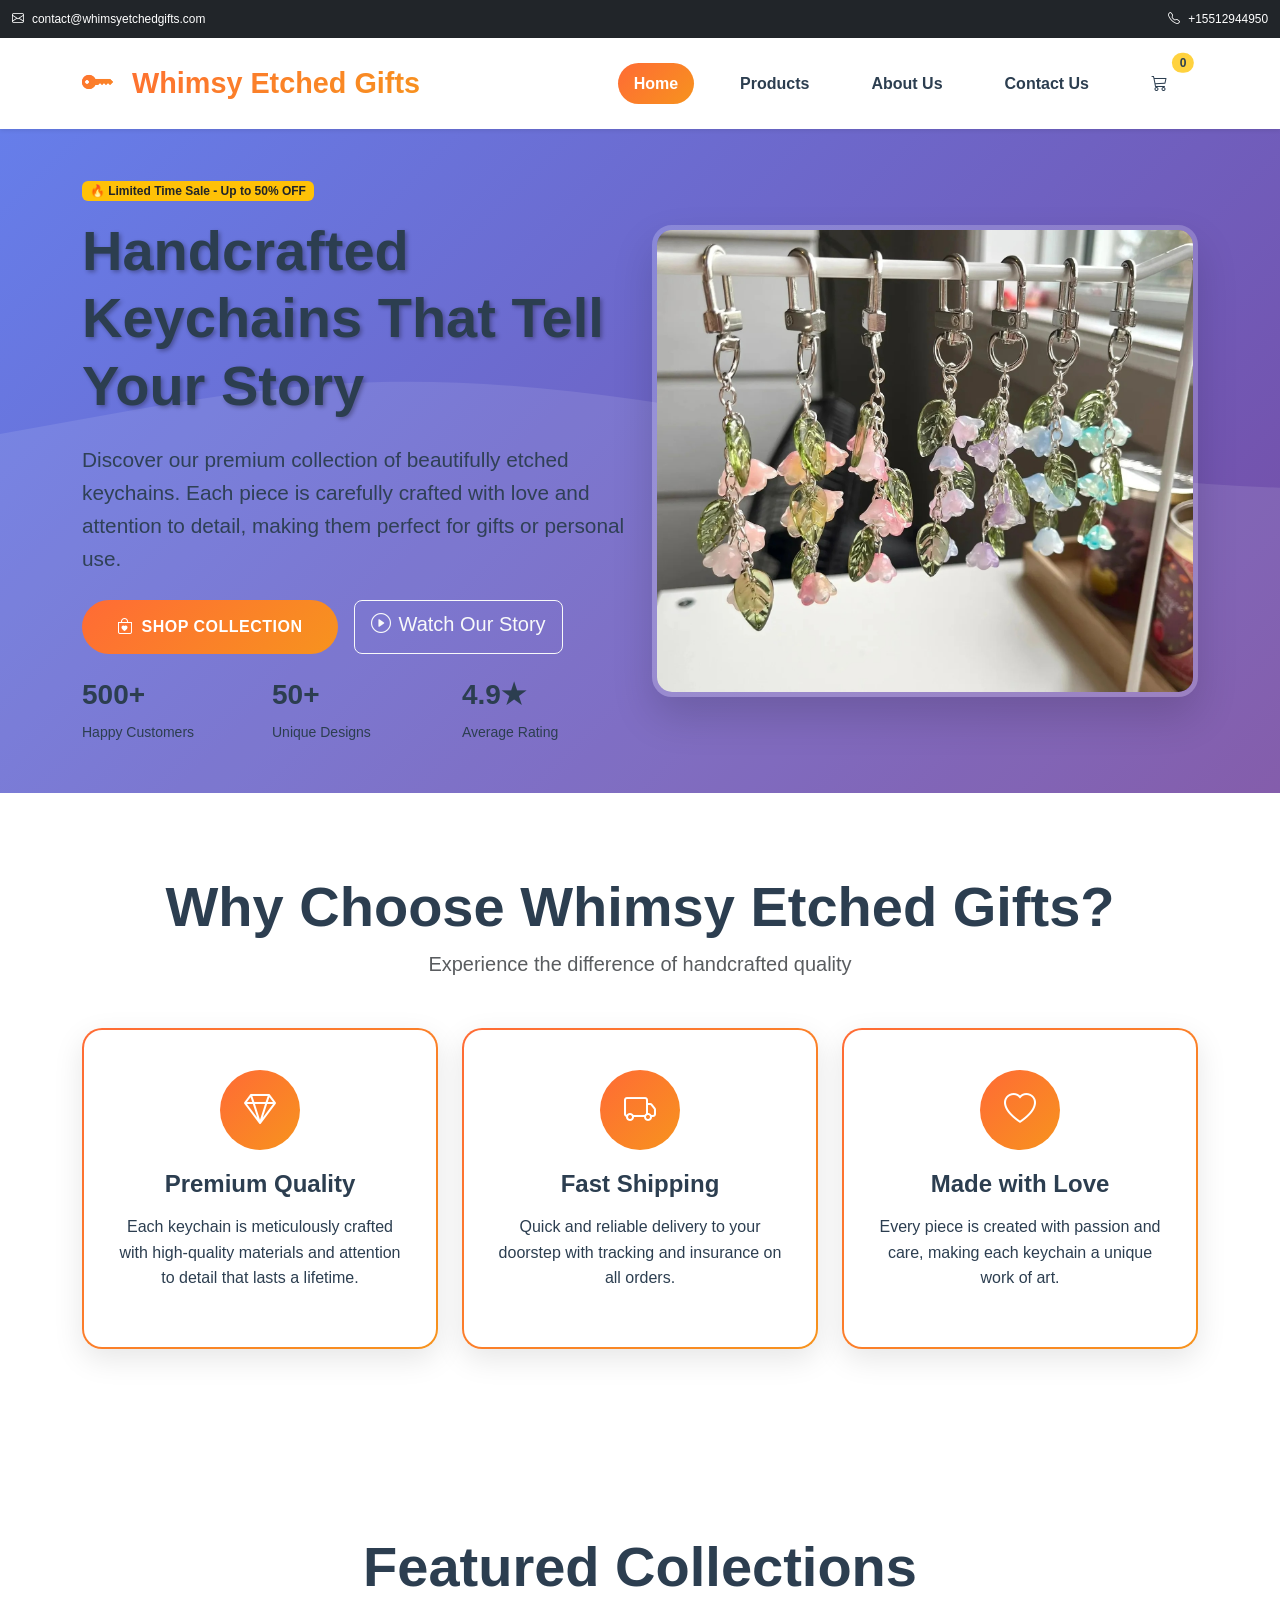
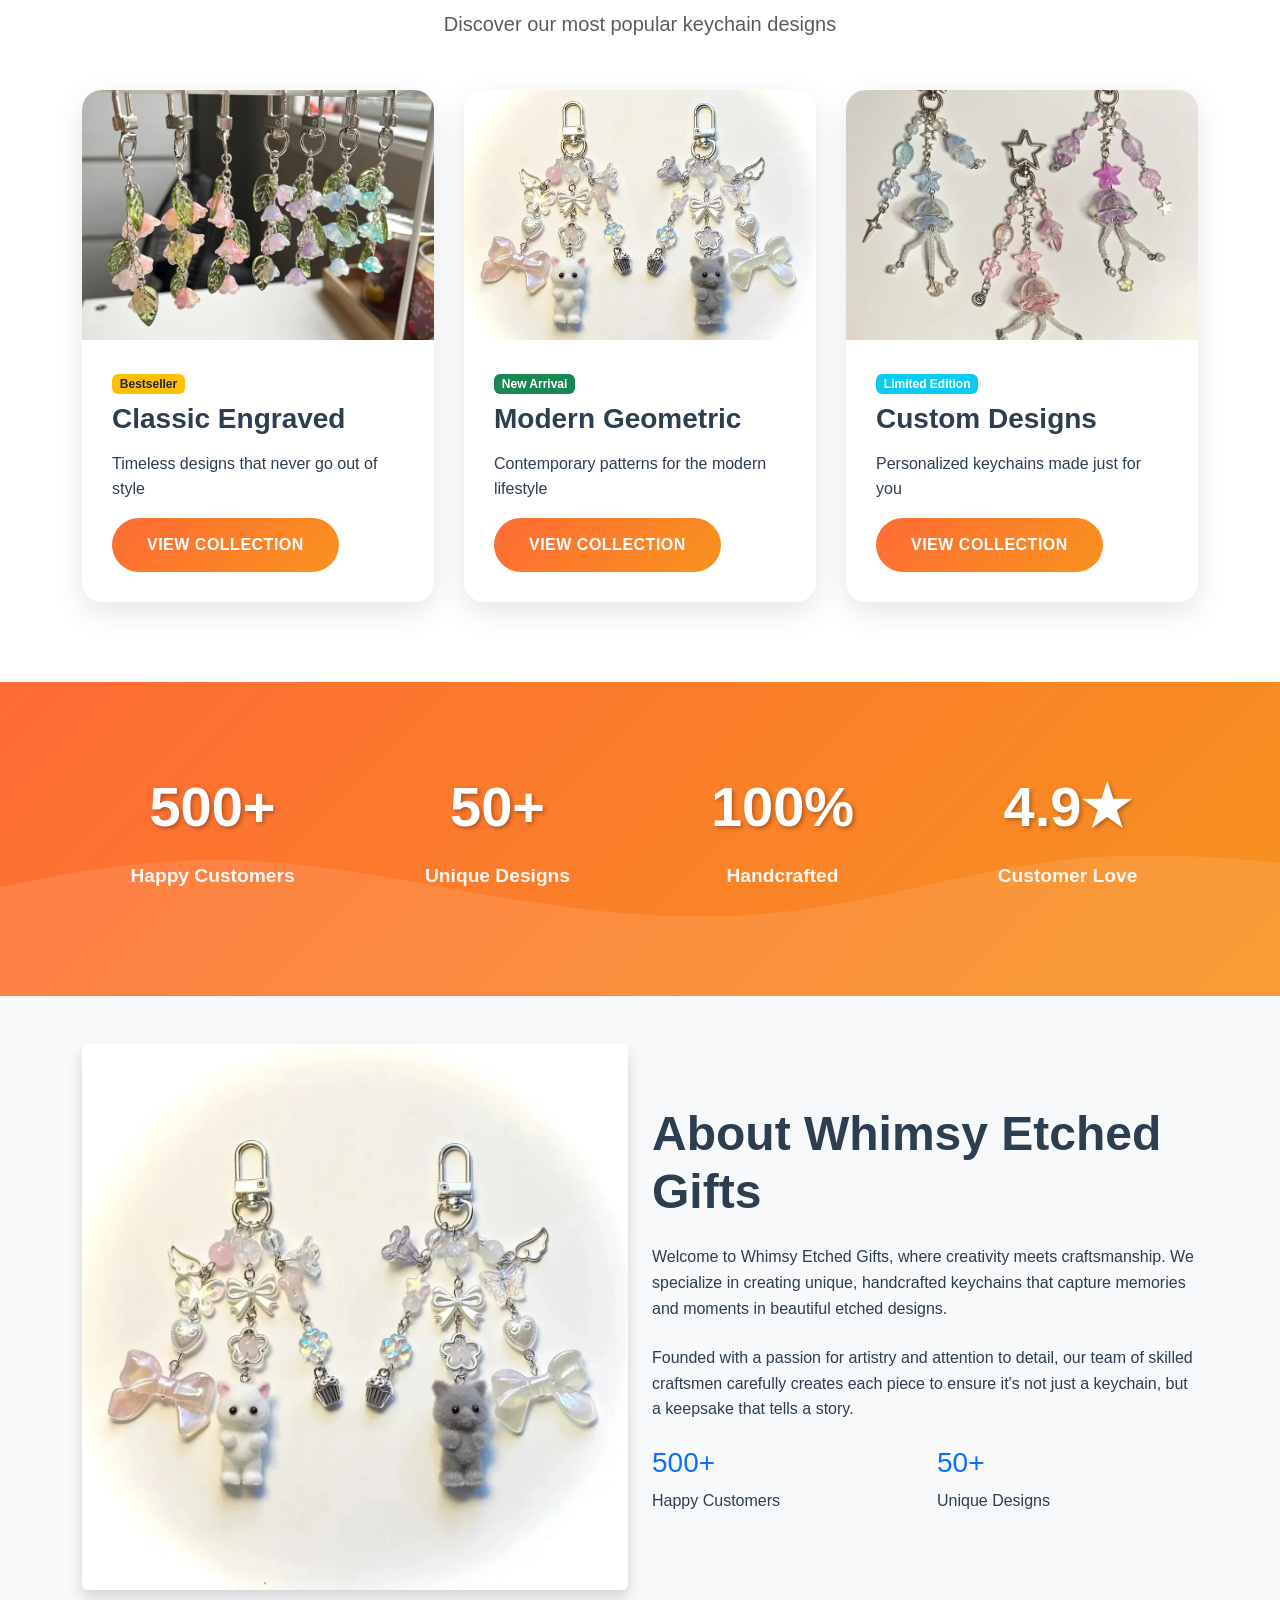
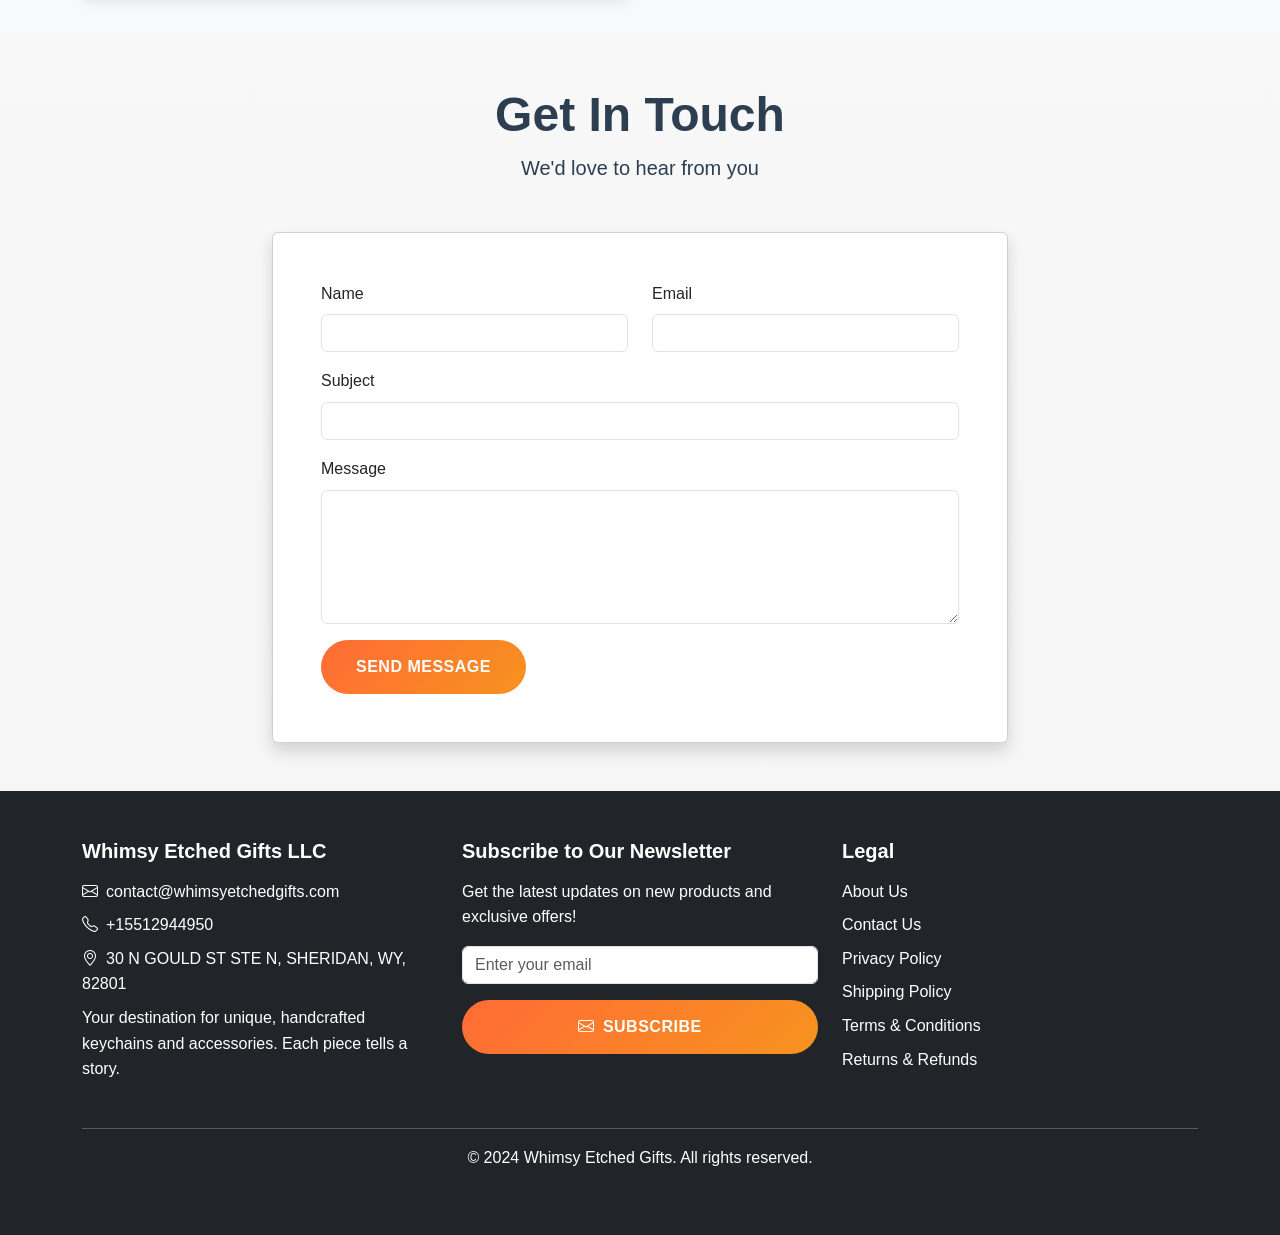
<file: index.html>
<!DOCTYPE html>
<html lang="en">
<head>
    <meta charset="UTF-8">
    <meta name="viewport" content="width=device-width, initial-scale=1.0">
    <title>Whimsy Etched Gifts - Unique Keychains & Accessories</title>
    
    <!-- Bootstrap CSS -->
    <link href="https://cdn.jsdelivr.net/npm/bootstrap@5.3.0/dist/css/bootstrap.min.css" rel="stylesheet">
    <!-- Bootstrap Icons -->
    <link rel="stylesheet" href="https://cdn.jsdelivr.net/npm/bootstrap-icons@1.11.0/font/bootstrap-icons.css">
    <!-- Custom CSS -->
    <link rel="stylesheet" href="css/style.css">
</head>
<body>
    <!-- Top Bar -->
    <div class="top-bar bg-dark text-white py-2">
        <div class="container">
            <div class="row align-items-center">
                <div class="col-md-6">
                    <small><i class="bi bi-envelope me-2"></i>contact@whimsyetchedgifts.com</small>
                </div>
                <div class="col-md-6 text-md-end">
                    <small><i class="bi bi-telephone me-2"></i>+15512944950</small>
                </div>
            </div>
        </div>
    </div>

    <!-- Navigation -->
    <nav class="navbar navbar-expand-lg navbar-light bg-white shadow-sm sticky-top">
        <div class="container">
            <a class="navbar-brand fw-bold text-primary" href="index.html">
                <i class="bi bi-key-fill me-2"></i>Whimsy Etched Gifts
            </a>
            
            <button class="navbar-toggler" type="button" data-bs-toggle="collapse" data-bs-target="#navbarNav">
                <span class="navbar-toggler-icon"></span>
            </button>
            
            <div class="collapse navbar-collapse" id="navbarNav">
                <ul class="navbar-nav ms-auto">
                    <li class="nav-item">
                        <a class="nav-link active" href="index.html">Home</a>
                    </li>
                    <li class="nav-item">
                        <a class="nav-link" href="products.html">Products</a>
                    </li>
                    <li class="nav-item">
                        <a class="nav-link" href="about.html">About Us</a>
                    </li>
                    <li class="nav-item">
                        <a class="nav-link" href="contact.html">Contact Us</a>
                    </li>
                    <li class="nav-item">
                        <a class="nav-link position-relative" href="cart.html">
                            <i class="bi bi-cart3"></i>
                            <span class="position-absolute top-0 start-100 translate-middle badge rounded-pill bg-danger" id="cart-count">0</span>
                        </a>
                    </li>
                </ul>
            </div>
        </div>
    </nav>

    <!-- Hero Section -->
    <section class="hero-section py-5">
        <div class="container">
            <div class="row align-items-center">
                <div class="col-lg-6 hero-content">
                    <div class="badge bg-warning text-dark mb-3">🔥 Limited Time Sale - Up to 50% OFF</div>
                    <h1 class="display-2 fw-bold mb-4">Handcrafted Keychains That Tell Your Story</h1>
                    <p class="lead mb-4">Discover our premium collection of beautifully etched keychains. Each piece is carefully crafted with love and attention to detail, making them perfect for gifts or personal use.</p>
                    <div class="d-flex gap-3 mb-4">
                        <a href="products.html" class="btn btn-primary btn-lg">
                            <i class="bi bi-bag-heart me-2"></i>Shop Collection
                        </a>
                        <a href="#showcase" class="btn btn-outline-light btn-lg">
                            <i class="bi bi-play-circle me-2"></i>Watch Our Story
                        </a>
                    </div>
                    <div class="hero-stats">
                        <div class="row">
                            <div class="col-4">
                                <h3 class="fw-bold">500+</h3>
                                <small>Happy Customers</small>
                            </div>
                            <div class="col-4">
                                <h3 class="fw-bold">50+</h3>
                                <small>Unique Designs</small>
                            </div>
                            <div class="col-4">
                                <h3 class="fw-bold">4.9★</h3>
                                <small>Average Rating</small>
                            </div>
                        </div>
                    </div>
                </div>
                <div class="col-lg-6">
                    <div class="hero-image">
                        <img src="SP1/main_images/main-image-1.jpeg" alt="Featured Keychain" class="img-fluid">
                    </div>
                </div>
            </div>
        </div>
    </section>

    <!-- Features Section -->
    <section class="feature-section">
        <div class="container">
            <div class="text-center mb-5">
                <h2 class="display-4 fw-bold">Why Choose Whimsy Etched Gifts?</h2>
                <p class="lead text-muted">Experience the difference of handcrafted quality</p>
            </div>
            <div class="row">
                <div class="col-md-4 mb-4">
                    <div class="feature-card">
                        <div class="feature-icon">
                            <i class="bi bi-gem"></i>
                        </div>
                        <h4>Premium Quality</h4>
                        <p>Each keychain is meticulously crafted with high-quality materials and attention to detail that lasts a lifetime.</p>
                    </div>
                </div>
                <div class="col-md-4 mb-4">
                    <div class="feature-card">
                        <div class="feature-icon">
                            <i class="bi bi-truck"></i>
                        </div>
                        <h4>Fast Shipping</h4>
                        <p>Quick and reliable delivery to your doorstep with tracking and insurance on all orders.</p>
                    </div>
                </div>
                <div class="col-md-4 mb-4">
                    <div class="feature-card">
                        <div class="feature-icon">
                            <i class="bi bi-heart"></i>
                        </div>
                        <h4>Made with Love</h4>
                        <p>Every piece is created with passion and care, making each keychain a unique work of art.</p>
                    </div>
                </div>
            </div>
        </div>
    </section>

    <!-- Home Showcase Section -->
    <section id="showcase" class="home-showcase">
        <div class="container">
            <div class="text-center mb-5">
                <h2 class="display-4 fw-bold">Featured Collections</h2>
                <p class="lead text-muted">Discover our most popular keychain designs</p>
            </div>
            <div class="showcase-grid">
                <div class="showcase-item">
                    <img src="SP1/main_images/main-image-1.jpeg" alt="Classic Collection">
                    <div class="showcase-content">
                        <span class="badge bg-warning text-dark mb-2">Bestseller</span>
                        <h3>Classic Engraved</h3>
                        <p>Timeless designs that never go out of style</p>
                        <a href="products.html" class="btn btn-primary btn-sm">View Collection</a>
                    </div>
                </div>
                <div class="showcase-item">
                    <img src="SP2/main_images/main-image-1.jpeg" alt="Modern Collection">
                    <div class="showcase-content">
                        <span class="badge bg-success mb-2">New Arrival</span>
                        <h3>Modern Geometric</h3>
                        <p>Contemporary patterns for the modern lifestyle</p>
                        <a href="products.html" class="btn btn-primary btn-sm">View Collection</a>
                    </div>
                </div>
                <div class="showcase-item">
                    <img src="SP3/main_images/main-image-1.jpeg" alt="Custom Collection">
                    <div class="showcase-content">
                        <span class="badge bg-info mb-2">Limited Edition</span>
                        <h3>Custom Designs</h3>
                        <p>Personalized keychains made just for you</p>
                        <a href="products.html" class="btn btn-primary btn-sm">View Collection</a>
                    </div>
                </div>
            </div>
        </div>
    </section>

    <!-- Stats Section -->
    <section class="stats-section">
        <div class="container">
            <div class="row">
                <div class="col-md-3 col-6 mb-4">
                    <div class="stat-item">
                        <div class="stat-number">500+</div>
                        <div class="stat-label">Happy Customers</div>
                    </div>
                </div>
                <div class="col-md-3 col-6 mb-4">
                    <div class="stat-item">
                        <div class="stat-number">50+</div>
                        <div class="stat-label">Unique Designs</div>
                    </div>
                </div>
                <div class="col-md-3 col-6 mb-4">
                    <div class="stat-item">
                        <div class="stat-number">100%</div>
                        <div class="stat-label">Handcrafted</div>
                    </div>
                </div>
                <div class="col-md-3 col-6 mb-4">
                    <div class="stat-item">
                        <div class="stat-number">4.9★</div>
                        <div class="stat-label">Customer Love</div>
                    </div>
                </div>
            </div>
        </div>
    </section>

    <!-- About Us Section -->
    <section id="about" class="py-5 bg-light">
        <div class="container">
            <div class="row align-items-center">
                <div class="col-lg-6">
                    <img src="SP2/main_images/main-image-1.jpeg" alt="About Us" class="img-fluid rounded shadow">
                </div>
                <div class="col-lg-6">
                    <h2 class="display-5 fw-bold mb-4">About Whimsy Etched Gifts</h2>
                    <p class="mb-4">Welcome to Whimsy Etched Gifts, where creativity meets craftsmanship. We specialize in creating unique, handcrafted keychains that capture memories and moments in beautiful etched designs.</p>
                    <p class="mb-4">Founded with a passion for artistry and attention to detail, our team of skilled craftsmen carefully creates each piece to ensure it's not just a keychain, but a keepsake that tells a story.</p>
                    <div class="row mt-4">
                        <div class="col-6">
                            <h3 class="text-primary">500+</h3>
                            <p>Happy Customers</p>
                        </div>
                        <div class="col-6">
                            <h3 class="text-primary">50+</h3>
                            <p>Unique Designs</p>
                        </div>
                    </div>
                </div>
            </div>
        </div>
    </section>

    <!-- Contact Us Section -->
    <section id="contact" class="py-5">
        <div class="container">
            <div class="text-center mb-5">
                <h2 class="display-5 fw-bold">Get In Touch</h2>
                <p class="lead">We'd love to hear from you</p>
            </div>
            
            <div class="row">
                <div class="col-lg-8 mx-auto">
                    <div class="card shadow">
                        <div class="card-body p-5">
                            <form id="contact-form">
                                <div class="row">
                                    <div class="col-md-6 mb-3">
                                        <label for="name" class="form-label">Name</label>
                                        <input type="text" class="form-control" id="name" required>
                                    </div>
                                    <div class="col-md-6 mb-3">
                                        <label for="email" class="form-label">Email</label>
                                        <input type="email" class="form-control" id="email" required>
                                    </div>
                                </div>
                                <div class="mb-3">
                                    <label for="subject" class="form-label">Subject</label>
                                    <input type="text" class="form-control" id="subject" required>
                                </div>
                                <div class="mb-3">
                                    <label for="message" class="form-label">Message</label>
                                    <textarea class="form-control" id="message" rows="5" required></textarea>
                                </div>
                                <button type="submit" class="btn btn-primary btn-lg">Send Message</button>
                            </form>
                        </div>
                    </div>
                </div>
            </div>
        </div>
    </section>

    <!-- Cart Section (Hidden by default) -->
    <section id="cart-section" class="py-5 bg-light" style="display: none;">
        <div class="container">
            <div class="text-center mb-5">
                <h2 class="display-5 fw-bold">Shopping Cart</h2>
                <p class="lead">Review your selected items</p>
            </div>
            
            <div class="row">
                <div class="col-lg-8">
                    <div id="cart-items">
                        <!-- Cart items will be loaded here -->
                    </div>
                </div>
                <div class="col-lg-4">
                    <div class="card">
                        <div class="card-body">
                            <h5 class="card-title">Order Summary</h5>
                            <div class="d-flex justify-content-between mb-2">
                                <span>Subtotal:</span>
                                <span id="cart-subtotal">$0.00</span>
                            </div>
                            <div class="d-flex justify-content-between mb-2">
                                <span>Shipping:</span>
                                <span>$5.00</span>
                            </div>
                            <div class="d-flex justify-content-between mb-3">
                                <span>Tax:</span>
                                <span id="cart-tax">$0.00</span>
                            </div>
                            <hr>
                            <div class="d-flex justify-content-between mb-3">
                                <h5>Total:</h5>
                                <h5 id="cart-total">$0.00</h5>
                            </div>
                            <button class="btn btn-primary btn-lg w-100">Proceed to Checkout</button>
                        </div>
                    </div>
                </div>
            </div>
        </div>
    </section>

    <!-- Footer -->
    <footer class="bg-dark text-white py-5">
        <div class="container">
            <div class="row">
                <div class="col-lg-4 mb-4">
                    <h5 class="mb-3">Whimsy Etched Gifts LLC</h5>
                    <p class="mb-2"><i class="bi bi-envelope me-2"></i>contact@whimsyetchedgifts.com</p>
                    <p class="mb-2"><i class="bi bi-telephone me-2"></i>+15512944950</p>
                    <p class="mb-2"><i class="bi bi-geo-alt me-2"></i>30 N GOULD ST STE N, SHERIDAN, WY, 82801</p>
                    <p class="mb-0">Your destination for unique, handcrafted keychains and accessories. Each piece tells a story.</p>
                </div>
                <div class="col-lg-4 mb-4">
                    <h5 class="mb-3">Subscribe to Our Newsletter</h5>
                    <p class="mb-3">Get the latest updates on new products and exclusive offers!</p>
                    <form id="subscribe-form">
                        <div class="mb-3">
                            <input type="email" class="form-control" id="subscribe-email" placeholder="Enter your email" required>
                        </div>
                        <button type="submit" class="btn btn-primary w-100">
                            <i class="bi bi-envelope me-2"></i>Subscribe
                        </button>
                    </form>
                </div>
                <div class="col-lg-4 mb-4">
                    <h5 class="mb-3">Legal</h5>
                    <ul class="list-unstyled">
                        <li class="mb-2"><a href="about.html" class="text-white text-decoration-none">About Us</a></li>
                        <li class="mb-2"><a href="contact.html" class="text-white text-decoration-none">Contact Us</a></li>
                        <li class="mb-2"><a href="privacy-policy.html" class="text-white text-decoration-none">Privacy Policy</a></li>
                        <li class="mb-2"><a href="shipping-policy.html" class="text-white text-decoration-none">Shipping Policy</a></li>
                        <li class="mb-2"><a href="terms-conditions.html" class="text-white text-decoration-none">Terms & Conditions</a></li>
                        <li class="mb-2"><a href="returns-refunds.html" class="text-white text-decoration-none">Returns & Refunds</a></li>
                    </ul>
                </div>
            </div>
            <hr class="bg-white">
            <div class="text-center">
                <p>&copy; 2024 Whimsy Etched Gifts. All rights reserved.</p>
            </div>
        </div>
    </footer>

    <!-- Bootstrap JS -->
    <script src="https://cdn.jsdelivr.net/npm/bootstrap@5.3.0/dist/js/bootstrap.bundle.min.js"></script>
    <!-- Custom JS -->
    <script src="js/script.js"></script>
</body>
</html>
</file>
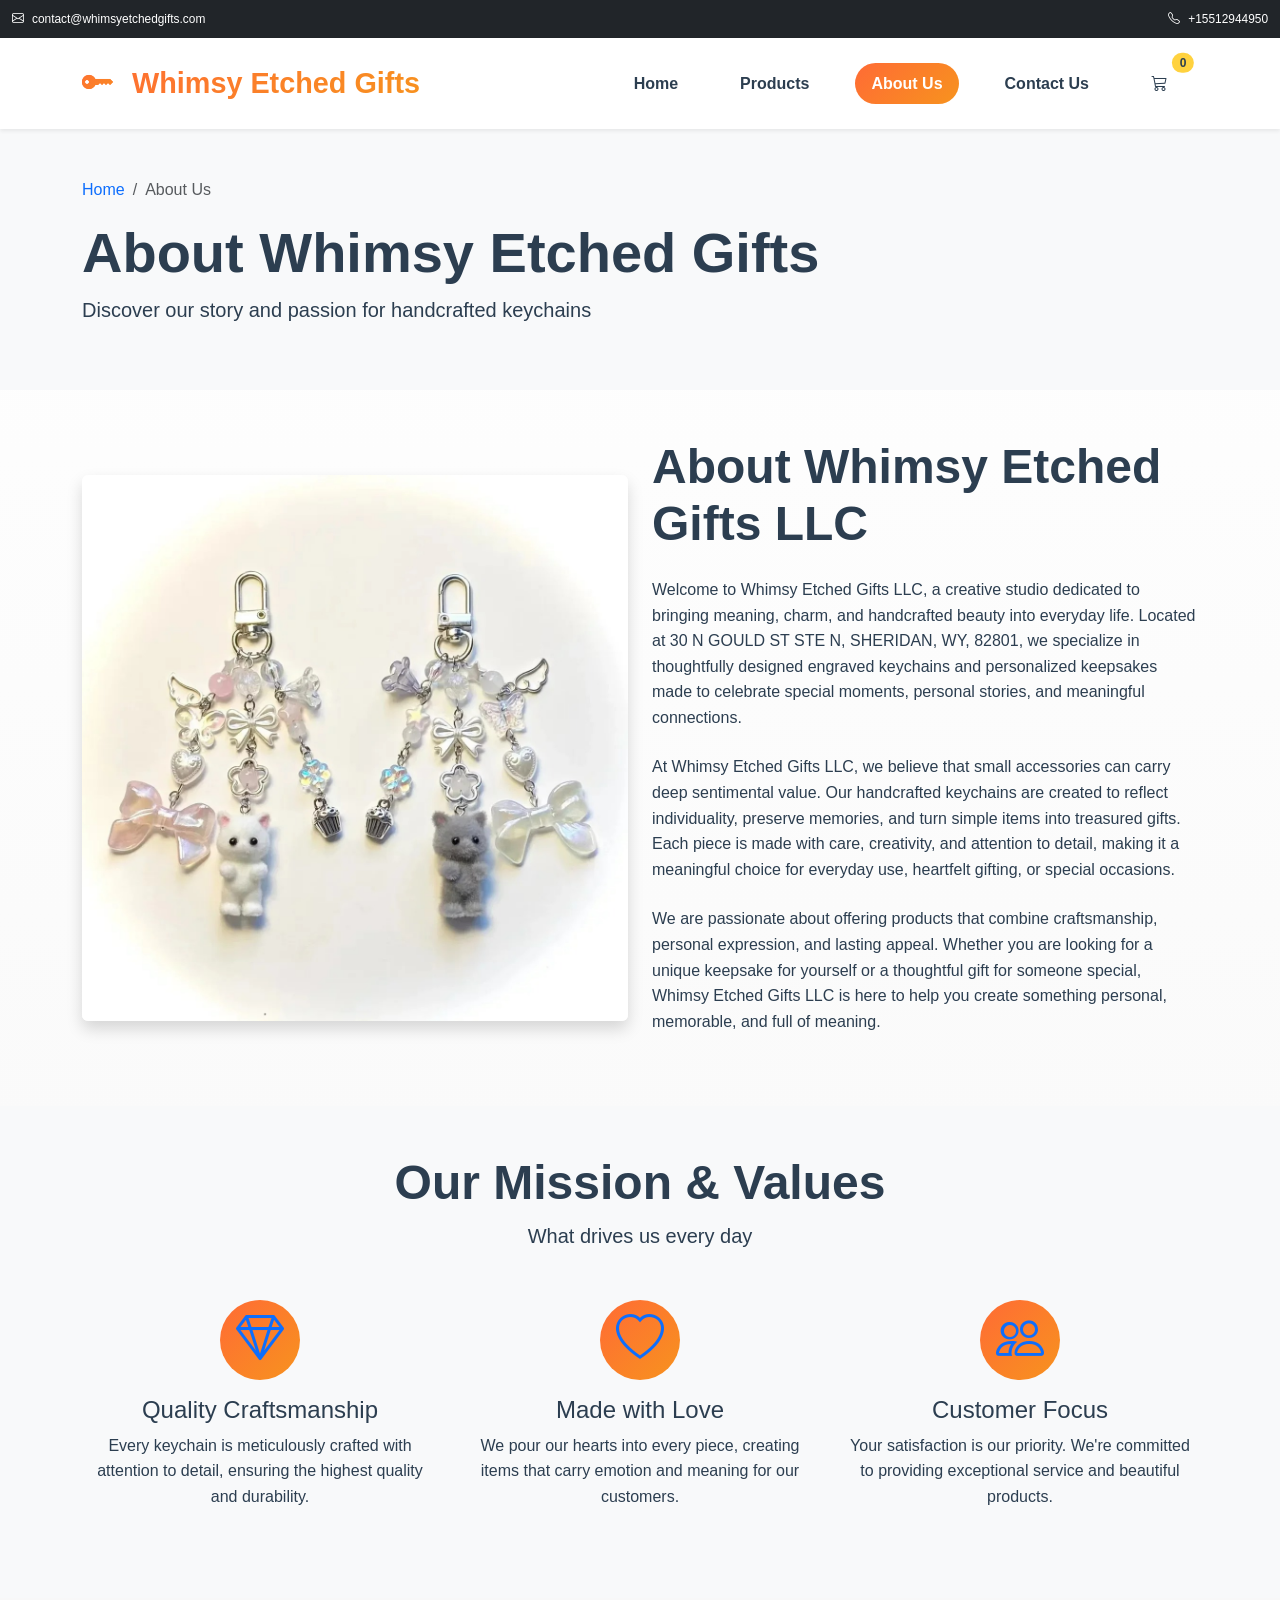
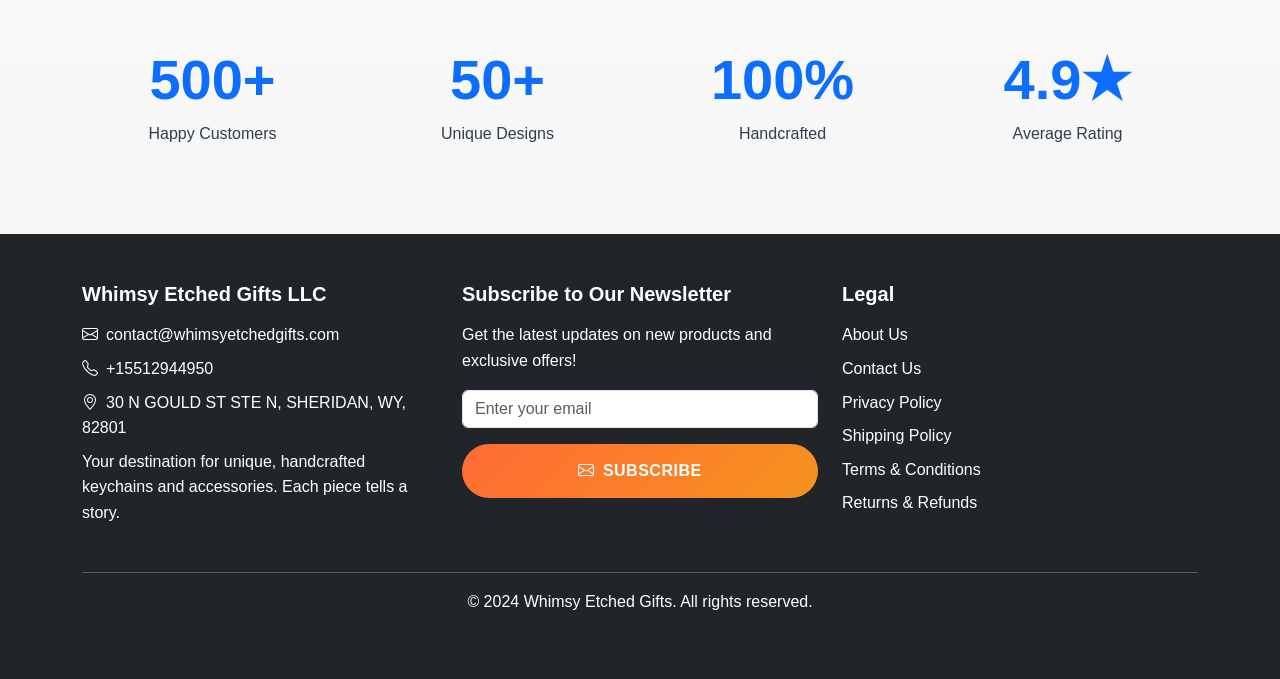
<file: about.html>
<!DOCTYPE html>
<html lang="en">
<head>
    <meta charset="UTF-8">
    <meta name="viewport" content="width=device-width, initial-scale=1.0">
    <title>About Us - Whimsy Etched Gifts</title>
    
    <!-- Bootstrap CSS -->
    <link href="https://cdn.jsdelivr.net/npm/bootstrap@5.3.0/dist/css/bootstrap.min.css" rel="stylesheet">
    <!-- Bootstrap Icons -->
    <link rel="stylesheet" href="https://cdn.jsdelivr.net/npm/bootstrap-icons@1.11.0/font/bootstrap-icons.css">
    <!-- Custom CSS -->
    <link rel="stylesheet" href="css/style.css">
</head>
<body>
    <!-- Top Bar -->
    <div class="top-bar bg-dark text-white py-2">
        <div class="container">
            <div class="row align-items-center">
                <div class="col-md-6">
                    <small><i class="bi bi-envelope me-2"></i>contact@whimsyetchedgifts.com</small>
                </div>
                <div class="col-md-6 text-md-end">
                    <small><i class="bi bi-telephone me-2"></i>+15512944950</small>
                </div>
            </div>
        </div>
    </div>

    <!-- Navigation -->
    <nav class="navbar navbar-expand-lg navbar-light bg-white shadow-sm sticky-top">
        <div class="container">
            <a class="navbar-brand fw-bold text-primary" href="index.html">
                <i class="bi bi-key-fill me-2"></i>Whimsy Etched Gifts
            </a>
            
            <button class="navbar-toggler" type="button" data-bs-toggle="collapse" data-bs-target="#navbarNav">
                <span class="navbar-toggler-icon"></span>
            </button>
            
            <div class="collapse navbar-collapse" id="navbarNav">
                <ul class="navbar-nav ms-auto">
                    <li class="nav-item">
                        <a class="nav-link" href="index.html">Home</a>
                    </li>
                    <li class="nav-item">
                        <a class="nav-link" href="products.html">Products</a>
                    </li>
                    <li class="nav-item">
                        <a class="nav-link active" href="about.html">About Us</a>
                    </li>
                    <li class="nav-item">
                        <a class="nav-link" href="contact.html">Contact Us</a>
                    </li>
                    <li class="nav-item">
                        <a class="nav-link position-relative" href="cart.html">
                            <i class="bi bi-cart3"></i>
                            <span class="position-absolute top-0 start-100 translate-middle badge rounded-pill bg-danger" id="cart-count">0</span>
                        </a>
                    </li>
                </ul>
            </div>
        </div>
    </nav>

    <!-- Page Header -->
    <section class="py-5 bg-light">
        <div class="container">
            <div class="row">
                <div class="col-12">
                    <nav aria-label="breadcrumb">
                        <ol class="breadcrumb">
                            <li class="breadcrumb-item"><a href="index.html" class="text-decoration-none">Home</a></li>
                            <li class="breadcrumb-item active">About Us</li>
                        </ol>
                    </nav>
                    <h1 class="display-4 fw-bold">About Whimsy Etched Gifts</h1>
                    <p class="lead">Discover our story and passion for handcrafted keychains</p>
                </div>
            </div>
        </div>
    </section>

    <!-- About Hero Section -->
    <section class="py-5">
        <div class="container">
            <div class="row align-items-center">
                <div class="col-lg-6">
                    <img src="SP2/main_images/main-image-1.jpeg" alt="About Us" class="img-fluid rounded shadow">
                </div>
                <div class="col-lg-6">
                    <h2 class="display-5 fw-bold mb-4">About Whimsy Etched Gifts LLC</h2>
                    <p class="mb-4">Welcome to Whimsy Etched Gifts LLC, a creative studio dedicated to bringing meaning, charm, and handcrafted beauty into everyday life. Located at 30 N GOULD ST STE N, SHERIDAN, WY, 82801, we specialize in thoughtfully designed engraved keychains and personalized keepsakes made to celebrate special moments, personal stories, and meaningful connections.</p>
                    <p class="mb-4">At Whimsy Etched Gifts LLC, we believe that small accessories can carry deep sentimental value. Our handcrafted keychains are created to reflect individuality, preserve memories, and turn simple items into treasured gifts. Each piece is made with care, creativity, and attention to detail, making it a meaningful choice for everyday use, heartfelt gifting, or special occasions.</p>
                    <p class="mb-4">We are passionate about offering products that combine craftsmanship, personal expression, and lasting appeal. Whether you are looking for a unique keepsake for yourself or a thoughtful gift for someone special, Whimsy Etched Gifts LLC is here to help you create something personal, memorable, and full of meaning.</p>
                </div>
            </div>
        </div>
    </section>

    <!-- Mission & Values -->
    <section class="py-5 bg-light">
        <div class="container">
            <div class="text-center mb-5">
                <h2 class="display-5 fw-bold">Our Mission & Values</h2>
                <p class="lead">What drives us every day</p>
            </div>
            
            <div class="row">
                <div class="col-md-4 mb-4">
                    <div class="text-center">
                        <div class="feature-icon text-primary mb-3">
                            <i class="bi bi-gem" style="font-size: 3rem;"></i>
                        </div>
                        <h4>Quality Craftsmanship</h4>
                        <p>Every keychain is meticulously crafted with attention to detail, ensuring the highest quality and durability.</p>
                    </div>
                </div>
                <div class="col-md-4 mb-4">
                    <div class="text-center">
                        <div class="feature-icon text-primary mb-3">
                            <i class="bi bi-heart" style="font-size: 3rem;"></i>
                        </div>
                        <h4>Made with Love</h4>
                        <p>We pour our hearts into every piece, creating items that carry emotion and meaning for our customers.</p>
                    </div>
                </div>
                <div class="col-md-4 mb-4">
                    <div class="text-center">
                        <div class="feature-icon text-primary mb-3">
                            <i class="bi bi-people" style="font-size: 3rem;"></i>
                        </div>
                        <h4>Customer Focus</h4>
                        <p>Your satisfaction is our priority. We're committed to providing exceptional service and beautiful products.</p>
                    </div>
                </div>
            </div>
        </div>
    </section>

    <!-- Stats Section -->
    <section class="py-5">
        <div class="container">
            <div class="row text-center">
                <div class="col-md-3 mb-4">
                    <h2 class="display-4 fw-bold text-primary">500+</h2>
                    <p>Happy Customers</p>
                </div>
                <div class="col-md-3 mb-4">
                    <h2 class="display-4 fw-bold text-primary">50+</h2>
                    <p>Unique Designs</p>
                </div>
                <div class="col-md-3 mb-4">
                    <h2 class="display-4 fw-bold text-primary">100%</h2>
                    <p>Handcrafted</p>
                </div>
                <div class="col-md-3 mb-4">
                    <h2 class="display-4 fw-bold text-primary">4.9★</h2>
                    <p>Average Rating</p>
                </div>
            </div>
        </div>
    </section>
    <!-- Footer -->
    <footer class="bg-dark text-white py-5">
        <div class="container">
            <div class="row">
                <div class="col-lg-4 mb-4">
                    <h5 class="mb-3">Whimsy Etched Gifts LLC</h5>
                    <p class="mb-2"><i class="bi bi-envelope me-2"></i>contact@whimsyetchedgifts.com</p>
                    <p class="mb-2"><i class="bi bi-telephone me-2"></i>+15512944950</p>
                    <p class="mb-2"><i class="bi bi-geo-alt me-2"></i>30 N GOULD ST STE N, SHERIDAN, WY, 82801</p>
                    <p class="mb-0">Your destination for unique, handcrafted keychains and accessories. Each piece tells a story.</p>
                </div>
                <div class="col-lg-4 mb-4">
                    <h5 class="mb-3">Subscribe to Our Newsletter</h5>
                    <p class="mb-3">Get the latest updates on new products and exclusive offers!</p>
                    <form id="subscribe-form">
                        <div class="mb-3">
                            <input type="email" class="form-control" id="subscribe-email" placeholder="Enter your email" required>
                        </div>
                        <button type="submit" class="btn btn-primary w-100">
                            <i class="bi bi-envelope me-2"></i>Subscribe
                        </button>
                    </form>
                </div>
                <div class="col-lg-4 mb-4">
                    <h5 class="mb-3">Legal</h5>
                    <ul class="list-unstyled">
                        <li class="mb-2"><a href="about.html" class="text-white text-decoration-none">About Us</a></li>
                        <li class="mb-2"><a href="contact.html" class="text-white text-decoration-none">Contact Us</a></li>
                        <li class="mb-2"><a href="privacy-policy.html" class="text-white text-decoration-none">Privacy Policy</a></li>
                        <li class="mb-2"><a href="shipping-policy.html" class="text-white text-decoration-none">Shipping Policy</a></li>
                        <li class="mb-2"><a href="terms-conditions.html" class="text-white text-decoration-none">Terms & Conditions</a></li>
                        <li class="mb-2"><a href="returns-refunds.html" class="text-white text-decoration-none">Returns & Refunds</a></li>
                    </ul>
                </div>
            </div>
            <hr class="bg-white">
            <div class="text-center">
                <p>&copy; 2024 Whimsy Etched Gifts. All rights reserved.</p>
            </div>
        </div>
    </footer>

    <!-- Bootstrap JS -->
    <script src="https://cdn.jsdelivr.net/npm/bootstrap@5.3.0/dist/js/bootstrap.bundle.min.js"></script>
    <!-- Custom JS -->
    <script src="js/script.js"></script>
</body>
</html>
</file>
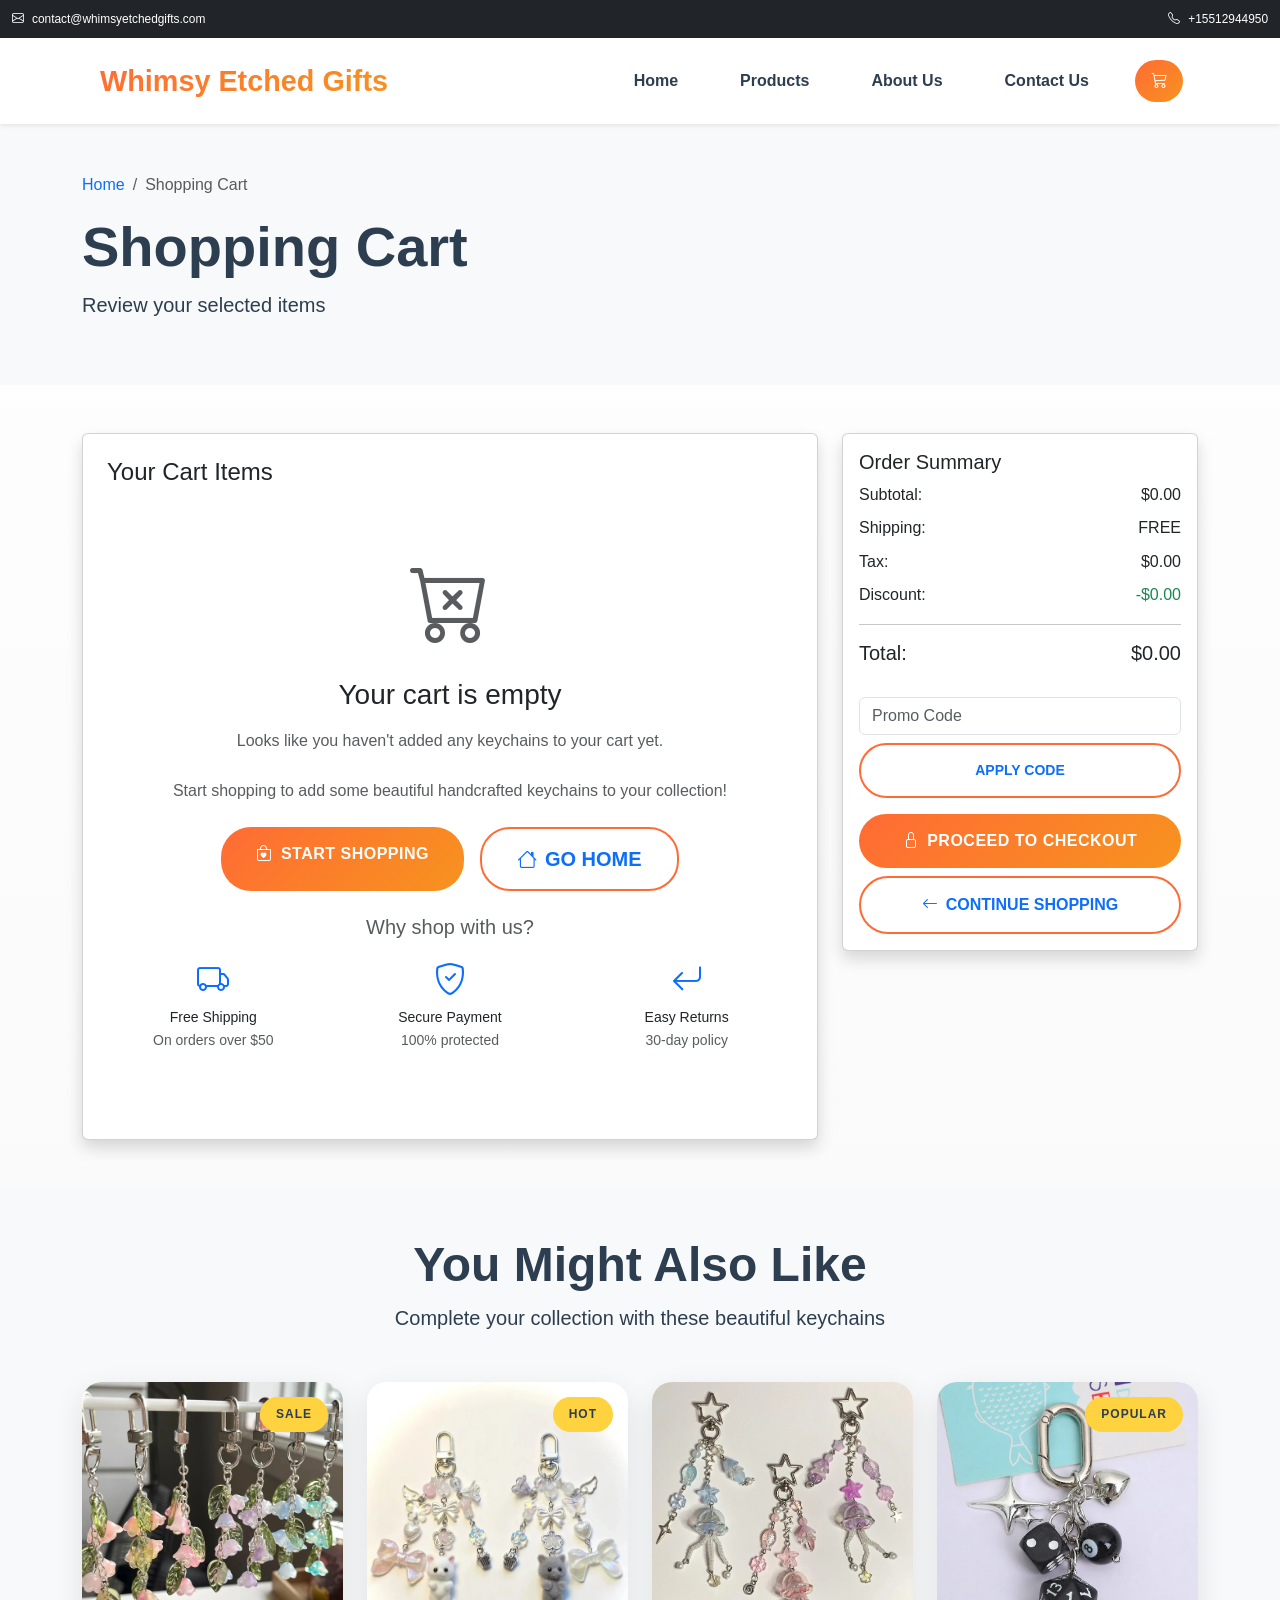
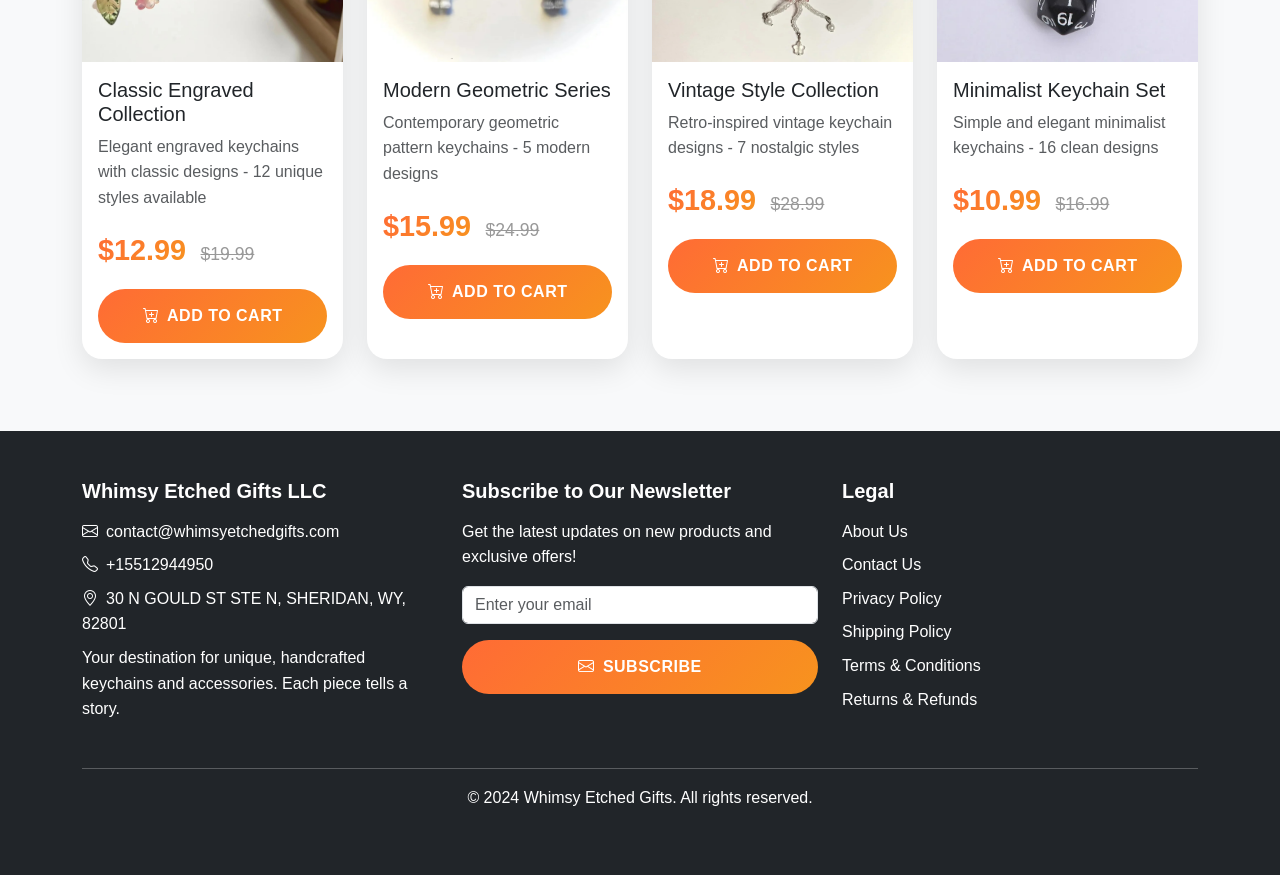
<file: cart.html>
<!DOCTYPE html>
<html lang="en">
<head>
    <meta charset="UTF-8">
    <meta name="viewport" content="width=device-width, initial-scale=1.0">
    <title>Shopping Cart - Whimsy Etched Gifts</title>
    
    <!-- Bootstrap CSS -->
    <link href="https://cdn.jsdelivr.net/npm/bootstrap@5.3.0/dist/css/bootstrap.min.css" rel="stylesheet">
    <!-- Bootstrap Icons -->
    <link rel="stylesheet" href="https://cdn.jsdelivr.net/npm/bootstrap-icons@1.11.0/font/bootstrap-icons.css">
    <!-- Custom CSS -->
    <link rel="stylesheet" href="css/style.css">
</head>
<body>
    <!-- Top Bar -->
    <div class="top-bar bg-dark text-white py-2">
        <div class="container">
            <div class="row align-items-center">
                <div class="col-md-6">
                    <small><i class="bi bi-envelope me-2"></i>contact@whimsyetchedgifts.com</small>
                </div>
                <div class="col-md-6 text-md-end">
                    <small><i class="bi bi-telephone me-2"></i>+15512944950</small>
                </div>
            </div>
        </div>
    </div>

    <!-- Navigation -->
    <nav class="navbar navbar-expand-lg navbar-light bg-white shadow-sm sticky-top">
        <div class="container">
            <a class="navbar-brand fw-bold text-primary" href="index.html">
                <i class="bi bi-gem-fill me-2"></i>Whimsy Etched Gifts
            </a>
            
            <button class="navbar-toggler" type="button" data-bs-toggle="collapse" data-bs-target="#navbarNav">
                <span class="navbar-toggler-icon"></span>
            </button>
            
            <div class="collapse navbar-collapse" id="navbarNav">
                <ul class="navbar-nav ms-auto">
                    <li class="nav-item">
                        <a class="nav-link" href="index.html">Home</a>
                    </li>
                    <li class="nav-item">
                        <a class="nav-link" href="products.html">Products</a>
                    </li>
                    <li class="nav-item">
                        <a class="nav-link" href="about.html">About Us</a>
                    </li>
                    <li class="nav-item">
                        <a class="nav-link" href="contact.html">Contact Us</a>
                    </li>
                    <li class="nav-item">
                        <a class="nav-link position-relative active" href="cart.html">
                            <i class="bi bi-cart3"></i>
                            <span class="position-absolute top-0 start-100 translate-middle badge rounded-pill bg-danger" id="cart-count">0</span>
                        </a>
                    </li>
                </ul>
            </div>
        </div>
    </nav>

    <!-- Page Header -->
    <section class="py-5 bg-light">
        <div class="container">
            <div class="row">
                <div class="col-12">
                    <nav aria-label="breadcrumb">
                        <ol class="breadcrumb">
                            <li class="breadcrumb-item"><a href="index.html" class="text-decoration-none">Home</a></li>
                            <li class="breadcrumb-item active">Shopping Cart</li>
                        </ol>
                    </nav>
                    <h1 class="display-4 fw-bold">Shopping Cart</h1>
                    <p class="lead">Review your selected items</p>
                </div>
            </div>
        </div>
    </section>

    <!-- Cart Section -->
    <section class="py-5">
        <div class="container">
            <div class="row">
                <div class="col-lg-8">
                    <div class="card shadow">
                        <div class="card-body p-4">
                            <h4 class="mb-4">Your Cart Items</h4>
                            <div id="cart-items">
                                <!-- Cart items will be loaded here by JavaScript -->
                            </div>
                        </div>
                    </div>
                </div>
                <div class="col-lg-4">
                    <div class="card shadow sticky-top" style="top: 100px;">
                        <div class="card-body">
                            <h5 class="card-title">Order Summary</h5>
                            <div class="d-flex justify-content-between mb-2">
                                <span>Subtotal:</span>
                                <span id="cart-subtotal">$0.00</span>
                            </div>
                            <div class="d-flex justify-content-between mb-2">
                                <span>Shipping:</span>
                                <span id="cart-shipping">$0.00</span>
                            </div>
                            <div class="d-flex justify-content-between mb-2">
                                <span>Tax:</span>
                                <span id="cart-tax">$0.00</span>
                            </div>
                            <div class="d-flex justify-content-between mb-3">
                                <span>Discount:</span>
                                <span id="cart-discount" class="text-success">-$0.00</span>
                            </div>
                            <hr>
                            <div class="d-flex justify-content-between mb-4">
                                <h5>Total:</h5>
                                <h5 id="cart-total">$0.00</h5>
                            </div>
                            <div class="mb-3">
                                <input type="text" class="form-control" placeholder="Promo Code" id="promo-code">
                                <button class="btn btn-outline-primary btn-sm w-100 mt-2" onclick="applyPromoCode()">Apply Code</button>
                            </div>
                            <button class="btn btn-primary btn-lg w-100" onclick="proceedToCheckout()">
                                <i class="bi bi-lock me-2"></i>Proceed to Checkout
                            </button>
                            <button class="btn btn-outline-primary w-100 mt-2" onclick="continueShopping()">
                                <i class="bi bi-arrow-left me-2"></i>Continue Shopping
                            </button>
                        </div>
                    </div>
                </div>
            </div>
        </div>
    </section>

    <!-- Recommended Products -->
    <section class="py-5 bg-light" id="recommended-section">
        <div class="container">
            <div class="text-center mb-5">
                <h2 class="display-5 fw-bold">You Might Also Like</h2>
                <p class="lead">Complete your collection with these beautiful keychains</p>
            </div>
            <div class="row" id="recommended-products">
                <!-- Recommended products will be loaded here -->
            </div>
        </div>
    </section>

    <!-- Footer -->
    <footer class="bg-dark text-white py-5">
        <div class="container">
            <div class="row">
                <div class="col-lg-4 mb-4">
                    <h5 class="mb-3">Whimsy Etched Gifts LLC</h5>
                    <p class="mb-2"><i class="bi bi-envelope me-2"></i>contact@whimsyetchedgifts.com</p>
                    <p class="mb-2"><i class="bi bi-telephone me-2"></i>+15512944950</p>
                    <p class="mb-2"><i class="bi bi-geo-alt me-2"></i>30 N GOULD ST STE N, SHERIDAN, WY, 82801</p>
                    <p class="mb-0">Your destination for unique, handcrafted keychains and accessories. Each piece tells a story.</p>
                </div>
                <div class="col-lg-4 mb-4">
                    <h5 class="mb-3">Subscribe to Our Newsletter</h5>
                    <p class="mb-3">Get the latest updates on new products and exclusive offers!</p>
                    <form id="subscribe-form">
                        <div class="mb-3">
                            <input type="email" class="form-control" id="subscribe-email" placeholder="Enter your email" required>
                        </div>
                        <button type="submit" class="btn btn-primary w-100">
                            <i class="bi bi-envelope me-2"></i>Subscribe
                        </button>
                    </form>
                </div>
                <div class="col-lg-4 mb-4">
                    <h5 class="mb-3">Legal</h5>
                    <ul class="list-unstyled">
                        <li class="mb-2"><a href="about.html" class="text-white text-decoration-none">About Us</a></li>
                        <li class="mb-2"><a href="contact.html" class="text-white text-decoration-none">Contact Us</a></li>
                        <li class="mb-2"><a href="privacy-policy.html" class="text-white text-decoration-none">Privacy Policy</a></li>
                        <li class="mb-2"><a href="shipping-policy.html" class="text-white text-decoration-none">Shipping Policy</a></li>
                        <li class="mb-2"><a href="terms-conditions.html" class="text-white text-decoration-none">Terms & Conditions</a></li>
                        <li class="mb-2"><a href="returns-refunds.html" class="text-white text-decoration-none">Returns & Refunds</a></li>
                    </ul>
                </div>
            </div>
            <hr class="bg-white">
            <div class="text-center">
                <p>&copy; 2024 Whimsy Etched Gifts. All rights reserved.</p>
            </div>
        </div>
    </footer>

    <!-- Bootstrap JS -->
    <script src="https://cdn.jsdelivr.net/npm/bootstrap@5.3.0/dist/js/bootstrap.bundle.min.js"></script>
    <!-- Custom JS -->
    <script src="js/cart.js"></script>
</body>
</html>
</file>
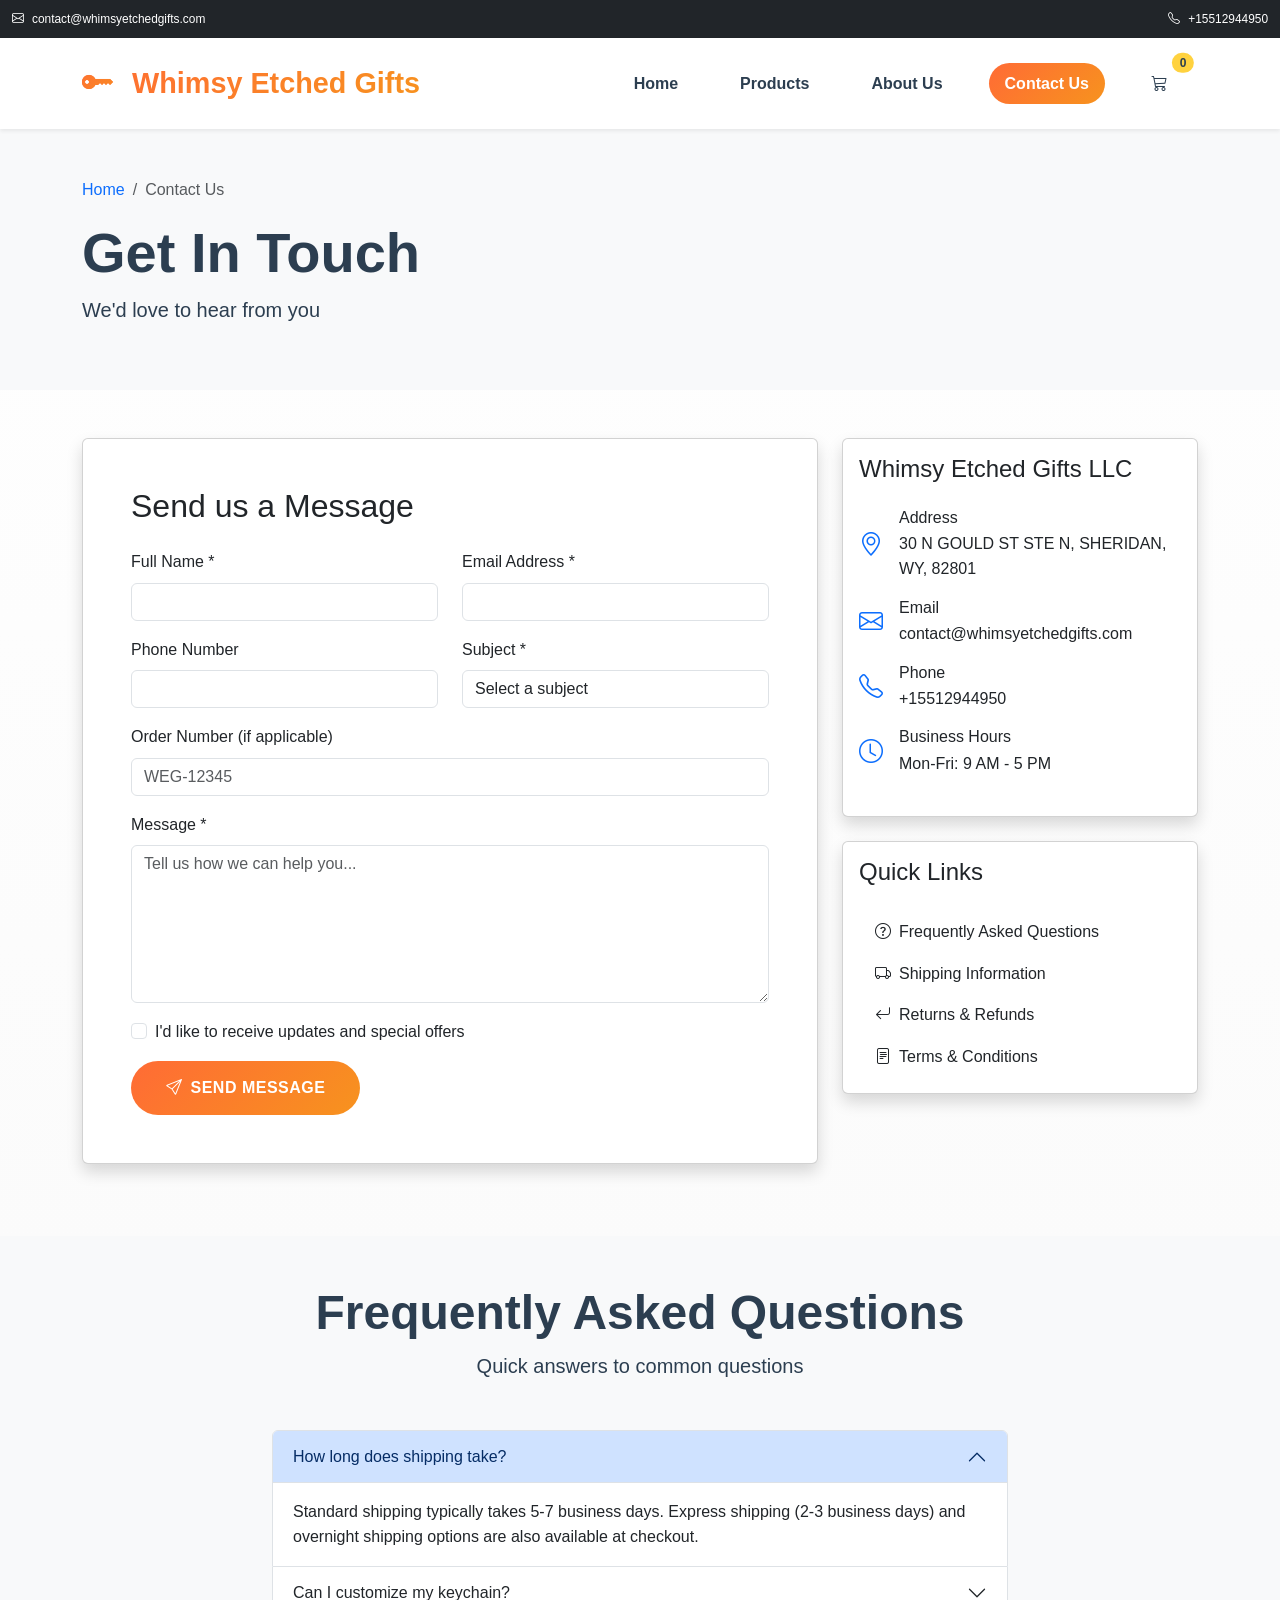
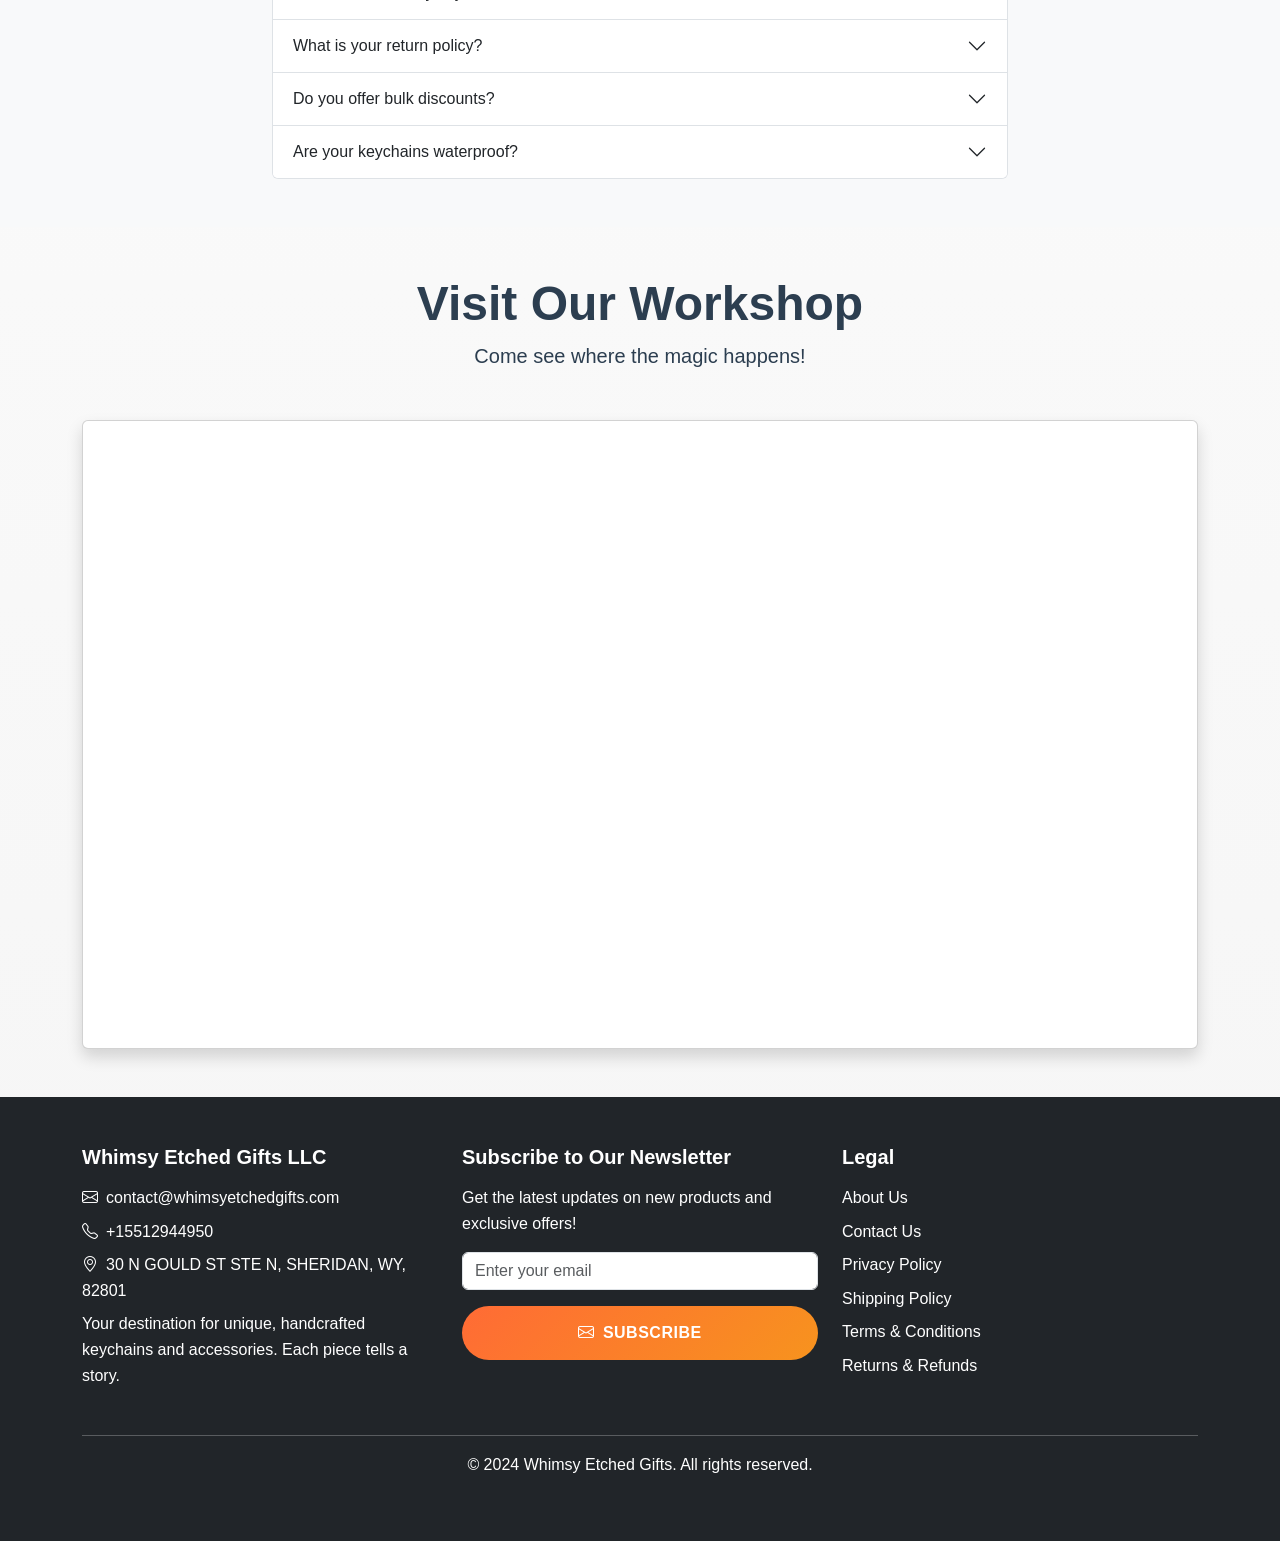
<file: contact.html>
<!DOCTYPE html>
<html lang="en">
<head>
    <meta charset="UTF-8">
    <meta name="viewport" content="width=device-width, initial-scale=1.0">
    <title>Contact Us - Whimsy Etched Gifts</title>
    
    <!-- Bootstrap CSS -->
    <link href="https://cdn.jsdelivr.net/npm/bootstrap@5.3.0/dist/css/bootstrap.min.css" rel="stylesheet">
    <!-- Bootstrap Icons -->
    <link rel="stylesheet" href="https://cdn.jsdelivr.net/npm/bootstrap-icons@1.11.0/font/bootstrap-icons.css">
    <!-- Custom CSS -->
    <link rel="stylesheet" href="css/style.css">
</head>
<body>
    <!-- Top Bar -->
    <div class="top-bar bg-dark text-white py-2">
        <div class="container">
            <div class="row align-items-center">
                <div class="col-md-6">
                    <small><i class="bi bi-envelope me-2"></i>contact@whimsyetchedgifts.com</small>
                </div>
                <div class="col-md-6 text-md-end">
                    <small><i class="bi bi-telephone me-2"></i>+15512944950</small>
                </div>
            </div>
        </div>
    </div>

    <!-- Navigation -->
    <nav class="navbar navbar-expand-lg navbar-light bg-white shadow-sm sticky-top">
        <div class="container">
            <a class="navbar-brand fw-bold text-primary" href="index.html">
                <i class="bi bi-key-fill me-2"></i>Whimsy Etched Gifts
            </a>
            
            <button class="navbar-toggler" type="button" data-bs-toggle="collapse" data-bs-target="#navbarNav">
                <span class="navbar-toggler-icon"></span>
            </button>
            
            <div class="collapse navbar-collapse" id="navbarNav">
                <ul class="navbar-nav ms-auto">
                    <li class="nav-item">
                        <a class="nav-link" href="index.html">Home</a>
                    </li>
                    <li class="nav-item">
                        <a class="nav-link" href="products.html">Products</a>
                    </li>
                    <li class="nav-item">
                        <a class="nav-link" href="about.html">About Us</a>
                    </li>
                    <li class="nav-item">
                        <a class="nav-link active" href="contact.html">Contact Us</a>
                    </li>
                    <li class="nav-item">
                        <a class="nav-link position-relative" href="cart.html">
                            <i class="bi bi-cart3"></i>
                            <span class="position-absolute top-0 start-100 translate-middle badge rounded-pill bg-danger" id="cart-count">0</span>
                        </a>
                    </li>
                </ul>
            </div>
        </div>
    </nav>

    <!-- Page Header -->
    <section class="py-5 bg-light">
        <div class="container">
            <div class="row">
                <div class="col-12">
                    <nav aria-label="breadcrumb">
                        <ol class="breadcrumb">
                            <li class="breadcrumb-item"><a href="index.html" class="text-decoration-none">Home</a></li>
                            <li class="breadcrumb-item active">Contact Us</li>
                        </ol>
                    </nav>
                    <h1 class="display-4 fw-bold">Get In Touch</h1>
                    <p class="lead">We'd love to hear from you</p>
                </div>
            </div>
        </div>
    </section>

    <!-- Contact Section -->
    <section class="py-5">
        <div class="container">
            <div class="row">
                <div class="col-lg-8 mb-4">
                    <div class="card shadow">
                        <div class="card-body p-5">
                            <h2 class="mb-4">Send us a Message</h2>
                            <form id="contact-form">
                                <div class="row">
                                    <div class="col-md-6 mb-3">
                                        <label for="name" class="form-label">Full Name *</label>
                                        <input type="text" class="form-control" id="name" required>
                                    </div>
                                    <div class="col-md-6 mb-3">
                                        <label for="email" class="form-label">Email Address *</label>
                                        <input type="email" class="form-control" id="email" required>
                                    </div>
                                </div>
                                <div class="row">
                                    <div class="col-md-6 mb-3">
                                        <label for="phone" class="form-label">Phone Number</label>
                                        <input type="tel" class="form-control" id="phone">
                                    </div>
                                    <div class="col-md-6 mb-3">
                                        <label for="subject" class="form-label">Subject *</label>
                                        <select class="form-control" id="subject" required>
                                            <option value="">Select a subject</option>
                                            <option value="general">General Inquiry</option>
                                            <option value="order">Order Status</option>
                                            <option value="product">Product Question</option>
                                            <option value="custom">Custom Order</option>
                                            <option value="return">Return/Refund</option>
                                            <option value="partnership">Partnership</option>
                                        </select>
                                    </div>
                                </div>
                                <div class="mb-3">
                                    <label for="order-number" class="form-label">Order Number (if applicable)</label>
                                    <input type="text" class="form-control" id="order-number" placeholder="WEG-12345">
                                </div>
                                <div class="mb-3">
                                    <label for="message" class="form-label">Message *</label>
                                    <textarea class="form-control" id="message" rows="6" required placeholder="Tell us how we can help you..."></textarea>
                                </div>
                                <div class="mb-3">
                                    <div class="form-check">
                                        <input class="form-check-input" type="checkbox" id="newsletter">
                                        <label class="form-check-label" for="newsletter">
                                            I'd like to receive updates and special offers
                                        </label>
                                    </div>
                                </div>
                                <button type="submit" class="btn btn-primary btn-lg">
                                    <i class="bi bi-send me-2"></i>Send Message
                                </button>
                            </form>
                        </div>
                    </div>
                </div>
                
                <div class="col-lg-4">
                    <!-- Contact Information -->
                    <div class="card shadow mb-4">
                        <div class="card-body">
                            <h4 class="mb-4">Whimsy Etched Gifts LLC</h4>
                            
                            <div class="contact-info mb-4">
                                <div class="d-flex align-items-center mb-3">
                                    <div class="text-primary me-3">
                                        <i class="bi bi-geo-alt" style="font-size: 1.5rem;"></i>
                                    </div>
                                    <div>
                                        <h6 class="mb-1">Address</h6>
                                        <p class="mb-0">30 N GOULD ST STE N, SHERIDAN, WY, 82801</p>
                                    </div>
                                </div>
                                
                                <div class="d-flex align-items-center mb-3">
                                    <div class="text-primary me-3">
                                        <i class="bi bi-envelope" style="font-size: 1.5rem;"></i>
                                    </div>
                                    <div>
                                        <h6 class="mb-1">Email</h6>
                                        <p class="mb-0">contact@whimsyetchedgifts.com</p>
                                    </div>
                                </div>
                                
                                <div class="d-flex align-items-center mb-3">
                                    <div class="text-primary me-3">
                                        <i class="bi bi-telephone" style="font-size: 1.5rem;"></i>
                                    </div>
                                    <div>
                                        <h6 class="mb-1">Phone</h6>
                                        <p class="mb-0">+15512944950</p>
                                    </div>
                                </div>
                                
                                <div class="d-flex align-items-center">
                                    <div class="text-primary me-3">
                                        <i class="bi bi-clock" style="font-size: 1.5rem;"></i>
                                    </div>
                                    <div>
                                        <h6 class="mb-1">Business Hours</h6>
                                        <p class="mb-0">Mon-Fri: 9 AM - 5 PM</p>
                                    </div>
                                </div>
                            </div>
                        </div>
                    </div>

                    <!-- Quick Links -->
                    <div class="card shadow mb-4">
                        <div class="card-body">
                            <h4 class="mb-4">Quick Links</h4>
                            <div class="list-group list-group-flush">
                                <a href="faq.html" class="list-group-item list-group-item-action border-0">
                                    <i class="bi bi-question-circle me-2"></i>Frequently Asked Questions
                                </a>
                                <a href="shipping-policy.html" class="list-group-item list-group-item-action border-0">
                                    <i class="bi bi-truck me-2"></i>Shipping Information
                                </a>
                                <a href="returns-refunds.html" class="list-group-item list-group-item-action border-0">
                                    <i class="bi bi-arrow-return-left me-2"></i>Returns & Refunds
                                </a>
                                <a href="terms-conditions.html" class="list-group-item list-group-item-action border-0">
                                    <i class="bi bi-file-text me-2"></i>Terms & Conditions
                                </a>
                            </div>
                        </div>
                    </div>
                </div>
            </div>
        </div>
    </section>

    <!-- FAQ Section -->
    <section class="py-5 bg-light">
        <div class="container">
            <div class="text-center mb-5">
                <h2 class="display-5 fw-bold">Frequently Asked Questions</h2>
                <p class="lead">Quick answers to common questions</p>
            </div>
            
            <div class="row justify-content-center">
                <div class="col-lg-8">
                    <div class="accordion" id="faqAccordion">
                        <div class="accordion-item">
                            <h2 class="accordion-header">
                                <button class="accordion-button" type="button" data-bs-toggle="collapse" data-bs-target="#faq1">
                                    How long does shipping take?
                                </button>
                            </h2>
                            <div id="faq1" class="accordion-collapse collapse show" data-bs-parent="#faqAccordion">
                                <div class="accordion-body">
                                    Standard shipping typically takes 5-7 business days. Express shipping (2-3 business days) and overnight shipping options are also available at checkout.
                                </div>
                            </div>
                        </div>
                        
                        <div class="accordion-item">
                            <h2 class="accordion-header">
                                <button class="accordion-button collapsed" type="button" data-bs-toggle="collapse" data-bs-target="#faq2">
                                    Can I customize my keychain?
                                </button>
                            </h2>
                            <div id="faq2" class="accordion-collapse collapse" data-bs-parent="#faqAccordion">
                                <div class="accordion-body">
                                    Yes! We offer custom keychain options. Contact us with your design ideas and we'll work with you to create the perfect personalized keychain.
                                </div>
                            </div>
                        </div>
                        
                        <div class="accordion-item">
                            <h2 class="accordion-header">
                                <button class="accordion-button collapsed" type="button" data-bs-toggle="collapse" data-bs-target="#faq3">
                                    What is your return policy?
                                </button>
                            </h2>
                            <div id="faq3" class="accordion-collapse collapse" data-bs-parent="#faqAccordion">
                                <div class="accordion-body">
                                    We offer a 30-day return policy for unused items in original packaging. Custom orders are non-returnable unless there's a manufacturing defect.
                                </div>
                            </div>
                        </div>
                        
                        <div class="accordion-item">
                            <h2 class="accordion-header">
                                <button class="accordion-button collapsed" type="button" data-bs-toggle="collapse" data-bs-target="#faq4">
                                    Do you offer bulk discounts?
                                </button>
                            </h2>
                            <div id="faq4" class="accordion-collapse collapse" data-bs-parent="#faqAccordion">
                                <div class="accordion-body">
                                    Yes! We offer discounts for bulk orders of 10+ keychains. Please contact us for a custom quote based on your specific needs.
                                </div>
                            </div>
                        </div>
                        
                        <div class="accordion-item">
                            <h2 class="accordion-header">
                                <button class="accordion-button collapsed" type="button" data-bs-toggle="collapse" data-bs-target="#faq5">
                                    Are your keychains waterproof?
                                </button>
                            </h2>
                            <div id="faq5" class="accordion-collapse collapse" data-bs-parent="#faqAccordion">
                                <div class="accordion-body">
                                    Our keychains are water-resistant but not fully waterproof. We recommend removing them before swimming or showering to maintain their quality.
                                </div>
                            </div>
                        </div>
                    </div>
                </div>
            </div>
        </div>
    </section>

    <!-- Map Section -->
    <section class="py-5">
        <div class="container">
            <div class="text-center mb-5">
                <h2 class="display-5 fw-bold">Visit Our Workshop</h2>
                <p class="lead">Come see where the magic happens!</p>
            </div>
            
            <div class="row">
                <div class="col-12">
                    <div class="card shadow">
                        <div class="card-body p-0">
                            <div class="ratio ratio-16x9">
                                <iframe src="https://www.google.com/maps/embed?pb=!1m18!1m12!1m3!1d3024.2219901290355!2d-74.00369368400567!3d40.71312937933039!2m3!1f0!2f0!3f0!3m2!1i1024!2i768!4f13.1!3m3!1m2!1s0x89c25a316bb9b3b5%3A0x4b5e5b5b5b5b5b5b!2s123%20Craft%20St%2C%20Artisan%20City%2C%20AC%2012345!5e0!3m2!1sen!2sus!4v1234567890" 
                                        style="border:0;" 
                                        allowfullscreen="" 
                                        loading="lazy">
                                </iframe>
                            </div>
                        </div>
                    </div>
                </div>
            </div>
        </div>
    </section>

    <!-- Cart Section (Hidden by default) -->
    <section id="cart-section" class="py-5 bg-light" style="display: none;">
        <div class="container">
            <div class="text-center mb-5">
                <h2 class="display-5 fw-bold">Shopping Cart</h2>
                <p class="lead">Review your selected items</p>
            </div>
            
            <div class="row">
                <div class="col-lg-8">
                    <div id="cart-items">
                        <!-- Cart items will be loaded here -->
                    </div>
                </div>
                <div class="col-lg-4">
                    <div class="card">
                        <div class="card-body">
                            <h5 class="card-title">Order Summary</h5>
                            <div class="d-flex justify-content-between mb-2">
                                <span>Subtotal:</span>
                                <span id="cart-subtotal">$0.00</span>
                            </div>
                            <div class="d-flex justify-content-between mb-2">
                                <span>Shipping:</span>
                                <span>$5.00</span>
                            </div>
                            <div class="d-flex justify-content-between mb-3">
                                <span>Tax:</span>
                                <span id="cart-tax">$0.00</span>
                            </div>
                            <hr>
                            <div class="d-flex justify-content-between mb-3">
                                <h5>Total:</h5>
                                <h5 id="cart-total">$0.00</h5>
                            </div>
                            <button class="btn btn-primary btn-lg w-100">Proceed to Checkout</button>
                        </div>
                    </div>
                </div>
            </div>
        </div>
    </section>

    <!-- Footer -->
    <footer class="bg-dark text-white py-5">
        <div class="container">
            <div class="row">
                <div class="col-lg-4 mb-4">
                    <h5 class="mb-3">Whimsy Etched Gifts LLC</h5>
                    <p class="mb-2"><i class="bi bi-envelope me-2"></i>contact@whimsyetchedgifts.com</p>
                    <p class="mb-2"><i class="bi bi-telephone me-2"></i>+15512944950</p>
                    <p class="mb-2"><i class="bi bi-geo-alt me-2"></i>30 N GOULD ST STE N, SHERIDAN, WY, 82801</p>
                    <p class="mb-0">Your destination for unique, handcrafted keychains and accessories. Each piece tells a story.</p>
                </div>
                <div class="col-lg-4 mb-4">
                    <h5 class="mb-3">Subscribe to Our Newsletter</h5>
                    <p class="mb-3">Get the latest updates on new products and exclusive offers!</p>
                    <form id="subscribe-form">
                        <div class="mb-3">
                            <input type="email" class="form-control" id="subscribe-email" placeholder="Enter your email" required>
                        </div>
                        <button type="submit" class="btn btn-primary w-100">
                            <i class="bi bi-envelope me-2"></i>Subscribe
                        </button>
                    </form>
                </div>
                <div class="col-lg-4 mb-4">
                    <h5 class="mb-3">Legal</h5>
                    <ul class="list-unstyled">
                        <li class="mb-2"><a href="about.html" class="text-white text-decoration-none">About Us</a></li>
                        <li class="mb-2"><a href="contact.html" class="text-white text-decoration-none">Contact Us</a></li>
                        <li class="mb-2"><a href="privacy-policy.html" class="text-white text-decoration-none">Privacy Policy</a></li>
                        <li class="mb-2"><a href="shipping-policy.html" class="text-white text-decoration-none">Shipping Policy</a></li>
                        <li class="mb-2"><a href="terms-conditions.html" class="text-white text-decoration-none">Terms & Conditions</a></li>
                        <li class="mb-2"><a href="returns-refunds.html" class="text-white text-decoration-none">Returns & Refunds</a></li>
                    </ul>
                </div>
            </div>
            <hr class="bg-white">
            <div class="text-center">
                <p>&copy; 2024 Whimsy Etched Gifts. All rights reserved.</p>
            </div>
        </div>
    </footer>

    <!-- Bootstrap JS -->
    <script src="https://cdn.jsdelivr.net/npm/bootstrap@5.3.0/dist/js/bootstrap.bundle.min.js"></script>
    <!-- Custom JS -->
    <script src="js/script.js"></script>
</body>
</html>
</file>
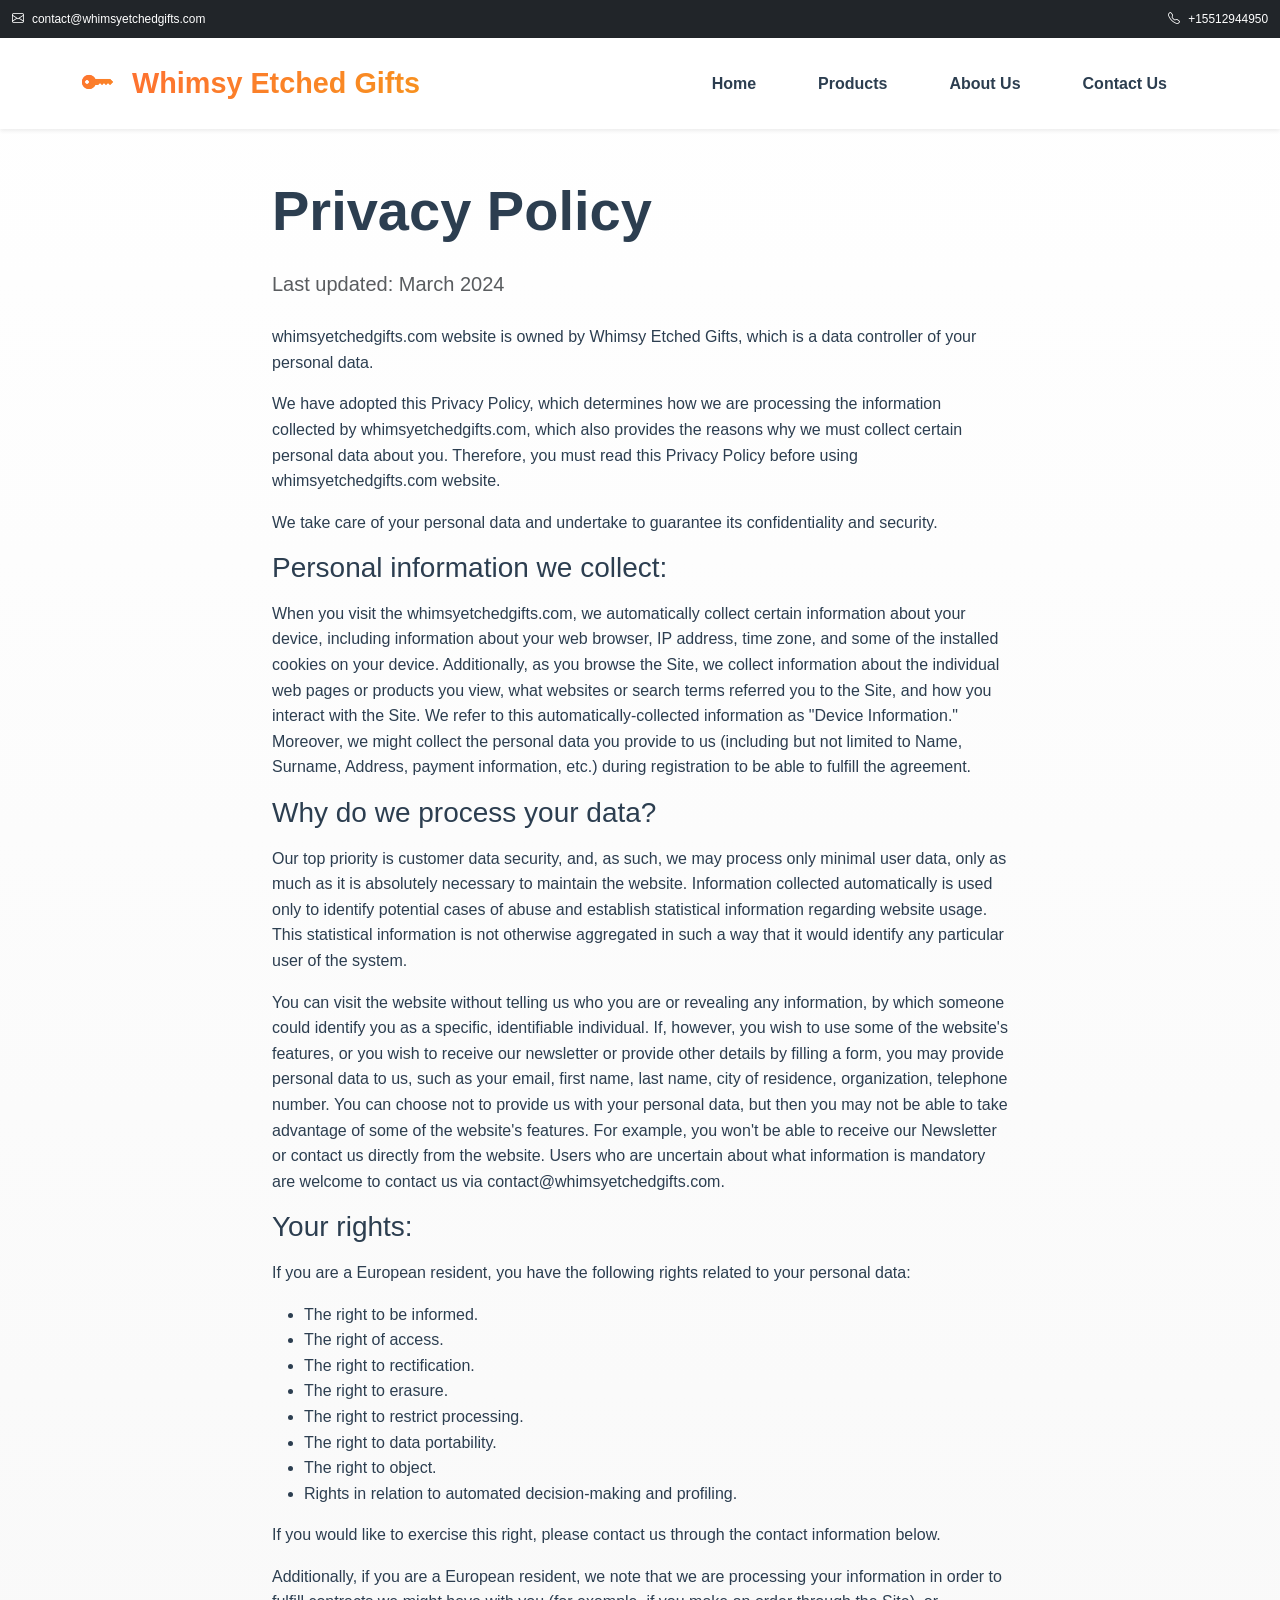
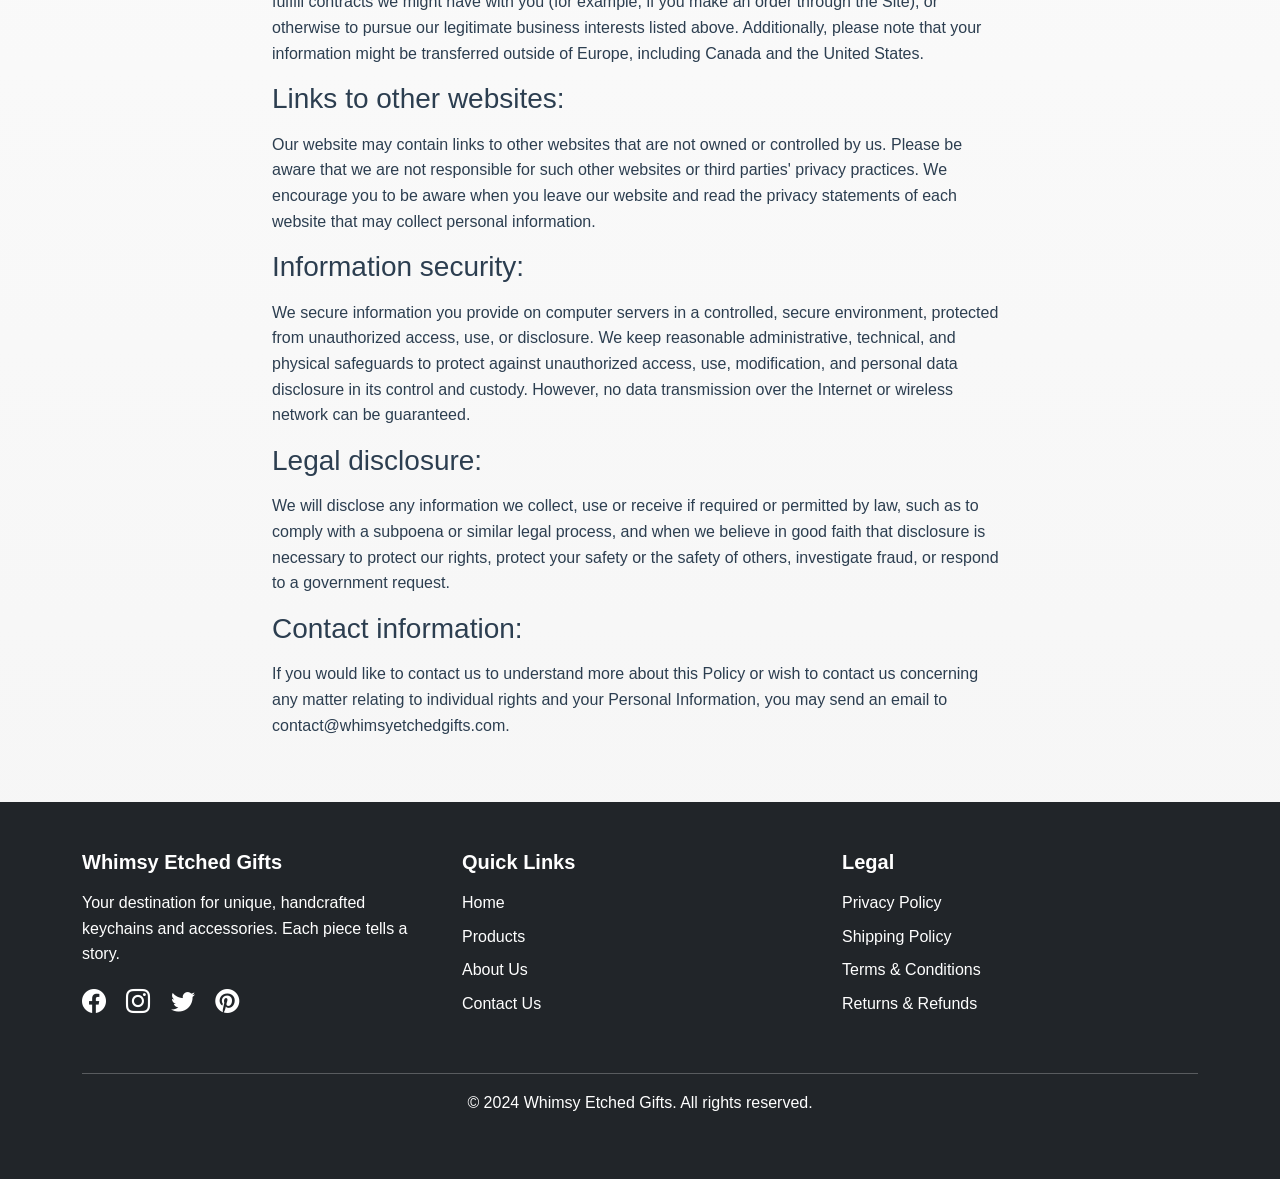
<file: privacy-policy.html>
<!DOCTYPE html>
<html lang="en">
<head>
    <meta charset="UTF-8">
    <meta name="viewport" content="width=device-width, initial-scale=1.0">
    <title>Privacy Policy - Whimsy Etched Gifts</title>
    
    <!-- Bootstrap CSS -->
    <link href="https://cdn.jsdelivr.net/npm/bootstrap@5.3.0/dist/css/bootstrap.min.css" rel="stylesheet">
    <!-- Bootstrap Icons -->
    <link rel="stylesheet" href="https://cdn.jsdelivr.net/npm/bootstrap-icons@1.11.0/font/bootstrap-icons.css">
    <!-- Custom CSS -->
    <link rel="stylesheet" href="css/style.css">
</head>
<body>
    <!-- Top Bar -->
    <div class="top-bar bg-dark text-white py-2">
        <div class="container">
            <div class="row align-items-center">
                <div class="col-md-6">
                    <small><i class="bi bi-envelope me-2"></i>contact@whimsyetchedgifts.com</small>
                </div>
                <div class="col-md-6 text-md-end">
                    <small><i class="bi bi-telephone me-2"></i>+15512944950</small>
                </div>
            </div>
        </div>
    </div>

    <!-- Navigation -->
    <nav class="navbar navbar-expand-lg navbar-light bg-white shadow-sm sticky-top">
        <div class="container">
            <a class="navbar-brand fw-bold text-primary" href="index.html">
                <i class="bi bi-key-fill me-2"></i>Whimsy Etched Gifts
            </a>
            
            <button class="navbar-toggler" type="button" data-bs-toggle="collapse" data-bs-target="#navbarNav">
                <span class="navbar-toggler-icon"></span>
            </button>
            
            <div class="collapse navbar-collapse" id="navbarNav">
                <ul class="navbar-nav ms-auto">
                    <li class="nav-item">
                        <a class="nav-link" href="index.html">Home</a>
                    </li>
                    <li class="nav-item">
                        <a class="nav-link" href="products.html">Products</a>
                    </li>
                    <li class="nav-item">
                        <a class="nav-link" href="about.html">About Us</a>
                    </li>
                    <li class="nav-item">
                        <a class="nav-link" href="contact.html">Contact Us</a>
                    </li>
                </ul>
            </div>
        </div>
    </nav>

    <!-- Privacy Policy Content -->
    <section class="py-5">
        <div class="container">
            <div class="row justify-content-center">
                <div class="col-lg-8">
                    <h1 class="display-4 fw-bold mb-4">Privacy Policy</h1>
                    <p class="lead text-muted mb-4">Last updated: March 2024</p>
                    
                    <div class="content-section">
                        <p>whimsyetchedgifts.com website is owned by Whimsy Etched Gifts, which is a data controller of your personal data.</p>
                        
                        <p>We have adopted this Privacy Policy, which determines how we are processing the information collected by whimsyetchedgifts.com, which also provides the reasons why we must collect certain personal data about you. Therefore, you must read this Privacy Policy before using whimsyetchedgifts.com website.</p>
                        
                        <p>We take care of your personal data and undertake to guarantee its confidentiality and security.</p>
                    </div>

                    <div class="content-section">
                        <h2 class="h3 mb-3">Personal information we collect:</h2>
                        <p>When you visit the whimsyetchedgifts.com, we automatically collect certain information about your device, including information about your web browser, IP address, time zone, and some of the installed cookies on your device. Additionally, as you browse the Site, we collect information about the individual web pages or products you view, what websites or search terms referred you to the Site, and how you interact with the Site. We refer to this automatically-collected information as "Device Information." Moreover, we might collect the personal data you provide to us (including but not limited to Name, Surname, Address, payment information, etc.) during registration to be able to fulfill the agreement.</p>
                    </div>

                    <div class="content-section">
                        <h2 class="h3 mb-3">Why do we process your data?</h2>
                        <p>Our top priority is customer data security, and, as such, we may process only minimal user data, only as much as it is absolutely necessary to maintain the website. Information collected automatically is used only to identify potential cases of abuse and establish statistical information regarding website usage. This statistical information is not otherwise aggregated in such a way that it would identify any particular user of the system.</p>
                        
                        <p>You can visit the website without telling us who you are or revealing any information, by which someone could identify you as a specific, identifiable individual. If, however, you wish to use some of the website's features, or you wish to receive our newsletter or provide other details by filling a form, you may provide personal data to us, such as your email, first name, last name, city of residence, organization, telephone number. You can choose not to provide us with your personal data, but then you may not be able to take advantage of some of the website's features. For example, you won't be able to receive our Newsletter or contact us directly from the website. Users who are uncertain about what information is mandatory are welcome to contact us via contact@whimsyetchedgifts.com.</p>
                    </div>

                    <div class="content-section">
                        <h2 class="h3 mb-3">Your rights:</h2>
                        <p>If you are a European resident, you have the following rights related to your personal data:</p>
                        <ul>
                            <li>The right to be informed.</li>
                            <li>The right of access.</li>
                            <li>The right to rectification.</li>
                            <li>The right to erasure.</li>
                            <li>The right to restrict processing.</li>
                            <li>The right to data portability.</li>
                            <li>The right to object.</li>
                            <li>Rights in relation to automated decision-making and profiling.</li>
                        </ul>
                        <p>If you would like to exercise this right, please contact us through the contact information below.</p>
                        
                        <p>Additionally, if you are a European resident, we note that we are processing your information in order to fulfill contracts we might have with you (for example, if you make an order through the Site), or otherwise to pursue our legitimate business interests listed above. Additionally, please note that your information might be transferred outside of Europe, including Canada and the United States.</p>
                    </div>

                    <div class="content-section">
                        <h2 class="h3 mb-3">Links to other websites:</h2>
                        <p>Our website may contain links to other websites that are not owned or controlled by us. Please be aware that we are not responsible for such other websites or third parties' privacy practices. We encourage you to be aware when you leave our website and read the privacy statements of each website that may collect personal information.</p>
                    </div>

                    <div class="content-section">
                        <h2 class="h3 mb-3">Information security:</h2>
                        <p>We secure information you provide on computer servers in a controlled, secure environment, protected from unauthorized access, use, or disclosure. We keep reasonable administrative, technical, and physical safeguards to protect against unauthorized access, use, modification, and personal data disclosure in its control and custody. However, no data transmission over the Internet or wireless network can be guaranteed.</p>
                    </div>

                    <div class="content-section">
                        <h2 class="h3 mb-3">Legal disclosure:</h2>
                        <p>We will disclose any information we collect, use or receive if required or permitted by law, such as to comply with a subpoena or similar legal process, and when we believe in good faith that disclosure is necessary to protect our rights, protect your safety or the safety of others, investigate fraud, or respond to a government request.</p>
                    </div>

                    <div class="content-section">
                        <h2 class="h3 mb-3">Contact information:</h2>
                        <p>If you would like to contact us to understand more about this Policy or wish to contact us concerning any matter relating to individual rights and your Personal Information, you may send an email to contact@whimsyetchedgifts.com.</p>
                    </div>
                </div>
            </div>
        </div>
    </section>

    <!-- Footer -->
    <footer class="bg-dark text-white py-5">
        <div class="container">
            <div class="row">
                <div class="col-lg-4 mb-4">
                    <h5 class="mb-3">Whimsy Etched Gifts</h5>
                    <p>Your destination for unique, handcrafted keychains and accessories. Each piece tells a story.</p>
                    <div class="social-links">
                        <a href="#" class="text-white me-3"><i class="bi bi-facebook"></i></a>
                        <a href="#" class="text-white me-3"><i class="bi bi-instagram"></i></a>
                        <a href="#" class="text-white me-3"><i class="bi bi-twitter"></i></a>
                        <a href="#" class="text-white"><i class="bi bi-pinterest"></i></a>
                    </div>
                </div>
                <div class="col-lg-4 mb-4">
                    <h5 class="mb-3">Quick Links</h5>
                    <ul class="list-unstyled">
                        <li class="mb-2"><a href="index.html" class="text-white text-decoration-none">Home</a></li>
                        <li class="mb-2"><a href="products.html" class="text-white text-decoration-none">Products</a></li>
                        <li class="mb-2"><a href="about.html" class="text-white text-decoration-none">About Us</a></li>
                        <li class="mb-2"><a href="contact.html" class="text-white text-decoration-none">Contact Us</a></li>
                    </ul>
                </div>
                <div class="col-lg-4 mb-4">
                    <h5 class="mb-3">Legal</h5>
                    <ul class="list-unstyled">
                        <li class="mb-2"><a href="privacy-policy.html" class="text-white text-decoration-none">Privacy Policy</a></li>
                        <li class="mb-2"><a href="shipping-policy.html" class="text-white text-decoration-none">Shipping Policy</a></li>
                        <li class="mb-2"><a href="terms-conditions.html" class="text-white text-decoration-none">Terms & Conditions</a></li>
                        <li class="mb-2"><a href="returns-refunds.html" class="text-white text-decoration-none">Returns & Refunds</a></li>
                    </ul>
                </div>
            </div>
            <hr class="bg-white">
            <div class="text-center">
                <p>&copy; 2024 Whimsy Etched Gifts. All rights reserved.</p>
            </div>
        </div>
    </footer>

    <!-- Bootstrap JS -->
    <script src="https://cdn.jsdelivr.net/npm/bootstrap@5.3.0/dist/js/bootstrap.bundle.min.js"></script>
</body>
</html>
</file>
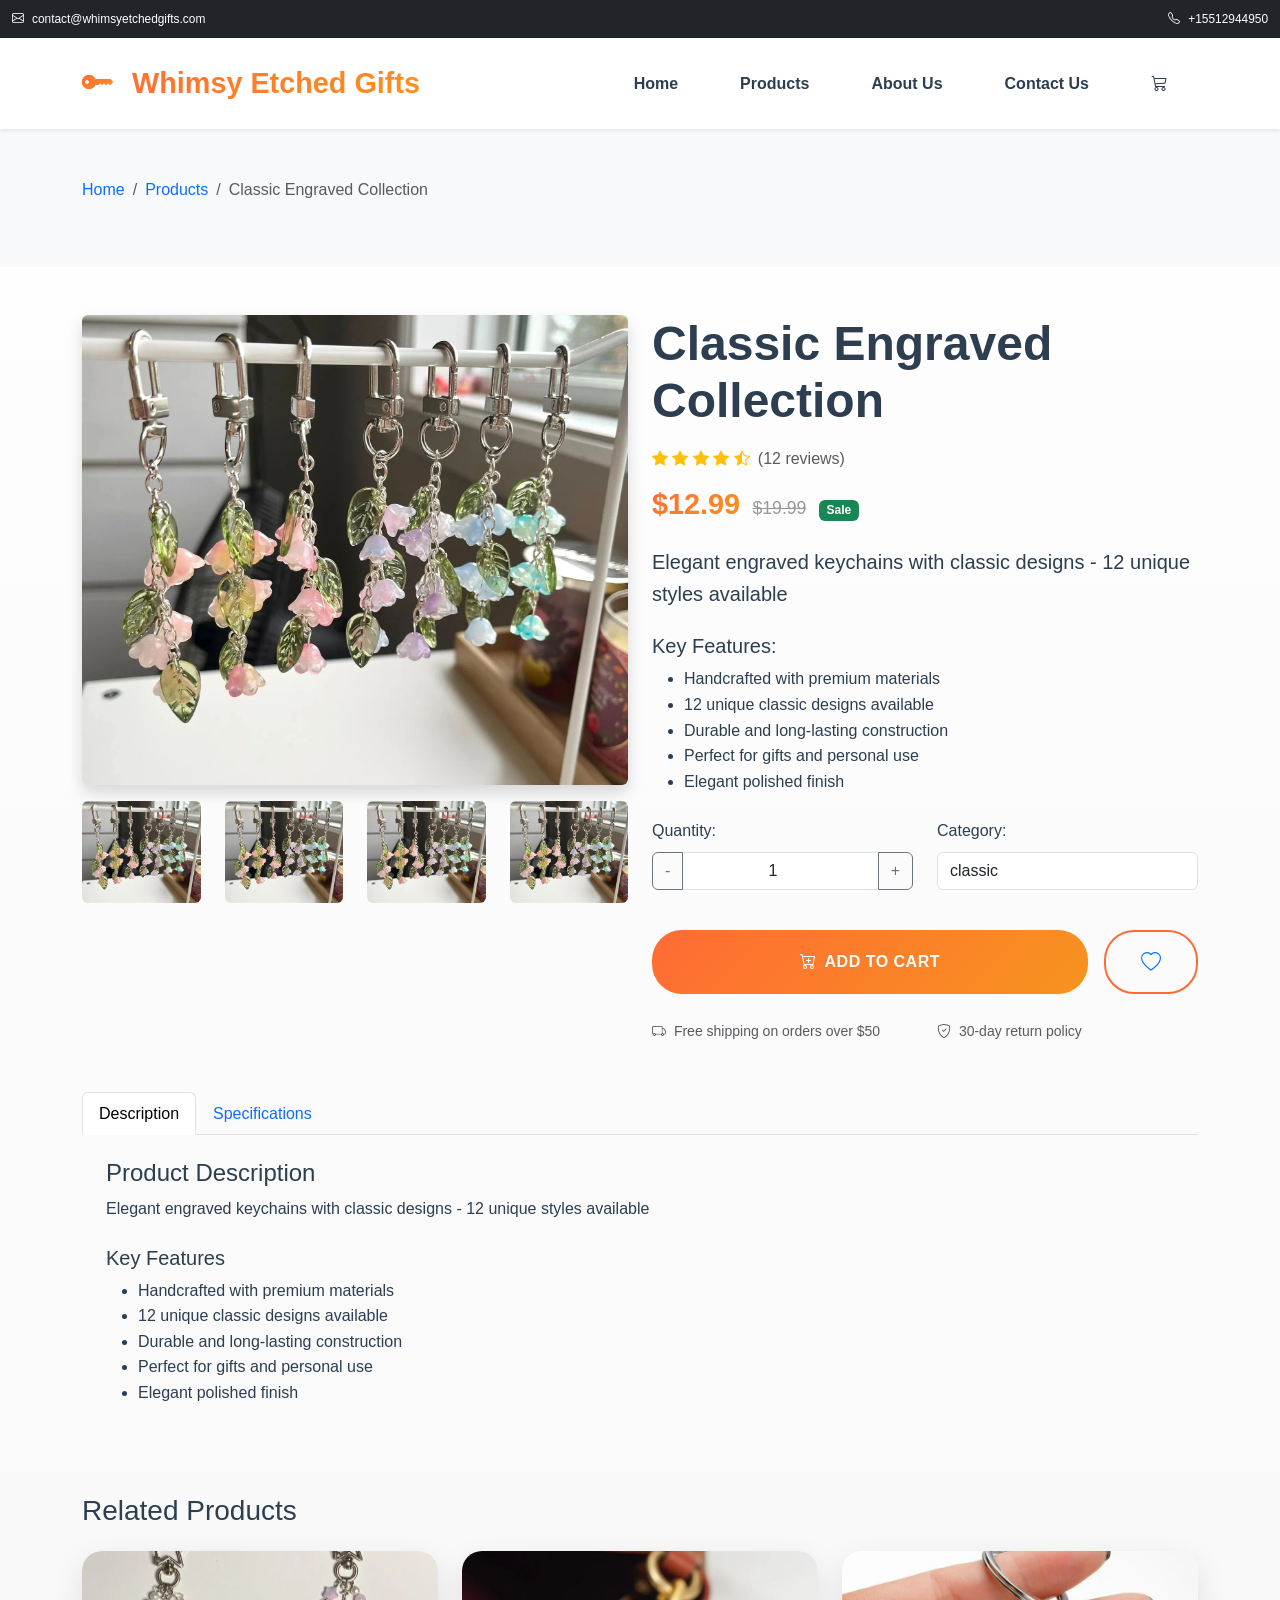
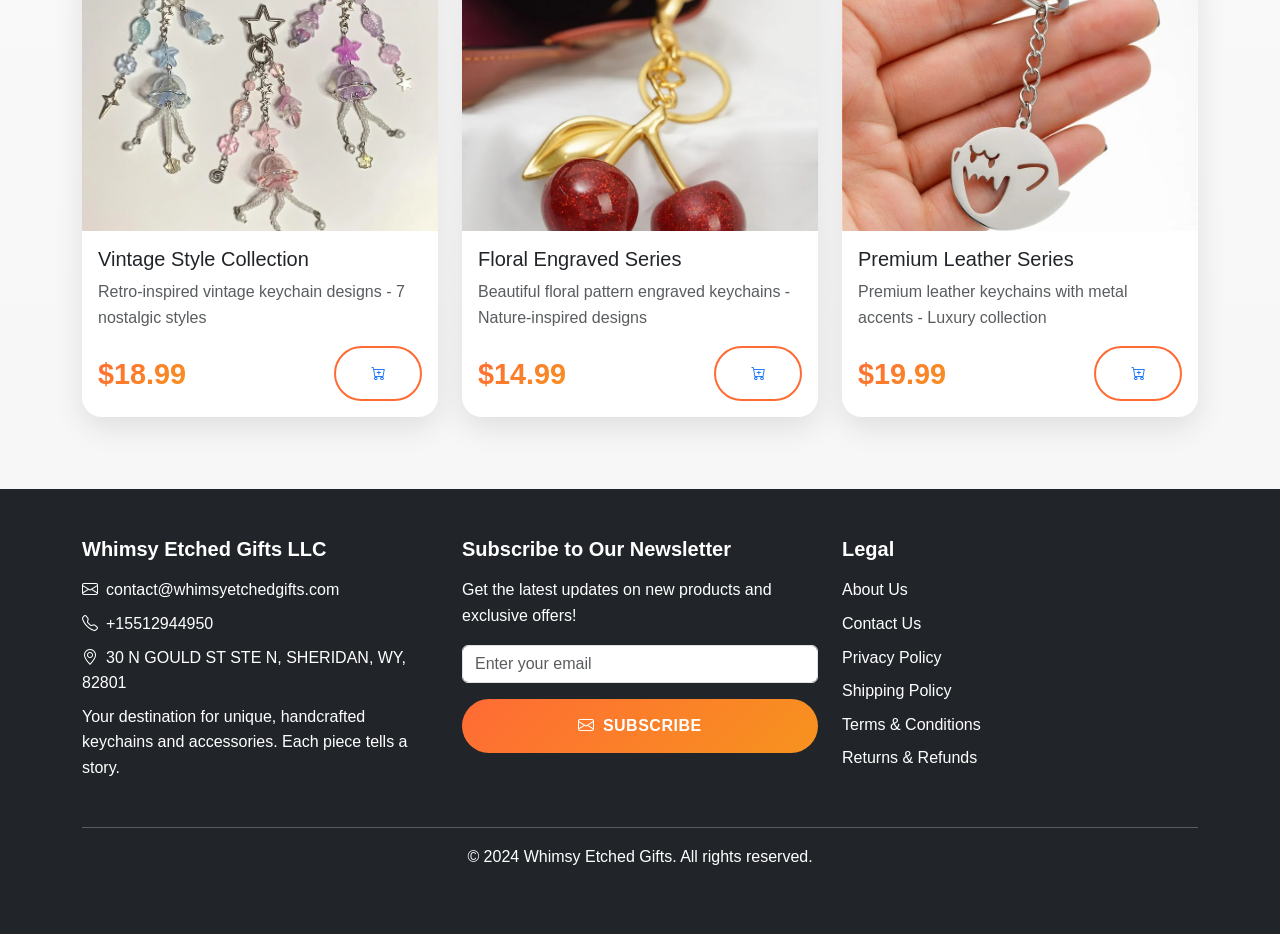
<file: product-detail.html>
<!DOCTYPE html>
<html lang="en">
<head>
    <meta charset="UTF-8">
    <meta name="viewport" content="width=device-width, initial-scale=1.0">
    <title>Product Details - Whimsy Etched Gifts</title>
    
    <!-- Bootstrap CSS -->
    <link href="https://cdn.jsdelivr.net/npm/bootstrap@5.3.0/dist/css/bootstrap.min.css" rel="stylesheet">
    <!-- Bootstrap Icons -->
    <link rel="stylesheet" href="https://cdn.jsdelivr.net/npm/bootstrap-icons@1.11.0/font/bootstrap-icons.css">
    <!-- Custom CSS -->
    <link rel="stylesheet" href="css/style.css">
</head>
<body>
    <!-- Top Bar -->
    <div class="top-bar bg-dark text-white py-2">
        <div class="container">
            <div class="row align-items-center">
                <div class="col-md-6">
                    <small><i class="bi bi-envelope me-2"></i>contact@whimsyetchedgifts.com</small>
                </div>
                <div class="col-md-6 text-md-end">
                    <small><i class="bi bi-telephone me-2"></i>+15512944950</small>
                </div>
            </div>
        </div>
    </div>

    <!-- Navigation -->
    <nav class="navbar navbar-expand-lg navbar-light bg-white shadow-sm sticky-top">
        <div class="container">
            <a class="navbar-brand fw-bold text-primary" href="index.html">
                <i class="bi bi-key-fill me-2"></i>Whimsy Etched Gifts
            </a>
            
            <button class="navbar-toggler" type="button" data-bs-toggle="collapse" data-bs-target="#navbarNav">
                <span class="navbar-toggler-icon"></span>
            </button>
            
            <div class="collapse navbar-collapse" id="navbarNav">
                <ul class="navbar-nav ms-auto">
                    <li class="nav-item">
                        <a class="nav-link" href="index.html">Home</a>
                    </li>
                    <li class="nav-item">
                        <a class="nav-link" href="products.html">Products</a>
                    </li>
                    <li class="nav-item">
                        <a class="nav-link" href="about.html">About Us</a>
                    </li>
                    <li class="nav-item">
                        <a class="nav-link" href="contact.html">Contact Us</a>
                    </li>
                    <li class="nav-item">
                        <a class="nav-link position-relative" href="cart.html">
                            <i class="bi bi-cart3"></i>
                            <span class="position-absolute top-0 start-100 translate-middle badge rounded-pill bg-danger" id="cart-count">0</span>
                        </a>
                    </li>
                </ul>
            </div>
        </div>
    </nav>

    <!-- Page Header -->
    <section class="py-5 bg-light">
        <div class="container">
            <div class="row">
                <div class="col-12">
                    <nav aria-label="breadcrumb">
                        <ol class="breadcrumb">
                            <li class="breadcrumb-item"><a href="index.html" class="text-decoration-none">Home</a></li>
                            <li class="breadcrumb-item"><a href="products.html" class="text-decoration-none">Products</a></li>
                            <li class="breadcrumb-item active" id="product-breadcrumb">Product Details</li>
                        </ol>
                    </nav>
                </div>
            </div>
        </div>
    </section>

    <!-- Product Detail Section -->
    <section class="py-5">
        <div class="container">
            <div class="row" id="product-detail">
                <!-- Product details will be loaded here by JavaScript -->
            </div>

            <!-- Product Tabs -->
            <div class="row mt-5">
                <div class="col-12">
                    <ul class="nav nav-tabs" id="productTabs" role="tablist">
                        <li class="nav-item" role="presentation">
                            <button class="nav-link active" id="description-tab" data-bs-toggle="tab" data-bs-target="#description" type="button" role="tab">Description</button>
                        </li>
                        <li class="nav-item" role="presentation">
                            <button class="nav-link" id="specifications-tab" data-bs-toggle="tab" data-bs-target="#specifications" type="button" role="tab">Specifications</button>
                        </li>
                    </ul>
                    <div class="tab-content" id="productTabsContent">
                        <div class="tab-pane fade show active" id="description" role="tabpanel">
                            <div class="p-4">
                                <h4>Product Description</h4>
                                <p id="product-description">Detailed product description will be loaded here.</p>
                                <h5 class="mt-4">Key Features</h5>
                                <ul id="product-features">
                                    <li>Handcrafted with premium materials</li>
                                    <li>Unique etched designs</li>
                                    <li>Durable and long-lasting</li>
                                    <li>Perfect for gifts</li>
                                </ul>
                            </div>
                        </div>
                        <div class="tab-pane fade" id="specifications" role="tabpanel">
                            <div class="p-4">
                                <h4>Specifications</h4>
                                <table class="table">
                                    <tr>
                                        <td><strong>Material:</strong></td>
                                        <td id="product-material">Premium Metal Alloy</td>
                                    </tr>
                                    <tr>
                                        <td><strong>Dimensions:</strong></td>
                                        <td id="product-dimensions">2" x 1" x 0.25"</td>
                                    </tr>
                                    <tr>
                                        <td><strong>Weight:</strong></td>
                                        <td id="product-weight">0.5 oz</td>
                                    </tr>
                                    <tr>
                                        <td><strong>Finish:</strong></td>
                                        <td id="product-finish">Polished</td>
                                    </tr>
                                    <tr>
                                        <td><strong>Origin:</strong></td>
                                        <td>Handcrafted in USA</td>
                                    </tr>
                                </table>
                            </div>
                        </div>
                    </div>
                </div>
            </div>

            <!-- Related Products -->
            <div class="row mt-5">
                <div class="col-12">
                    <h3 class="mb-4">Related Products</h3>
                    <div class="row" id="related-products">
                        <!-- Related products will be loaded here -->
                    </div>
                </div>
            </div>
        </div>
    </section>

    <!-- Cart Section (Hidden by default) -->
    <section id="cart-section" class="py-5 bg-light" style="display: none;">
        <div class="container">
            <div class="text-center mb-5">
                <h2 class="display-5 fw-bold">Shopping Cart</h2>
                <p class="lead">Review your selected items</p>
            </div>
            
            <div class="row">
                <div class="col-lg-8">
                    <div id="cart-items">
                        <!-- Cart items will be loaded here -->
                    </div>
                </div>
                <div class="col-lg-4">
                    <div class="card">
                        <div class="card-body">
                            <h5 class="card-title">Order Summary</h5>
                            <div class="d-flex justify-content-between mb-2">
                                <span>Subtotal:</span>
                                <span id="cart-subtotal">$0.00</span>
                            </div>
                            <div class="d-flex justify-content-between mb-2">
                                <span>Shipping:</span>
                                <span>$5.00</span>
                            </div>
                            <div class="d-flex justify-content-between mb-3">
                                <span>Tax:</span>
                                <span id="cart-tax">$0.00</span>
                            </div>
                            <hr>
                            <div class="d-flex justify-content-between mb-3">
                                <h5>Total:</h5>
                                <h5 id="cart-total">$0.00</h5>
                            </div>
                            <button class="btn btn-primary btn-lg w-100">Proceed to Checkout</button>
                        </div>
                    </div>
                </div>
            </div>
        </div>
    </section>

    <!-- Footer -->
    <footer class="bg-dark text-white py-5">
        <div class="container">
            <div class="row">
                <div class="col-lg-4 mb-4">
                    <h5 class="mb-3">Whimsy Etched Gifts LLC</h5>
                    <p class="mb-2"><i class="bi bi-envelope me-2"></i>contact@whimsyetchedgifts.com</p>
                    <p class="mb-2"><i class="bi bi-telephone me-2"></i>+15512944950</p>
                    <p class="mb-2"><i class="bi bi-geo-alt me-2"></i>30 N GOULD ST STE N, SHERIDAN, WY, 82801</p>
                    <p class="mb-0">Your destination for unique, handcrafted keychains and accessories. Each piece tells a story.</p>
                </div>
                <div class="col-lg-4 mb-4">
                    <h5 class="mb-3">Subscribe to Our Newsletter</h5>
                    <p class="mb-3">Get the latest updates on new products and exclusive offers!</p>
                    <form id="subscribe-form">
                        <div class="mb-3">
                            <input type="email" class="form-control" id="subscribe-email" placeholder="Enter your email" required>
                        </div>
                        <button type="submit" class="btn btn-primary w-100">
                            <i class="bi bi-envelope me-2"></i>Subscribe
                        </button>
                    </form>
                </div>
                <div class="col-lg-4 mb-4">
                    <h5 class="mb-3">Legal</h5>
                    <ul class="list-unstyled">
                        <li class="mb-2"><a href="about.html" class="text-white text-decoration-none">About Us</a></li>
                        <li class="mb-2"><a href="contact.html" class="text-white text-decoration-none">Contact Us</a></li>
                        <li class="mb-2"><a href="privacy-policy.html" class="text-white text-decoration-none">Privacy Policy</a></li>
                        <li class="mb-2"><a href="shipping-policy.html" class="text-white text-decoration-none">Shipping Policy</a></li>
                        <li class="mb-2"><a href="terms-conditions.html" class="text-white text-decoration-none">Terms & Conditions</a></li>
                        <li class="mb-2"><a href="returns-refunds.html" class="text-white text-decoration-none">Returns & Refunds</a></li>
                    </ul>
                </div>
            </div>
            <hr class="bg-white">
            <div class="text-center">
                <p>&copy; 2024 Whimsy Etched Gifts. All rights reserved.</p>
            </div>
        </div>
    </footer>

    <!-- Bootstrap JS -->
    <script src="https://cdn.jsdelivr.net/npm/bootstrap@5.3.0/dist/js/bootstrap.bundle.min.js"></script>
    <!-- Custom JS -->
    <script src="js/product-detail.js"></script>
</body>
</html>
</file>
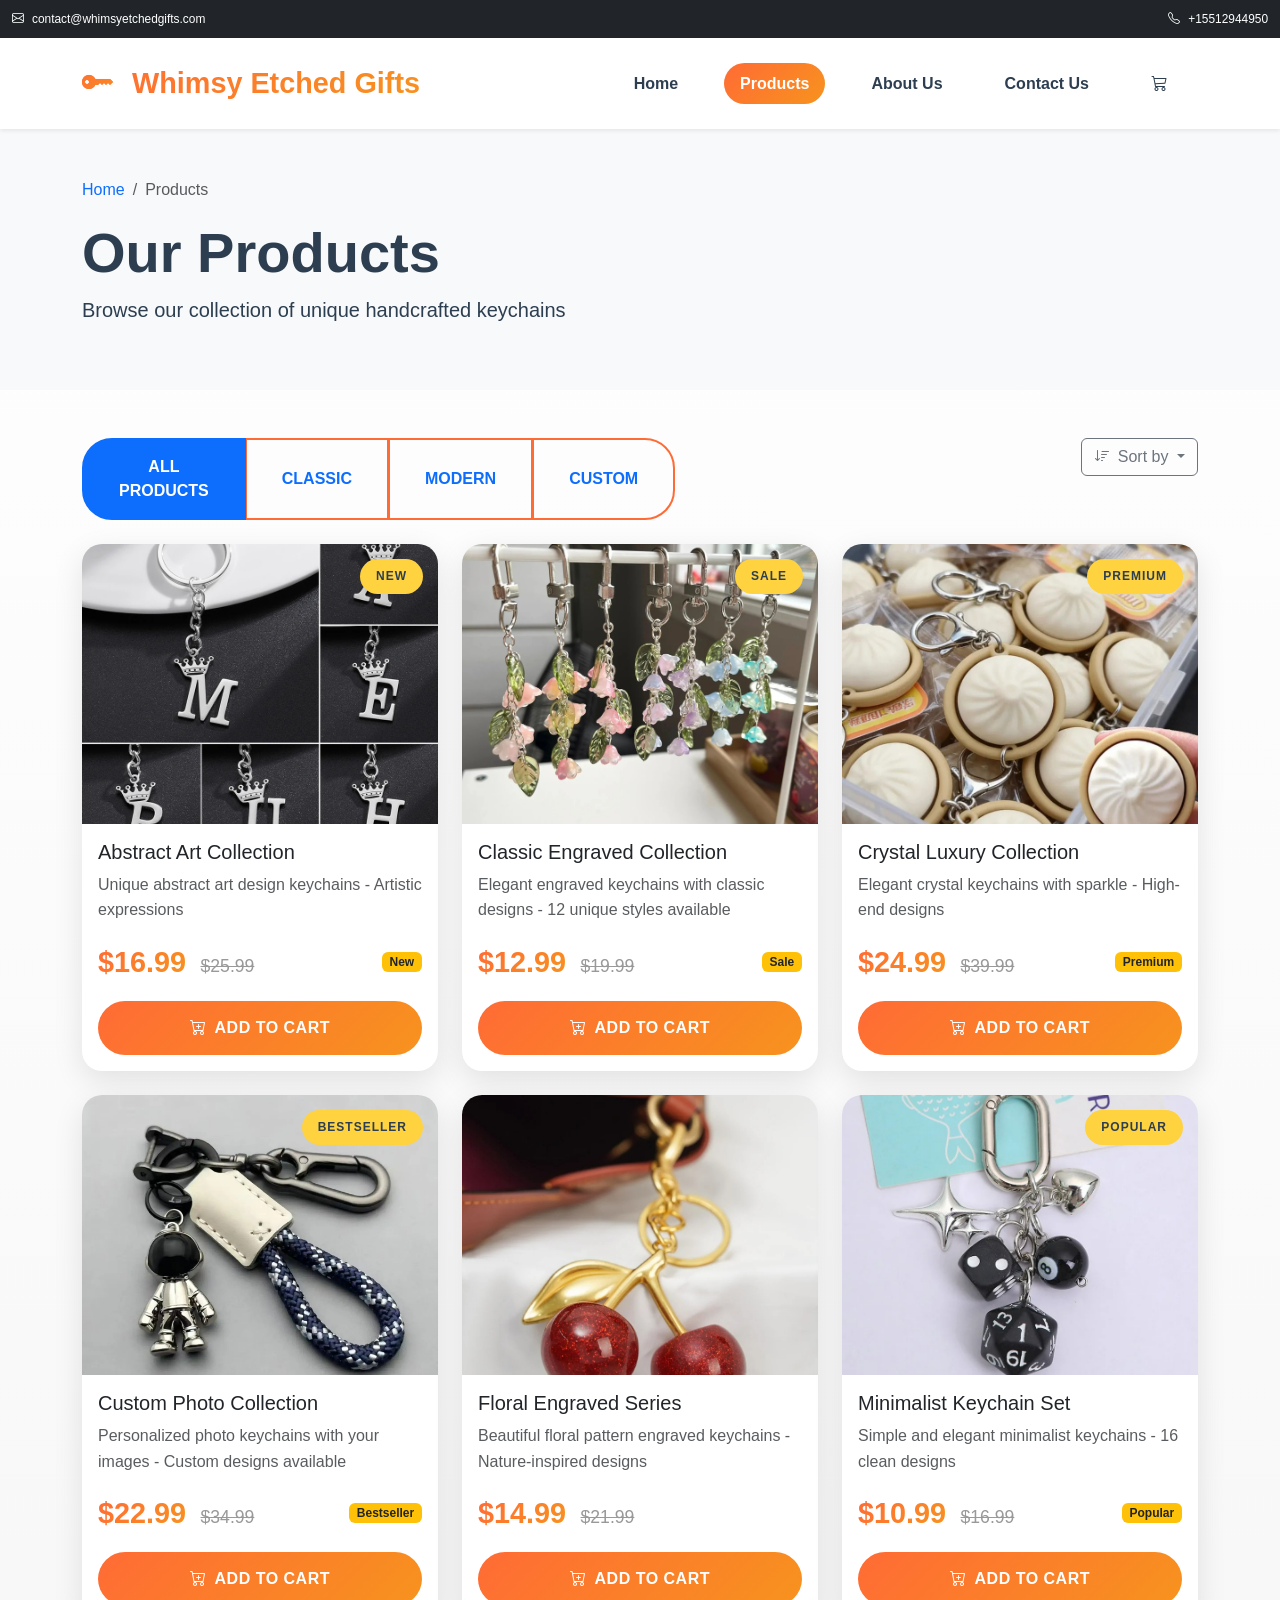
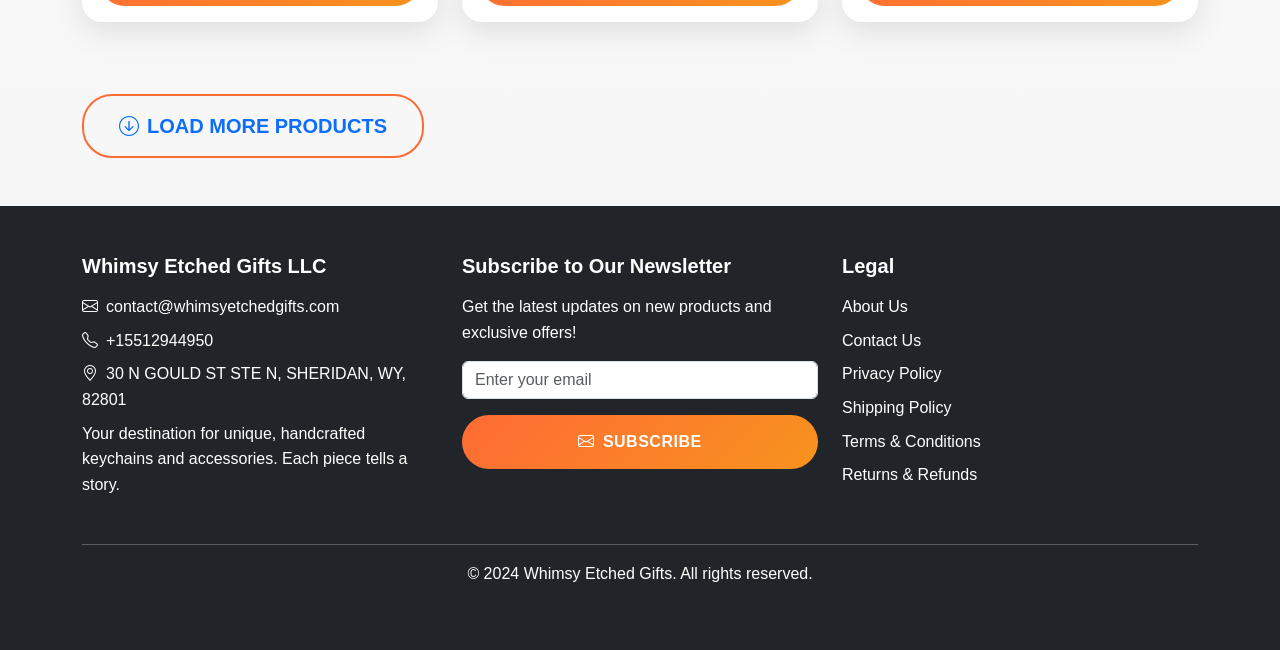
<file: products.html>
<!DOCTYPE html>
<html lang="en">
<head>
    <meta charset="UTF-8">
    <meta name="viewport" content="width=device-width, initial-scale=1.0">
    <title>Products - Whimsy Etched Gifts</title>
    
    <!-- Bootstrap CSS -->
    <link href="https://cdn.jsdelivr.net/npm/bootstrap@5.3.0/dist/css/bootstrap.min.css" rel="stylesheet">
    <!-- Bootstrap Icons -->
    <link rel="stylesheet" href="https://cdn.jsdelivr.net/npm/bootstrap-icons@1.11.0/font/bootstrap-icons.css">
    <!-- Custom CSS -->
    <link rel="stylesheet" href="css/style.css">
</head>
<body>
    <!-- Top Bar -->
    <div class="top-bar bg-dark text-white py-2">
        <div class="container">
            <div class="row align-items-center">
                <div class="col-md-6">
                    <small><i class="bi bi-envelope me-2"></i>contact@whimsyetchedgifts.com</small>
                </div>
                <div class="col-md-6 text-md-end">
                    <small><i class="bi bi-telephone me-2"></i>+15512944950</small>
                </div>
            </div>
        </div>
    </div>

    <!-- Navigation -->
    <nav class="navbar navbar-expand-lg navbar-light bg-white shadow-sm sticky-top">
        <div class="container">
            <a class="navbar-brand fw-bold text-primary" href="index.html">
                <i class="bi bi-key-fill me-2"></i>Whimsy Etched Gifts
            </a>
            
            <button class="navbar-toggler" type="button" data-bs-toggle="collapse" data-bs-target="#navbarNav">
                <span class="navbar-toggler-icon"></span>
            </button>
            
            <div class="collapse navbar-collapse" id="navbarNav">
                <ul class="navbar-nav ms-auto">
                    <li class="nav-item">
                        <a class="nav-link" href="index.html">Home</a>
                    </li>
                    <li class="nav-item">
                        <a class="nav-link active" href="products.html">Products</a>
                    </li>
                    <li class="nav-item">
                        <a class="nav-link" href="about.html">About Us</a>
                    </li>
                    <li class="nav-item">
                        <a class="nav-link" href="contact.html">Contact Us</a>
                    </li>
                    <li class="nav-item">
                        <a class="nav-link position-relative" href="cart.html">
                            <i class="bi bi-cart3"></i>
                            <span class="position-absolute top-0 start-100 translate-middle badge rounded-pill bg-danger" id="cart-count">0</span>
                        </a>
                    </li>
                </ul>
            </div>
        </div>
    </nav>

    <!-- Page Header -->
    <section class="py-5 bg-light">
        <div class="container">
            <div class="row">
                <div class="col-12">
                    <nav aria-label="breadcrumb">
                        <ol class="breadcrumb">
                            <li class="breadcrumb-item"><a href="index.html" class="text-decoration-none">Home</a></li>
                            <li class="breadcrumb-item active">Products</li>
                        </ol>
                    </nav>
                    <h1 class="display-4 fw-bold">Our Products</h1>
                    <p class="lead">Browse our collection of unique handcrafted keychains</p>
                </div>
            </div>
        </div>
    </section>

    <!-- Products Section -->
    <section class="py-5">
        <div class="container">
            <!-- Filters and Sort -->
            <div class="row mb-4">
                <div class="col-md-6">
                    <div class="btn-group" role="group">
                        <button type="button" class="btn btn-outline-primary active" data-filter="all">All Products</button>
                        <button type="button" class="btn btn-outline-primary" data-filter="classic">Classic</button>
                        <button type="button" class="btn btn-outline-primary" data-filter="modern">Modern</button>
                        <button type="button" class="btn btn-outline-primary" data-filter="custom">Custom</button>
                    </div>
                </div>
                <div class="col-md-6 text-md-end">
                    <div class="dropdown">
                        <button class="btn btn-outline-secondary dropdown-toggle" type="button" data-bs-toggle="dropdown">
                            <i class="bi bi-sort-down me-2"></i>Sort by
                        </button>
                        <ul class="dropdown-menu">
                            <li><a class="dropdown-item" href="#" data-sort="name">Name</a></li>
                            <li><a class="dropdown-item" href="#" data-sort="price-low">Price: Low to High</a></li>
                            <li><a class="dropdown-item" href="#" data-sort="price-high">Price: High to Low</a></li>
                            <li><a class="dropdown-item" href="#" data-sort="popular">Most Popular</a></li>
                        </ul>
                    </div>
                </div>
            </div>

            <!-- Products Grid -->
            <div class="row" id="products-grid">
                <!-- Products will be loaded here by JavaScript -->
            </div>

            <!-- Load More Button -->
            <div class="text-center mt-5">
                <button class="btn btn-outline-primary btn-lg" id="load-more">
                    <i class="bi bi-arrow-down-circle me-2"></i>Load More Products
                </button>
            </div>
        </div>
    </section>

    <!-- Cart Section (Hidden by default) -->
    <section id="cart-section" class="py-5 bg-light" style="display: none;">
        <div class="container">
            <div class="text-center mb-5">
                <h2 class="display-5 fw-bold">Shopping Cart</h2>
                <p class="lead">Review your selected items</p>
            </div>
            
            <div class="row">
                <div class="col-lg-8">
                    <div id="cart-items">
                        <!-- Cart items will be loaded here -->
                    </div>
                </div>
                <div class="col-lg-4">
                    <div class="card">
                        <div class="card-body">
                            <h5 class="card-title">Order Summary</h5>
                            <div class="d-flex justify-content-between mb-2">
                                <span>Subtotal:</span>
                                <span id="cart-subtotal">$0.00</span>
                            </div>
                            <div class="d-flex justify-content-between mb-2">
                                <span>Shipping:</span>
                                <span>$5.00</span>
                            </div>
                            <div class="d-flex justify-content-between mb-3">
                                <span>Tax:</span>
                                <span id="cart-tax">$0.00</span>
                            </div>
                            <hr>
                            <div class="d-flex justify-content-between mb-3">
                                <h5>Total:</h5>
                                <h5 id="cart-total">$0.00</h5>
                            </div>
                            <button class="btn btn-primary btn-lg w-100">Proceed to Checkout</button>
                        </div>
                    </div>
                </div>
            </div>
        </div>
    </section>

    <!-- Footer -->
    <footer class="bg-dark text-white py-5">
        <div class="container">
            <div class="row">
                <div class="col-lg-4 mb-4">
                    <h5 class="mb-3">Whimsy Etched Gifts LLC</h5>
                    <p class="mb-2"><i class="bi bi-envelope me-2"></i>contact@whimsyetchedgifts.com</p>
                    <p class="mb-2"><i class="bi bi-telephone me-2"></i>+15512944950</p>
                    <p class="mb-2"><i class="bi bi-geo-alt me-2"></i>30 N GOULD ST STE N, SHERIDAN, WY, 82801</p>
                    <p class="mb-0">Your destination for unique, handcrafted keychains and accessories. Each piece tells a story.</p>
                </div>
                <div class="col-lg-4 mb-4">
                    <h5 class="mb-3">Subscribe to Our Newsletter</h5>
                    <p class="mb-3">Get the latest updates on new products and exclusive offers!</p>
                    <form id="subscribe-form">
                        <div class="mb-3">
                            <input type="email" class="form-control" id="subscribe-email" placeholder="Enter your email" required>
                        </div>
                        <button type="submit" class="btn btn-primary w-100">
                            <i class="bi bi-envelope me-2"></i>Subscribe
                        </button>
                    </form>
                </div>
                <div class="col-lg-4 mb-4">
                    <h5 class="mb-3">Legal</h5>
                    <ul class="list-unstyled">
                        <li class="mb-2"><a href="about.html" class="text-white text-decoration-none">About Us</a></li>
                        <li class="mb-2"><a href="contact.html" class="text-white text-decoration-none">Contact Us</a></li>
                        <li class="mb-2"><a href="privacy-policy.html" class="text-white text-decoration-none">Privacy Policy</a></li>
                        <li class="mb-2"><a href="shipping-policy.html" class="text-white text-decoration-none">Shipping Policy</a></li>
                        <li class="mb-2"><a href="terms-conditions.html" class="text-white text-decoration-none">Terms & Conditions</a></li>
                        <li class="mb-2"><a href="returns-refunds.html" class="text-white text-decoration-none">Returns & Refunds</a></li>
                    </ul>
                </div>
            </div>
            <hr class="bg-white">
            <div class="text-center">
                <p>&copy; 2024 Whimsy Etched Gifts. All rights reserved.</p>
            </div>
        </div>
    </footer>

    <!-- Bootstrap JS -->
    <script src="https://cdn.jsdelivr.net/npm/bootstrap@5.3.0/dist/js/bootstrap.bundle.min.js"></script>
    <!-- Custom JS -->
    <script src="js/products.js"></script>
</body>
</html>
</file>
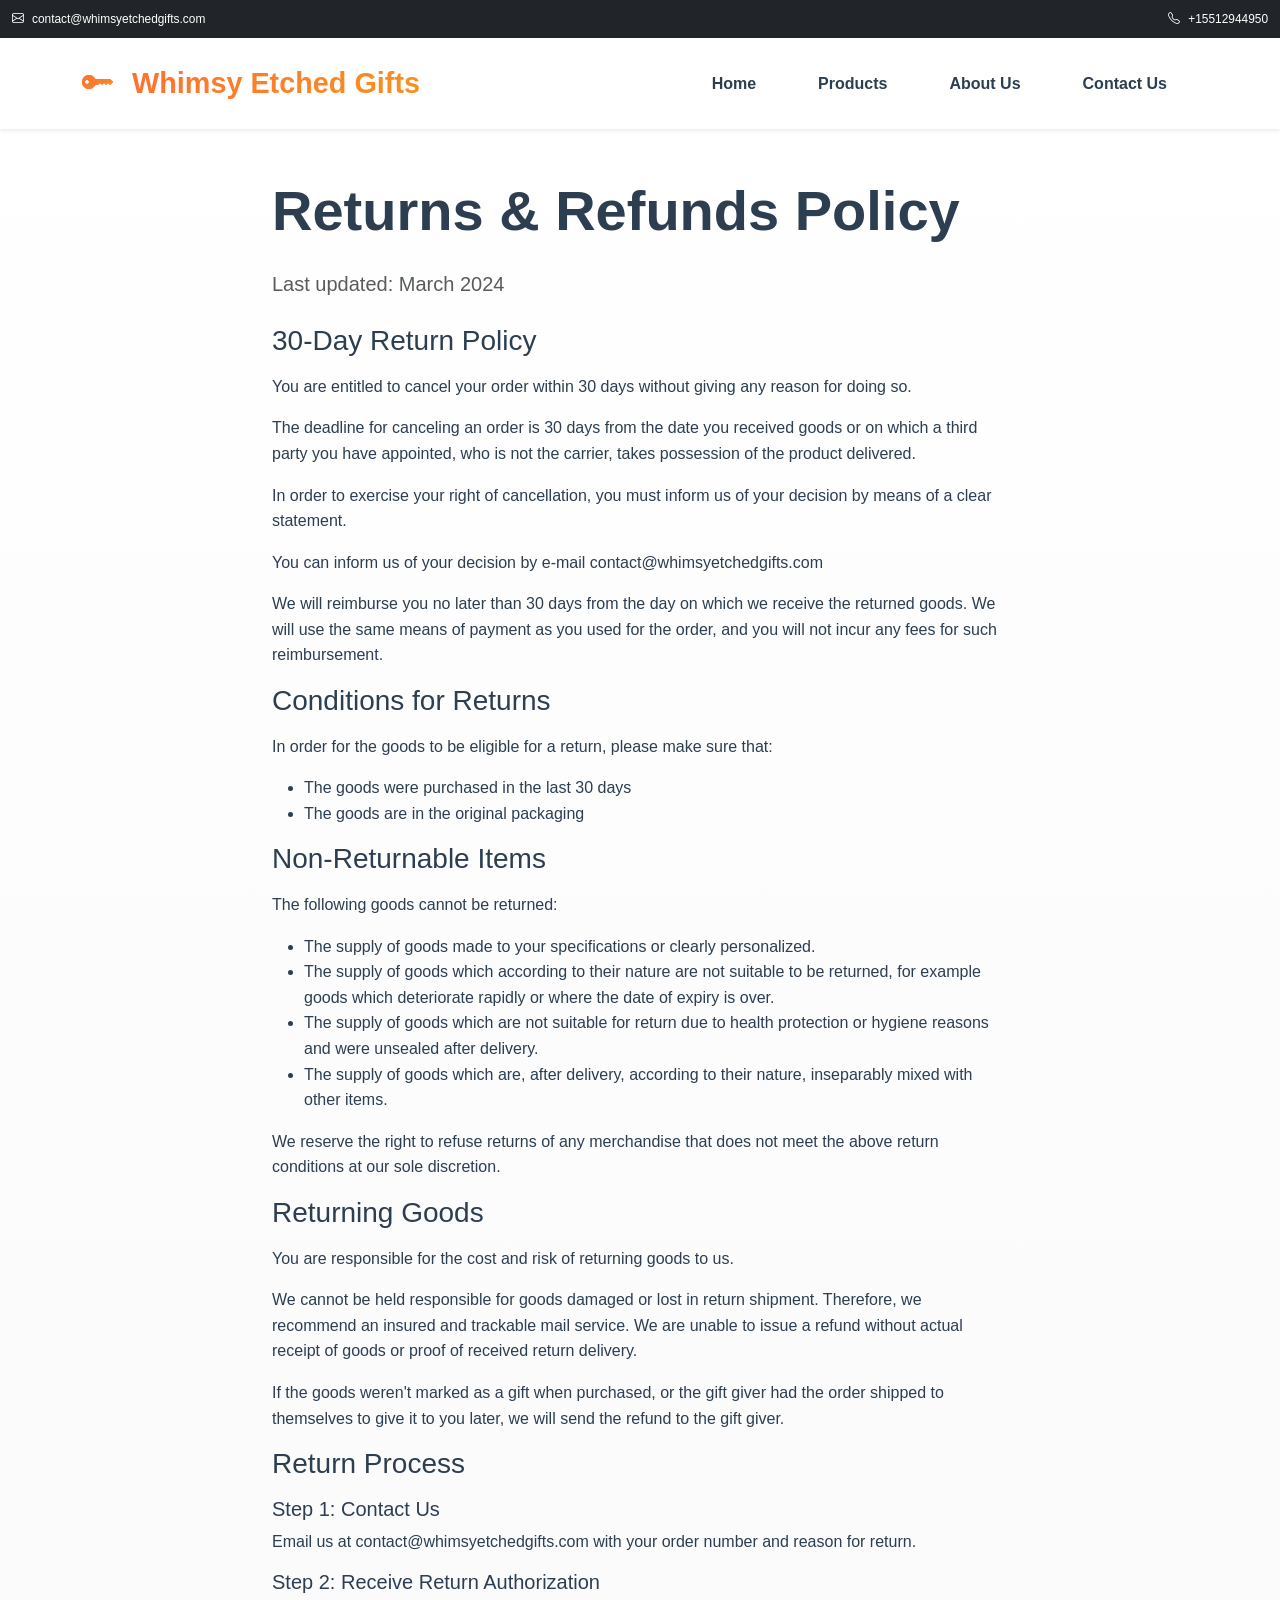
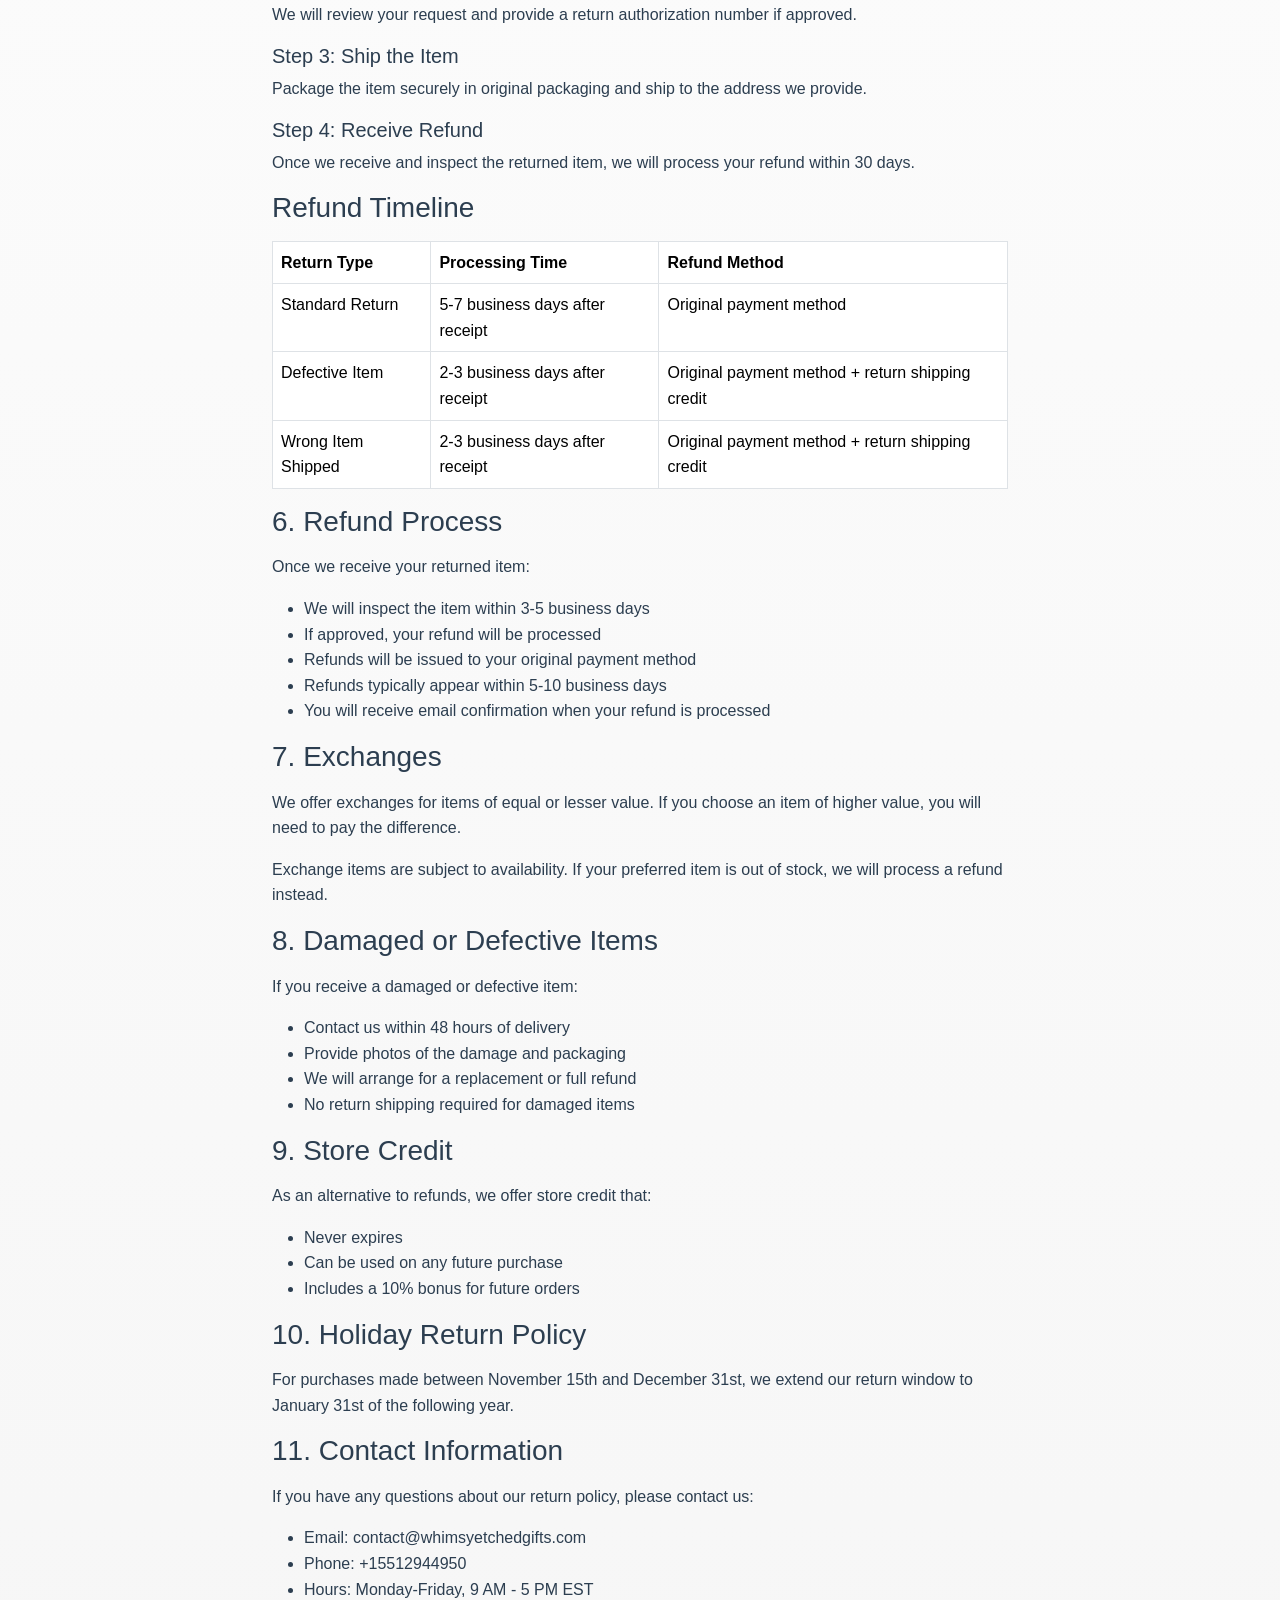
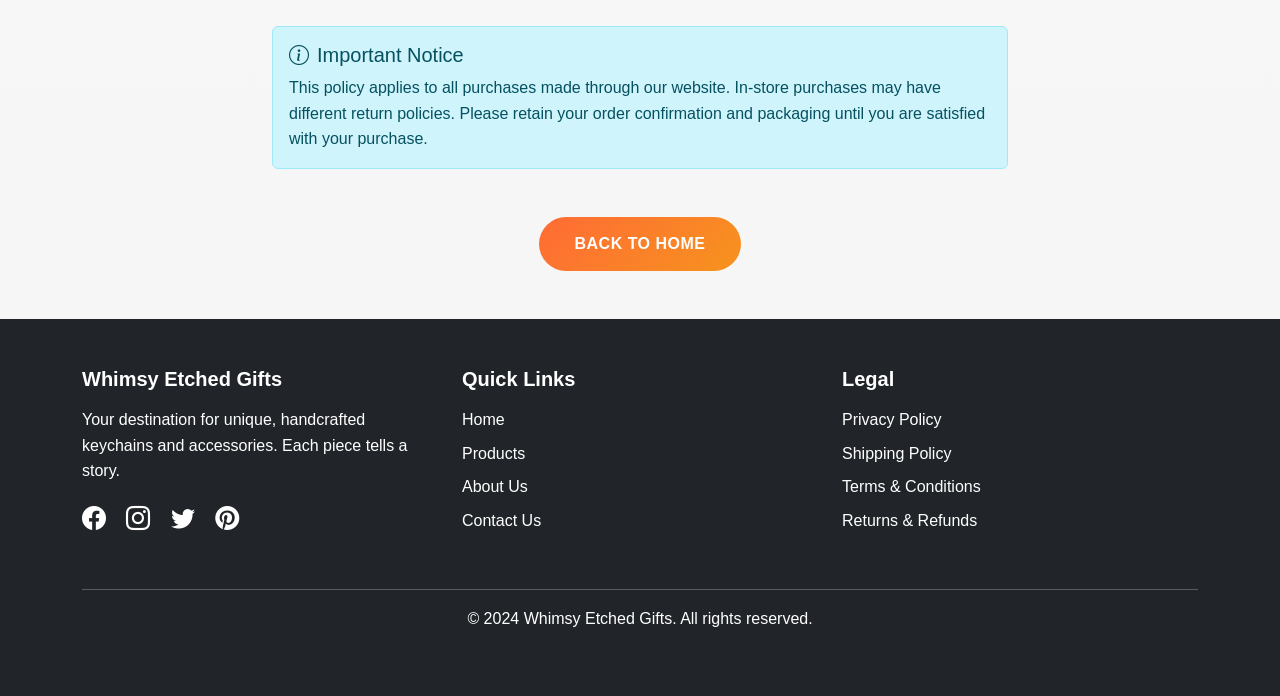
<file: returns-refunds.html>
<!DOCTYPE html>
<html lang="en">
<head>
    <meta charset="UTF-8">
    <meta name="viewport" content="width=device-width, initial-scale=1.0">
    <title>Returns & Refunds Policy - Whimsy Etched Gifts</title>
    
    <!-- Bootstrap CSS -->
    <link href="https://cdn.jsdelivr.net/npm/bootstrap@5.3.0/dist/css/bootstrap.min.css" rel="stylesheet">
    <!-- Bootstrap Icons -->
    <link rel="stylesheet" href="https://cdn.jsdelivr.net/npm/bootstrap-icons@1.11.0/font/bootstrap-icons.css">
    <!-- Custom CSS -->
    <link rel="stylesheet" href="css/style.css">
</head>
<body>
    <!-- Top Bar -->
    <div class="top-bar bg-dark text-white py-2">
        <div class="container">
            <div class="row align-items-center">
                <div class="col-md-6">
                    <small><i class="bi bi-envelope me-2"></i>contact@whimsyetchedgifts.com</small>
                </div>
                <div class="col-md-6 text-md-end">
                    <small><i class="bi bi-telephone me-2"></i>+15512944950</small>
                </div>
            </div>
        </div>
    </div>

    <!-- Navigation -->
    <nav class="navbar navbar-expand-lg navbar-light bg-white shadow-sm sticky-top">
        <div class="container">
            <a class="navbar-brand fw-bold text-primary" href="index.html">
                <i class="bi bi-key-fill me-2"></i>Whimsy Etched Gifts
            </a>
            
            <button class="navbar-toggler" type="button" data-bs-toggle="collapse" data-bs-target="#navbarNav">
                <span class="navbar-toggler-icon"></span>
            </button>
            
            <div class="collapse navbar-collapse" id="navbarNav">
                <ul class="navbar-nav ms-auto">
                    <li class="nav-item">
                        <a class="nav-link" href="index.html">Home</a>
                    </li>
                    <li class="nav-item">
                        <a class="nav-link" href="products.html">Products</a>
                    </li>
                    <li class="nav-item">
                        <a class="nav-link" href="about.html">About Us</a>
                    </li>
                    <li class="nav-item">
                        <a class="nav-link" href="contact.html">Contact Us</a>
                    </li>
                </ul>
            </div>
        </div>
    </nav>

    <!-- Returns & Refunds Content -->
    <section class="py-5">
        <div class="container">
            <div class="row justify-content-center">
                <div class="col-lg-8">
                    <h1 class="display-4 fw-bold mb-4">Returns & Refunds Policy</h1>
                    <p class="lead text-muted mb-4">Last updated: March 2024</p>
                    
                    <div class="content-section">
                        <h2 class="h3 mb-3">30-Day Return Policy</h2>
                        <p>You are entitled to cancel your order within 30 days without giving any reason for doing so.</p>
                        
                        <p>The deadline for canceling an order is 30 days from the date you received goods or on which a third party you have appointed, who is not the carrier, takes possession of the product delivered.</p>
                        
                        <p>In order to exercise your right of cancellation, you must inform us of your decision by means of a clear statement.</p>
                        
                        <p>You can inform us of your decision by e-mail contact@whimsyetchedgifts.com</p>
                        
                        <p>We will reimburse you no later than 30 days from the day on which we receive the returned goods. We will use the same means of payment as you used for the order, and you will not incur any fees for such reimbursement.</p>
                    </div>

                    <div class="content-section">
                        <h2 class="h3 mb-3">Conditions for Returns</h2>
                        <p>In order for the goods to be eligible for a return, please make sure that:</p>
                        <ul>
                            <li>The goods were purchased in the last 30 days</li>
                            <li>The goods are in the original packaging</li>
                        </ul>
                    </div>

                    <div class="content-section">
                        <h2 class="h3 mb-3">Non-Returnable Items</h2>
                        <p>The following goods cannot be returned:</p>
                        <ul>
                            <li>The supply of goods made to your specifications or clearly personalized.</li>
                            <li>The supply of goods which according to their nature are not suitable to be returned, for example goods which deteriorate rapidly or where the date of expiry is over.</li>
                            <li>The supply of goods which are not suitable for return due to health protection or hygiene reasons and were unsealed after delivery.</li>
                            <li>The supply of goods which are, after delivery, according to their nature, inseparably mixed with other items.</li>
                        </ul>
                        
                        <p>We reserve the right to refuse returns of any merchandise that does not meet the above return conditions at our sole discretion.</p>
                    </div>

                    <div class="content-section">
                        <h2 class="h3 mb-3">Returning Goods</h2>
                        <p>You are responsible for the cost and risk of returning goods to us.</p>
                        
                        <p>We cannot be held responsible for goods damaged or lost in return shipment. Therefore, we recommend an insured and trackable mail service. We are unable to issue a refund without actual receipt of goods or proof of received return delivery.</p>
                        
                        <p>If the goods weren't marked as a gift when purchased, or the gift giver had the order shipped to themselves to give it to you later, we will send the refund to the gift giver.</p>
                    </div>

                    <div class="content-section">
                        <h2 class="h3 mb-3">Return Process</h2>
                        <div class="process-steps">
                            <div class="step-item">
                                <h4 class="h5">Step 1: Contact Us</h4>
                                <p>Email us at contact@whimsyetchedgifts.com with your order number and reason for return.</p>
                            </div>
                            <div class="step-item">
                                <h4 class="h5">Step 2: Receive Return Authorization</h4>
                                <p>We will review your request and provide a return authorization number if approved.</p>
                            </div>
                            <div class="step-item">
                                <h4 class="h5">Step 3: Ship the Item</h4>
                                <p>Package the item securely in original packaging and ship to the address we provide.</p>
                            </div>
                            <div class="step-item">
                                <h4 class="h5">Step 4: Receive Refund</h4>
                                <p>Once we receive and inspect the returned item, we will process your refund within 30 days.</p>
                            </div>
                        </div>
                    </div>

                    <div class="content-section">
                        <h2 class="h3 mb-3">Refund Timeline</h2>
                        <div class="table-responsive">
                            <table class="table table-bordered">
                                <thead>
                                    <tr>
                                        <th>Return Type</th>
                                        <th>Processing Time</th>
                                        <th>Refund Method</th>
                                    </tr>
                                </thead>
                                <tbody>
                                    <tr>
                                        <td>Standard Return</td>
                                        <td>5-7 business days after receipt</td>
                                        <td>Original payment method</td>
                                    </tr>
                                    <tr>
                                        <td>Defective Item</td>
                                        <td>2-3 business days after receipt</td>
                                        <td>Original payment method + return shipping credit</td>
                                    </tr>
                                    <tr>
                                        <td>Wrong Item Shipped</td>
                                        <td>2-3 business days after receipt</td>
                                        <td>Original payment method + return shipping credit</td>
                                    </tr>
                                </tbody>
                            </table>
                        </div>
                        <h2 class="h3 mb-3">6. Refund Process</h2>
                        <p>Once we receive your returned item:</p>
                        <ul>
                            <li>We will inspect the item within 3-5 business days</li>
                            <li>If approved, your refund will be processed</li>
                            <li>Refunds will be issued to your original payment method</li>
                            <li>Refunds typically appear within 5-10 business days</li>
                            <li>You will receive email confirmation when your refund is processed</li>
                        </ul>
                    </div>

                    <div class="content-section">
                        <h2 class="h3 mb-3">7. Exchanges</h2>
                        <p>We offer exchanges for items of equal or lesser value. If you choose an item of higher value, you will need to pay the difference.</p>
                        <p>Exchange items are subject to availability. If your preferred item is out of stock, we will process a refund instead.</p>
                    </div>

                    <div class="content-section">
                        <h2 class="h3 mb-3">8. Damaged or Defective Items</h2>
                        <p>If you receive a damaged or defective item:</p>
                        <ul>
                            <li>Contact us within 48 hours of delivery</li>
                            <li>Provide photos of the damage and packaging</li>
                            <li>We will arrange for a replacement or full refund</li>
                            <li>No return shipping required for damaged items</li>
                        </ul>
                    </div>

                    <div class="content-section">
                        <h2 class="h3 mb-3">9. Store Credit</h2>
                        <p>As an alternative to refunds, we offer store credit that:</p>
                        <ul>
                            <li>Never expires</li>
                            <li>Can be used on any future purchase</li>
                            <li>Includes a 10% bonus for future orders</li>
                        </ul>
                    </div>

                    <div class="content-section">
                        <h2 class="h3 mb-3">10. Holiday Return Policy</h2>
                        <p>For purchases made between November 15th and December 31st, we extend our return window to January 31st of the following year.</p>
                    </div>

                    <div class="content-section">
                        <h2 class="h3 mb-3">11. Contact Information</h2>
                        <p>If you have any questions about our return policy, please contact us:</p>
                        <ul>
                            <li>Email: contact@whimsyetchedgifts.com</li>
                            <li>Phone: +15512944950</li>
                            <li>Hours: Monday-Friday, 9 AM - 5 PM EST</li>
                        </ul>
                    </div>

                    <div class="alert alert-info mt-4">
                        <h5><i class="bi bi-info-circle me-2"></i>Important Notice</h5>
                        <p class="mb-0">This policy applies to all purchases made through our website. In-store purchases may have different return policies. Please retain your order confirmation and packaging until you are satisfied with your purchase.</p>
                    </div>

                    <div class="text-center mt-5">
                        <a href="index.html" class="btn btn-primary btn-lg">Back to Home</a>
                    </div>
                </div>
            </div>
        </div>
    </section>

    <!-- Footer -->
    <footer class="bg-dark text-white py-5">
        <div class="container">
            <div class="row">
                <div class="col-lg-4 mb-4">
                    <h5 class="mb-3">Whimsy Etched Gifts</h5>
                    <p>Your destination for unique, handcrafted keychains and accessories. Each piece tells a story.</p>
                    <div class="social-links">
                        <a href="#" class="text-white me-3"><i class="bi bi-facebook"></i></a>
                        <a href="#" class="text-white me-3"><i class="bi bi-instagram"></i></a>
                        <a href="#" class="text-white me-3"><i class="bi bi-twitter"></i></a>
                        <a href="#" class="text-white"><i class="bi bi-pinterest"></i></a>
                    </div>
                </div>
                <div class="col-lg-4 mb-4">
                    <h5 class="mb-3">Quick Links</h5>
                    <ul class="list-unstyled">
                        <li class="mb-2"><a href="index.html" class="text-white text-decoration-none">Home</a></li>
                        <li class="mb-2"><a href="products.html" class="text-white text-decoration-none">Products</a></li>
                        <li class="mb-2"><a href="about.html" class="text-white text-decoration-none">About Us</a></li>
                        <li class="mb-2"><a href="contact.html" class="text-white text-decoration-none">Contact Us</a></li>
                    </ul>
                </div>
                <div class="col-lg-4 mb-4">
                    <h5 class="mb-3">Legal</h5>
                    <ul class="list-unstyled">
                        <li class="mb-2"><a href="privacy-policy.html" class="text-white text-decoration-none">Privacy Policy</a></li>
                        <li class="mb-2"><a href="shipping-policy.html" class="text-white text-decoration-none">Shipping Policy</a></li>
                        <li class="mb-2"><a href="terms-conditions.html" class="text-white text-decoration-none">Terms & Conditions</a></li>
                        <li class="mb-2"><a href="returns-refunds.html" class="text-white text-decoration-none">Returns & Refunds</a></li>
                    </ul>
                </div>
            </div>
            <hr class="bg-white">
            <div class="text-center">
                <p>&copy; 2024 Whimsy Etched Gifts. All rights reserved.</p>
            </div>
        </div>
    </footer>

    <!-- Bootstrap JS -->
    <script src="https://cdn.jsdelivr.net/npm/bootstrap@5.3.0/dist/js/bootstrap.bundle.min.js"></script>
</body>
</html>
</file>
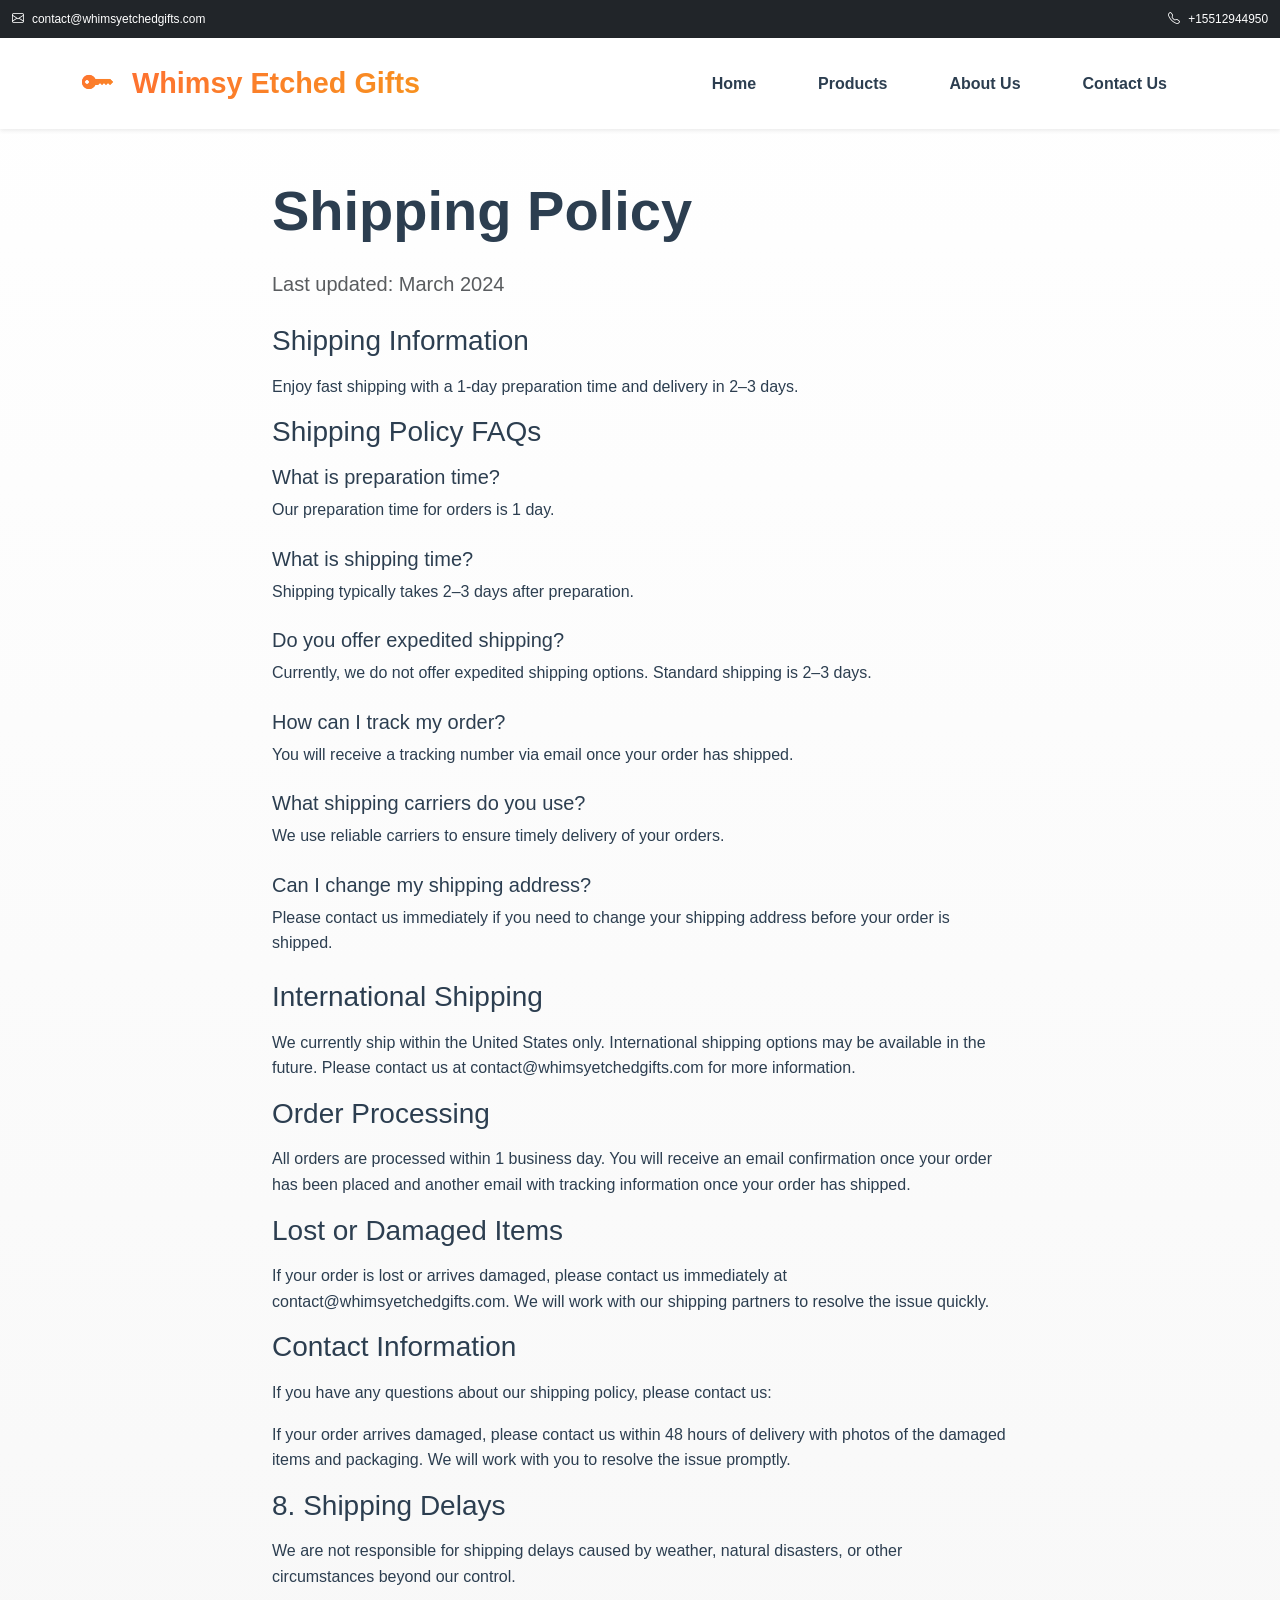
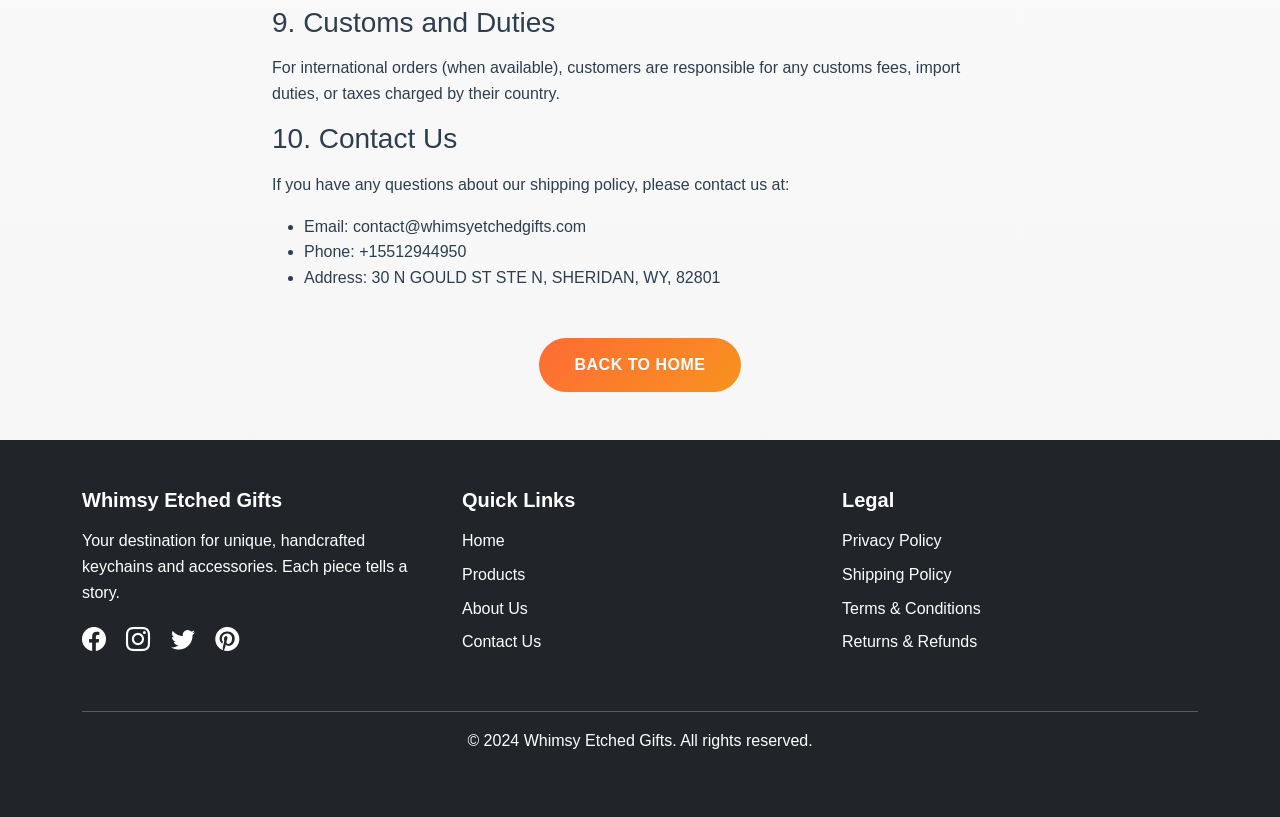
<file: shipping-policy.html>
<!DOCTYPE html>
<html lang="en">
<head>
    <meta charset="UTF-8">
    <meta name="viewport" content="width=device-width, initial-scale=1.0">
    <title>Shipping Policy - Whimsy Etched Gifts</title>
    
    <!-- Bootstrap CSS -->
    <link href="https://cdn.jsdelivr.net/npm/bootstrap@5.3.0/dist/css/bootstrap.min.css" rel="stylesheet">
    <!-- Bootstrap Icons -->
    <link rel="stylesheet" href="https://cdn.jsdelivr.net/npm/bootstrap-icons@1.11.0/font/bootstrap-icons.css">
    <!-- Custom CSS -->
    <link rel="stylesheet" href="css/style.css">
</head>
<body>
    <!-- Top Bar -->
    <div class="top-bar bg-dark text-white py-2">
        <div class="container">
            <div class="row align-items-center">
                <div class="col-md-6">
                    <small><i class="bi bi-envelope me-2"></i>contact@whimsyetchedgifts.com</small>
                </div>
                <div class="col-md-6 text-md-end">
                    <small><i class="bi bi-telephone me-2"></i>+15512944950</small>
                </div>
            </div>
        </div>
    </div>

    <!-- Navigation -->
    <nav class="navbar navbar-expand-lg navbar-light bg-white shadow-sm sticky-top">
        <div class="container">
            <a class="navbar-brand fw-bold text-primary" href="index.html">
                <i class="bi bi-key-fill me-2"></i>Whimsy Etched Gifts
            </a>
            
            <button class="navbar-toggler" type="button" data-bs-toggle="collapse" data-bs-target="#navbarNav">
                <span class="navbar-toggler-icon"></span>
            </button>
            
            <div class="collapse navbar-collapse" id="navbarNav">
                <ul class="navbar-nav ms-auto">
                    <li class="nav-item">
                        <a class="nav-link" href="index.html">Home</a>
                    </li>
                    <li class="nav-item">
                        <a class="nav-link" href="products.html">Products</a>
                    </li>
                    <li class="nav-item">
                        <a class="nav-link" href="about.html">About Us</a>
                    </li>
                    <li class="nav-item">
                        <a class="nav-link" href="contact.html">Contact Us</a>
                    </li>
                </ul>
            </div>
        </div>
    </nav>

    <!-- Shipping Policy Content -->
    <section class="py-5">
        <div class="container">
            <div class="row justify-content-center">
                <div class="col-lg-8">
                    <h1 class="display-4 fw-bold mb-4">Shipping Policy</h1>
                    <p class="lead text-muted mb-4">Last updated: March 2024</p>
                    
                    <div class="content-section">
                        <h2 class="h3 mb-3">Shipping Information</h2>
                        <p>Enjoy fast shipping with a 1-day preparation time and delivery in 2–3 days.</p>
                    </div>

                    <div class="content-section">
                        <h2 class="h3 mb-3">Shipping Policy FAQs</h2>
                        
                        <div class="faq-item mb-4">
                            <h4 class="h5">What is preparation time?</h4>
                            <p>Our preparation time for orders is 1 day.</p>
                        </div>

                        <div class="faq-item mb-4">
                            <h4 class="h5">What is shipping time?</h4>
                            <p>Shipping typically takes 2–3 days after preparation.</p>
                        </div>

                        <div class="faq-item mb-4">
                            <h4 class="h5">Do you offer expedited shipping?</h4>
                            <p>Currently, we do not offer expedited shipping options. Standard shipping is 2–3 days.</p>
                        </div>

                        <div class="faq-item mb-4">
                            <h4 class="h5">How can I track my order?</h4>
                            <p>You will receive a tracking number via email once your order has shipped.</p>
                        </div>

                        <div class="faq-item mb-4">
                            <h4 class="h5">What shipping carriers do you use?</h4>
                            <p>We use reliable carriers to ensure timely delivery of your orders.</p>
                        </div>

                        <div class="faq-item mb-4">
                            <h4 class="h5">Can I change my shipping address?</h4>
                            <p>Please contact us immediately if you need to change your shipping address before your order is shipped.</p>
                        </div>
                    </div>

                    <div class="content-section">
                        <h2 class="h3 mb-3">International Shipping</h2>
                        <p>We currently ship within the United States only. International shipping options may be available in the future. Please contact us at contact@whimsyetchedgifts.com for more information.</p>
                    </div>

                    <div class="content-section">
                        <h2 class="h3 mb-3">Order Processing</h2>
                        <p>All orders are processed within 1 business day. You will receive an email confirmation once your order has been placed and another email with tracking information once your order has shipped.</p>
                    </div>

                    <div class="content-section">
                        <h2 class="h3 mb-3">Lost or Damaged Items</h2>
                        <p>If your order is lost or arrives damaged, please contact us immediately at contact@whimsyetchedgifts.com. We will work with our shipping partners to resolve the issue quickly.</p>
                    </div>

                    <div class="content-section">
                        <h2 class="h3 mb-3">Contact Information</h2>
                        <p>If you have any questions about our shipping policy, please contact us:</p>
                        <p>If your order arrives damaged, please contact us within 48 hours of delivery with photos of the damaged items and packaging. We will work with you to resolve the issue promptly.</p>
                    </div>

                    <div class="content-section">
                        <h2 class="h3 mb-3">8. Shipping Delays</h2>
                        <p>We are not responsible for shipping delays caused by weather, natural disasters, or other circumstances beyond our control.</p>
                    </div>

                    <div class="content-section">
                        <h2 class="h3 mb-3">9. Customs and Duties</h2>
                        <p>For international orders (when available), customers are responsible for any customs fees, import duties, or taxes charged by their country.</p>
                    </div>

                    <div class="content-section">
                        <h2 class="h3 mb-3">10. Contact Us</h2>
                        <p>If you have any questions about our shipping policy, please contact us at:</p>
                        <ul>
                            <li>Email: contact@whimsyetchedgifts.com</li>
                            <li>Phone: +15512944950</li>
                            <li>Address: 30 N GOULD ST STE N, SHERIDAN, WY, 82801</li>
                        </ul>
                    </div>

                    <div class="text-center mt-5">
                        <a href="index.html" class="btn btn-primary btn-lg">Back to Home</a>
                    </div>
                </div>
            </div>
        </div>
    </section>

    <!-- Footer -->
    <footer class="bg-dark text-white py-5">
        <div class="container">
            <div class="row">
                <div class="col-lg-4 mb-4">
                    <h5 class="mb-3">Whimsy Etched Gifts</h5>
                    <p>Your destination for unique, handcrafted keychains and accessories. Each piece tells a story.</p>
                    <div class="social-links">
                        <a href="#" class="text-white me-3"><i class="bi bi-facebook"></i></a>
                        <a href="#" class="text-white me-3"><i class="bi bi-instagram"></i></a>
                        <a href="#" class="text-white me-3"><i class="bi bi-twitter"></i></a>
                        <a href="#" class="text-white"><i class="bi bi-pinterest"></i></a>
                    </div>
                </div>
                <div class="col-lg-4 mb-4">
                    <h5 class="mb-3">Quick Links</h5>
                    <ul class="list-unstyled">
                        <li class="mb-2"><a href="index.html" class="text-white text-decoration-none">Home</a></li>
                        <li class="mb-2"><a href="products.html" class="text-white text-decoration-none">Products</a></li>
                        <li class="mb-2"><a href="about.html" class="text-white text-decoration-none">About Us</a></li>
                        <li class="mb-2"><a href="contact.html" class="text-white text-decoration-none">Contact Us</a></li>
                    </ul>
                </div>
                <div class="col-lg-4 mb-4">
                    <h5 class="mb-3">Legal</h5>
                    <ul class="list-unstyled">
                        <li class="mb-2"><a href="privacy-policy.html" class="text-white text-decoration-none">Privacy Policy</a></li>
                        <li class="mb-2"><a href="shipping-policy.html" class="text-white text-decoration-none">Shipping Policy</a></li>
                        <li class="mb-2"><a href="terms-conditions.html" class="text-white text-decoration-none">Terms & Conditions</a></li>
                        <li class="mb-2"><a href="returns-refunds.html" class="text-white text-decoration-none">Returns & Refunds</a></li>
                    </ul>
                </div>
            </div>
            <hr class="bg-white">
            <div class="text-center">
                <p>&copy; 2024 Whimsy Etched Gifts. All rights reserved.</p>
            </div>
        </div>
    </footer>

    <!-- Bootstrap JS -->
    <script src="https://cdn.jsdelivr.net/npm/bootstrap@5.3.0/dist/js/bootstrap.bundle.min.js"></script>
</body>
</html>
</file>
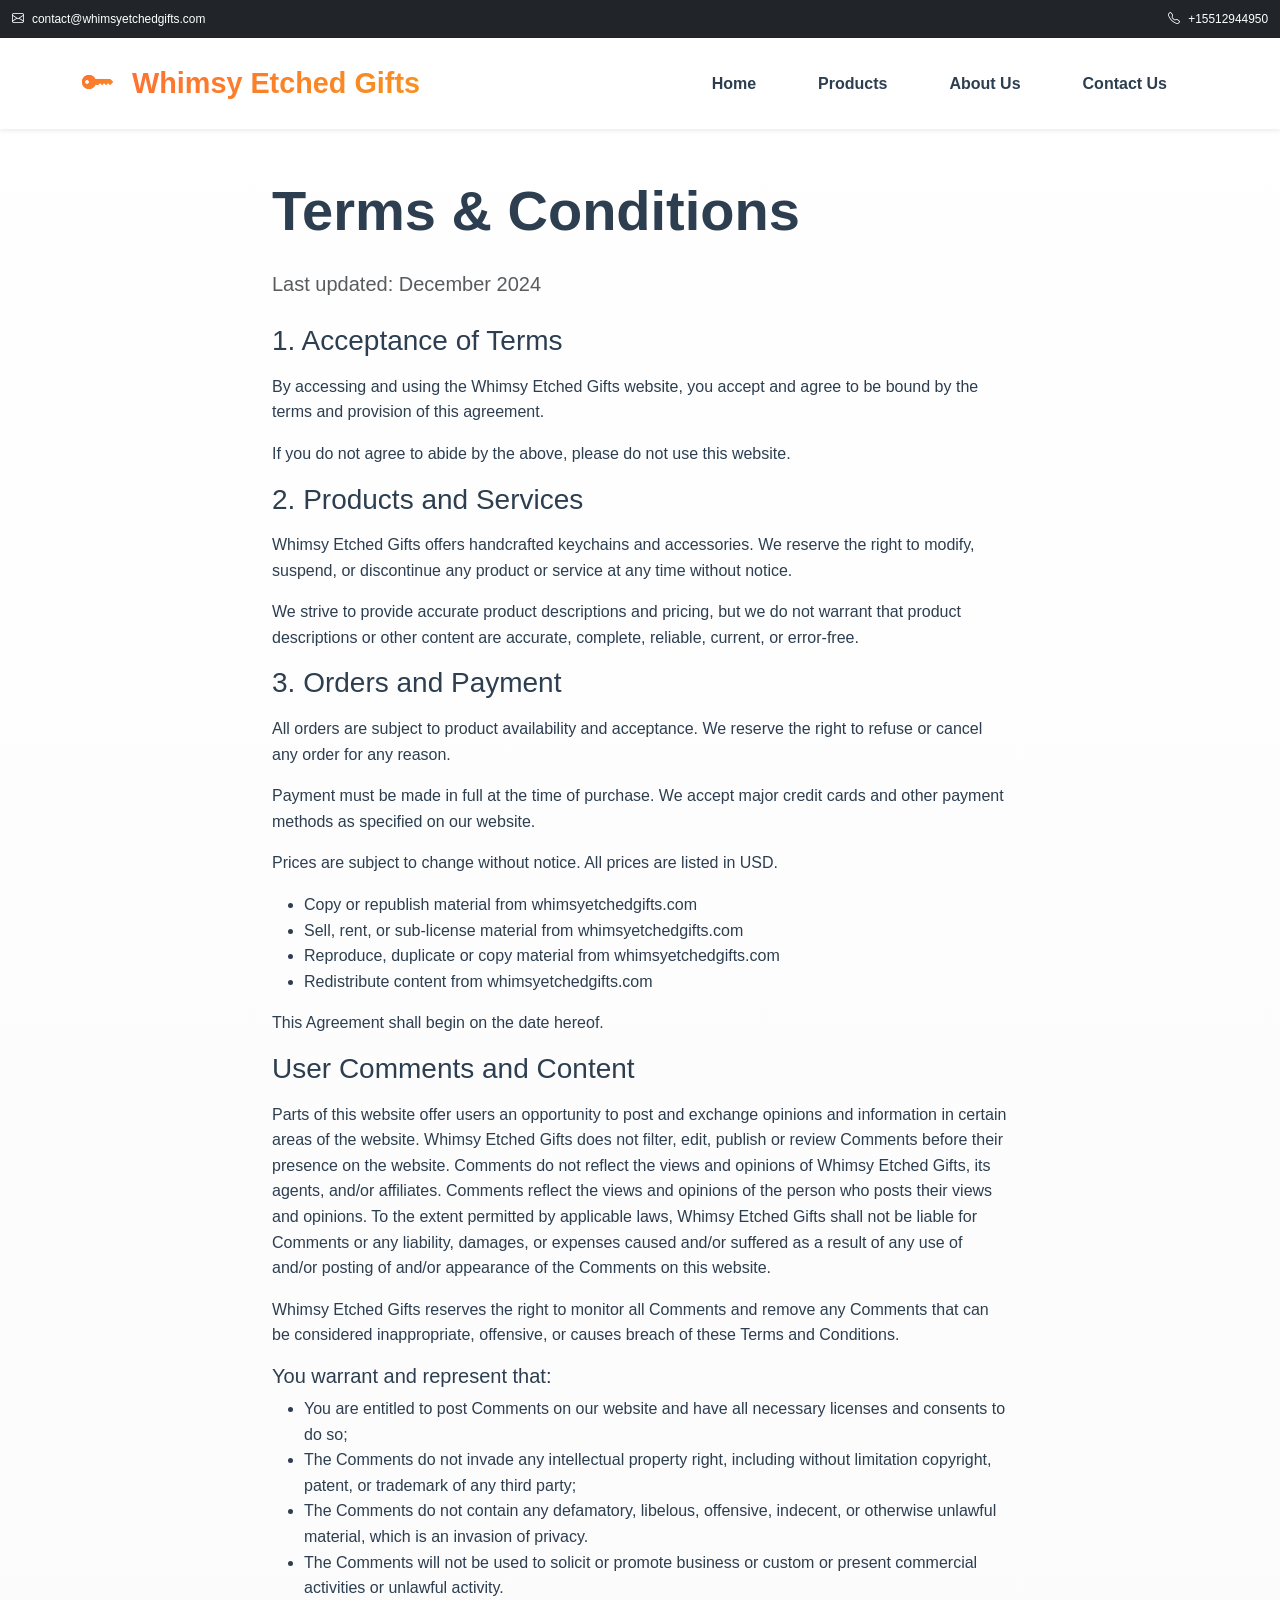
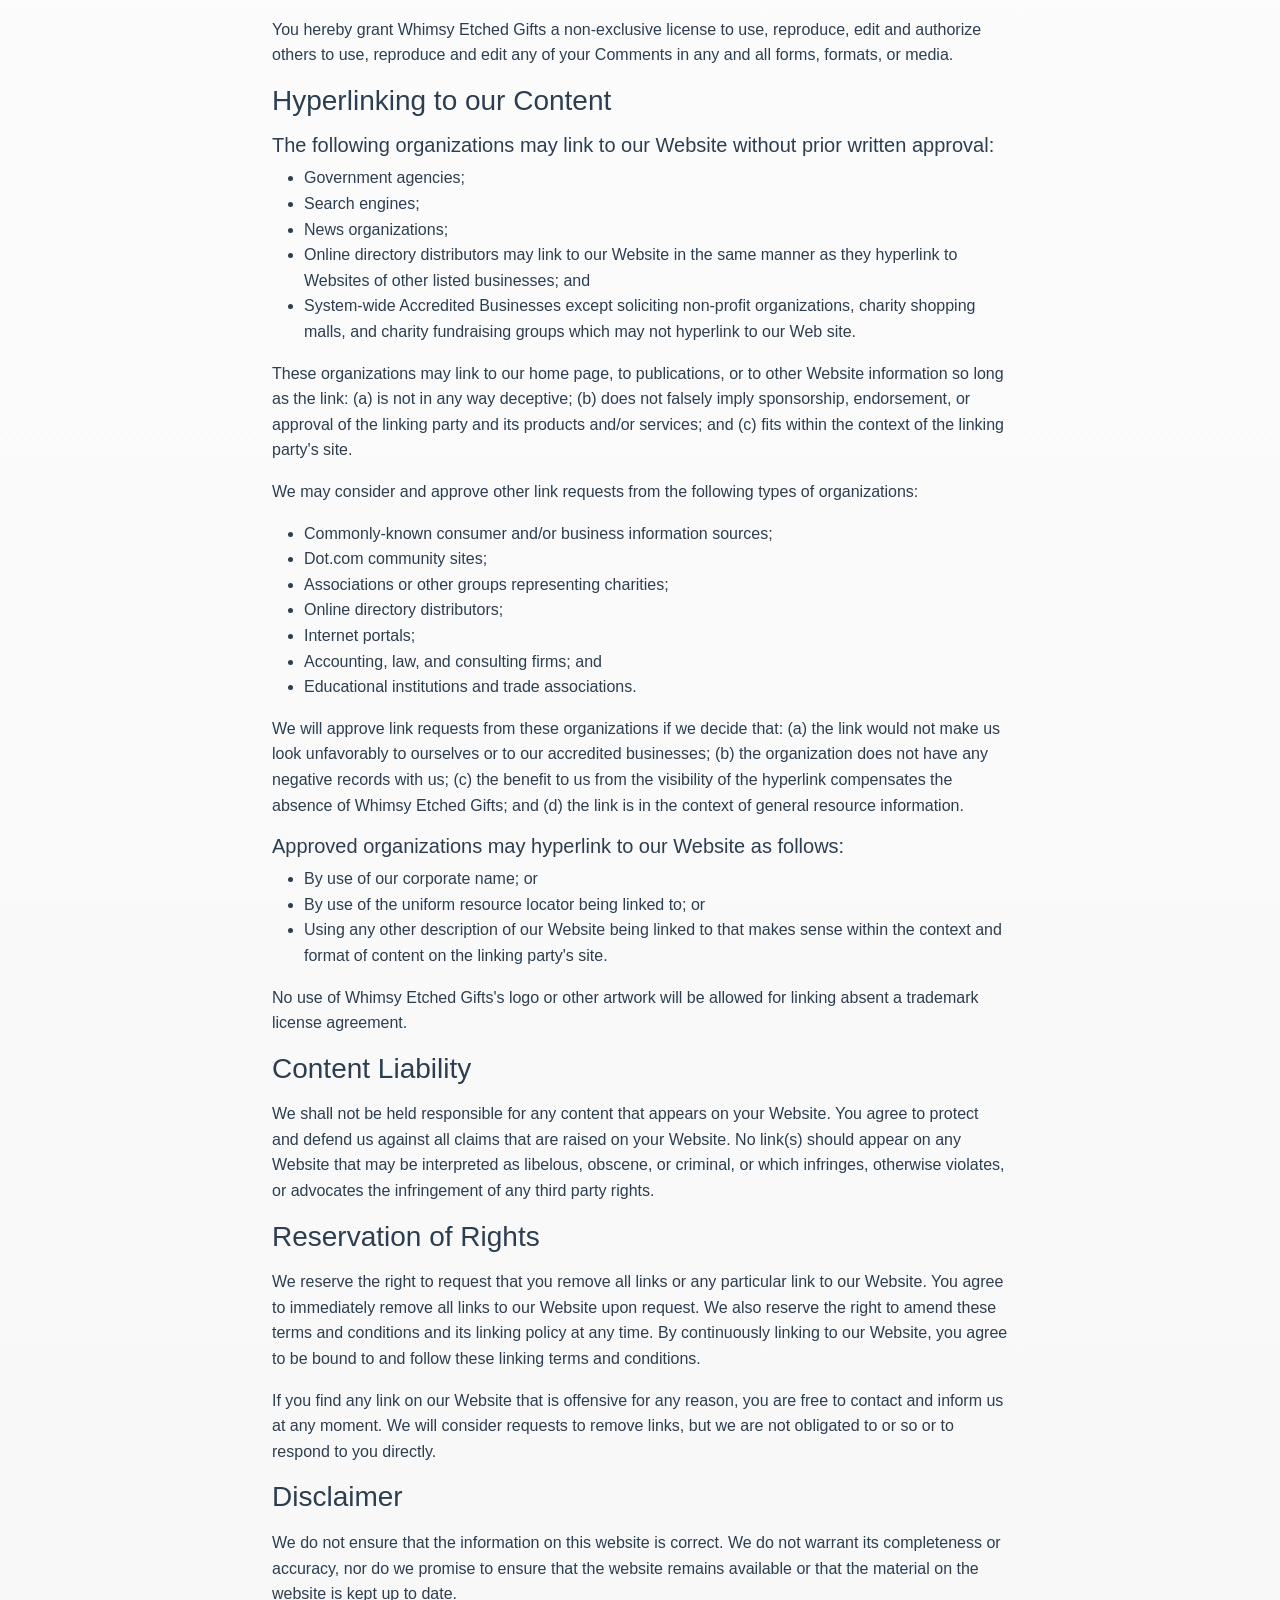
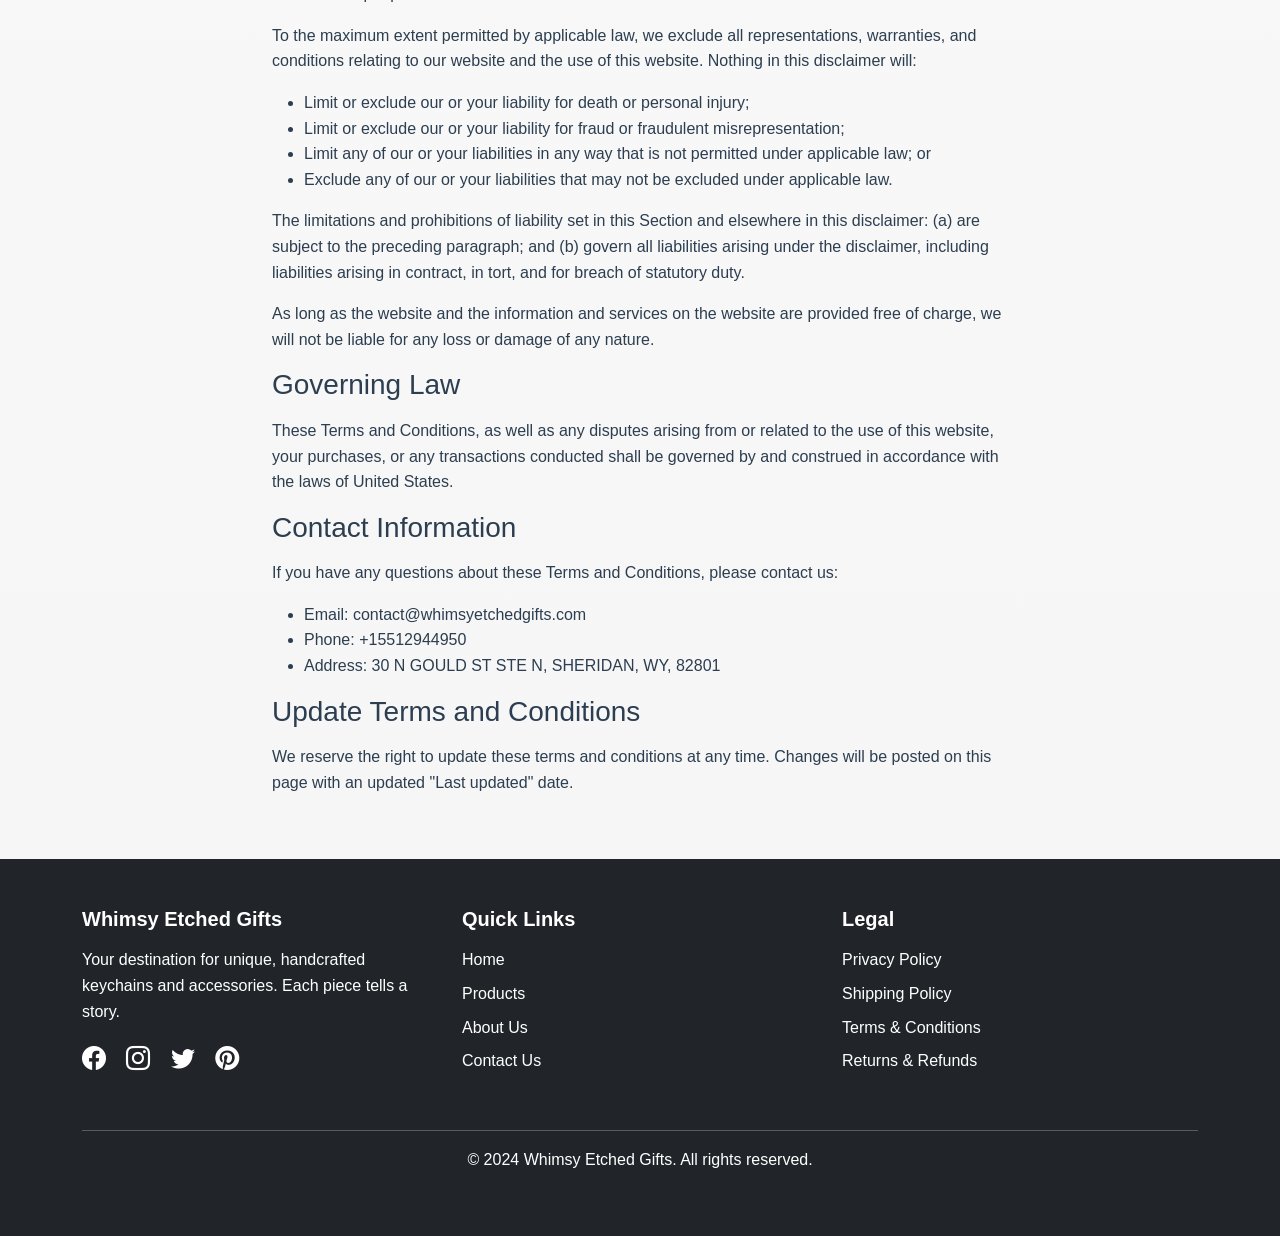
<file: terms-conditions.html>
<!DOCTYPE html>
<html lang="en">
<head>
    <meta charset="UTF-8">
    <meta name="viewport" content="width=device-width, initial-scale=1.0">
    <title>Terms & Conditions - Whimsy Etched Gifts</title>
    
    <!-- Bootstrap CSS -->
    <link href="https://cdn.jsdelivr.net/npm/bootstrap@5.3.0/dist/css/bootstrap.min.css" rel="stylesheet">
    <!-- Bootstrap Icons -->
    <link rel="stylesheet" href="https://cdn.jsdelivr.net/npm/bootstrap-icons@1.11.0/font/bootstrap-icons.css">
    <!-- Custom CSS -->
    <link rel="stylesheet" href="css/style.css">
</head>
<body>
    <!-- Top Bar -->
    <div class="top-bar bg-dark text-white py-2">
        <div class="container">
            <div class="row align-items-center">
                <div class="col-md-6">
                    <small><i class="bi bi-envelope me-2"></i>contact@whimsyetchedgifts.com</small>
                </div>
                <div class="col-md-6 text-md-end">
                    <small><i class="bi bi-telephone me-2"></i>+15512944950</small>
                </div>
            </div>
        </div>
    </div>

    <!-- Navigation -->
    <nav class="navbar navbar-expand-lg navbar-light bg-white shadow-sm sticky-top">
        <div class="container">
            <a class="navbar-brand fw-bold text-primary" href="index.html">
                <i class="bi bi-key-fill me-2"></i>Whimsy Etched Gifts
            </a>
            
            <button class="navbar-toggler" type="button" data-bs-toggle="collapse" data-bs-target="#navbarNav">
                <span class="navbar-toggler-icon"></span>
            </button>
            
            <div class="collapse navbar-collapse" id="navbarNav">
                <ul class="navbar-nav ms-auto">
                    <li class="nav-item">
                        <a class="nav-link" href="index.html">Home</a>
                    </li>
                    <li class="nav-item">
                        <a class="nav-link" href="products.html">Products</a>
                    </li>
                    <li class="nav-item">
                        <a class="nav-link" href="about.html">About Us</a>
                    </li>
                    <li class="nav-item">
                        <a class="nav-link" href="contact.html">Contact Us</a>
                    </li>
                </ul>
            </div>
        </div>
    </nav>

    <!-- Terms & Conditions Content -->
    <section class="py-5">
        <div class="container">
            <div class="row justify-content-center">
                <div class="col-lg-8">
                    <h1 class="display-4 fw-bold mb-4">Terms & Conditions</h1>
                    <p class="lead text-muted mb-4">Last updated: December 2024</p>
                    
                    <div class="content-section">
                        <h2 class="h3 mb-3">1. Acceptance of Terms</h2>
                        <p>By accessing and using the Whimsy Etched Gifts website, you accept and agree to be bound by the terms and provision of this agreement.</p>
                        <p>If you do not agree to abide by the above, please do not use this website.</p>
                    </div>

                    <div class="content-section">
                        <h2 class="h3 mb-3">2. Products and Services</h2>
                        <p>Whimsy Etched Gifts offers handcrafted keychains and accessories. We reserve the right to modify, suspend, or discontinue any product or service at any time without notice.</p>
                        <p>We strive to provide accurate product descriptions and pricing, but we do not warrant that product descriptions or other content are accurate, complete, reliable, current, or error-free.</p>
                    </div>

                    <div class="content-section">
                        <h2 class="h3 mb-3">3. Orders and Payment</h2>
                        <p>All orders are subject to product availability and acceptance. We reserve the right to refuse or cancel any order for any reason.</p>
                        <p>Payment must be made in full at the time of purchase. We accept major credit cards and other payment methods as specified on our website.</p>
                        <p>Prices are subject to change without notice. All prices are listed in USD.</p>
                        <ul>
                            <li>Copy or republish material from whimsyetchedgifts.com</li>
                            <li>Sell, rent, or sub-license material from whimsyetchedgifts.com</li>
                            <li>Reproduce, duplicate or copy material from whimsyetchedgifts.com</li>
                            <li>Redistribute content from whimsyetchedgifts.com</li>
                        </ul>
                        
                        <p>This Agreement shall begin on the date hereof.</p>
                    </div>

                    <div class="content-section">
                        <h2 class="h3 mb-3">User Comments and Content</h2>
                        <p>Parts of this website offer users an opportunity to post and exchange opinions and information in certain areas of the website. Whimsy Etched Gifts does not filter, edit, publish or review Comments before their presence on the website. Comments do not reflect the views and opinions of Whimsy Etched Gifts, its agents, and/or affiliates. Comments reflect the views and opinions of the person who posts their views and opinions. To the extent permitted by applicable laws, Whimsy Etched Gifts shall not be liable for Comments or any liability, damages, or expenses caused and/or suffered as a result of any use of and/or posting of and/or appearance of the Comments on this website.</p>
                        
                        <p>Whimsy Etched Gifts reserves the right to monitor all Comments and remove any Comments that can be considered inappropriate, offensive, or causes breach of these Terms and Conditions.</p>
                        
                        <h4 class="h5 mb-2">You warrant and represent that:</h4>
                        <ul>
                            <li>You are entitled to post Comments on our website and have all necessary licenses and consents to do so;</li>
                            <li>The Comments do not invade any intellectual property right, including without limitation copyright, patent, or trademark of any third party;</li>
                            <li>The Comments do not contain any defamatory, libelous, offensive, indecent, or otherwise unlawful material, which is an invasion of privacy.</li>
                            <li>The Comments will not be used to solicit or promote business or custom or present commercial activities or unlawful activity.</li>
                        </ul>
                        
                        <p>You hereby grant Whimsy Etched Gifts a non-exclusive license to use, reproduce, edit and authorize others to use, reproduce and edit any of your Comments in any and all forms, formats, or media.</p>
                    </div>

                    <div class="content-section">
                        <h2 class="h3 mb-3">Hyperlinking to our Content</h2>
                        <h4 class="h5 mb-2">The following organizations may link to our Website without prior written approval:</h4>
                        <ul>
                            <li>Government agencies;</li>
                            <li>Search engines;</li>
                            <li>News organizations;</li>
                            <li>Online directory distributors may link to our Website in the same manner as they hyperlink to Websites of other listed businesses; and</li>
                            <li>System-wide Accredited Businesses except soliciting non-profit organizations, charity shopping malls, and charity fundraising groups which may not hyperlink to our Web site.</li>
                        </ul>
                        
                        <p>These organizations may link to our home page, to publications, or to other Website information so long as the link: (a) is not in any way deceptive; (b) does not falsely imply sponsorship, endorsement, or approval of the linking party and its products and/or services; and (c) fits within the context of the linking party's site.</p>
                        
                        <p>We may consider and approve other link requests from the following types of organizations:</p>
                        <ul>
                            <li>Commonly-known consumer and/or business information sources;</li>
                            <li>Dot.com community sites;</li>
                            <li>Associations or other groups representing charities;</li>
                            <li>Online directory distributors;</li>
                            <li>Internet portals;</li>
                            <li>Accounting, law, and consulting firms; and</li>
                            <li>Educational institutions and trade associations.</li>
                        </ul>
                        
                        <p>We will approve link requests from these organizations if we decide that: (a) the link would not make us look unfavorably to ourselves or to our accredited businesses; (b) the organization does not have any negative records with us; (c) the benefit to us from the visibility of the hyperlink compensates the absence of Whimsy Etched Gifts; and (d) the link is in the context of general resource information.</p>
                        
                        <h4 class="h5 mb-2">Approved organizations may hyperlink to our Website as follows:</h4>
                        <ul>
                            <li>By use of our corporate name; or</li>
                            <li>By use of the uniform resource locator being linked to; or</li>
                            <li>Using any other description of our Website being linked to that makes sense within the context and format of content on the linking party's site.</li>
                        </ul>
                        
                        <p>No use of Whimsy Etched Gifts's logo or other artwork will be allowed for linking absent a trademark license agreement.</p>
                    </div>

                    <div class="content-section">
                        <h2 class="h3 mb-3">Content Liability</h2>
                        <p>We shall not be held responsible for any content that appears on your Website. You agree to protect and defend us against all claims that are raised on your Website. No link(s) should appear on any Website that may be interpreted as libelous, obscene, or criminal, or which infringes, otherwise violates, or advocates the infringement of any third party rights.</p>
                    </div>

                    <div class="content-section">
                        <h2 class="h3 mb-3">Reservation of Rights</h2>
                        <p>We reserve the right to request that you remove all links or any particular link to our Website. You agree to immediately remove all links to our Website upon request. We also reserve the right to amend these terms and conditions and its linking policy at any time. By continuously linking to our Website, you agree to be bound to and follow these linking terms and conditions.</p>
                        
                        <p>If you find any link on our Website that is offensive for any reason, you are free to contact and inform us at any moment. We will consider requests to remove links, but we are not obligated to or so or to respond to you directly.</p>
                    </div>

                    <div class="content-section">
                        <h2 class="h3 mb-3">Disclaimer</h2>
                        <p>We do not ensure that the information on this website is correct. We do not warrant its completeness or accuracy, nor do we promise to ensure that the website remains available or that the material on the website is kept up to date.</p>
                        
                        <p>To the maximum extent permitted by applicable law, we exclude all representations, warranties, and conditions relating to our website and the use of this website. Nothing in this disclaimer will:</p>
                        <ul>
                            <li>Limit or exclude our or your liability for death or personal injury;</li>
                            <li>Limit or exclude our or your liability for fraud or fraudulent misrepresentation;</li>
                            <li>Limit any of our or your liabilities in any way that is not permitted under applicable law; or</li>
                            <li>Exclude any of our or your liabilities that may not be excluded under applicable law.</li>
                        </ul>
                        
                        <p>The limitations and prohibitions of liability set in this Section and elsewhere in this disclaimer: (a) are subject to the preceding paragraph; and (b) govern all liabilities arising under the disclaimer, including liabilities arising in contract, in tort, and for breach of statutory duty.</p>
                        
                        <p>As long as the website and the information and services on the website are provided free of charge, we will not be liable for any loss or damage of any nature.</p>
                    </div>

                    <div class="content-section">
                        <h2 class="h3 mb-3">Governing Law</h2>
                        <p>These Terms and Conditions, as well as any disputes arising from or related to the use of this website, your purchases, or any transactions conducted shall be governed by and construed in accordance with the laws of United States.</p>
                    </div>

                    <div class="content-section">
                        <h2 class="h3 mb-3">Contact Information</h2>
                        <p>If you have any questions about these Terms and Conditions, please contact us:</p>
                        <ul>
                            <li>Email: contact@whimsyetchedgifts.com</li>
                            <li>Phone: +15512944950</li>
                            <li>Address: 30 N GOULD ST STE N, SHERIDAN, WY, 82801</li>
                        </ul>
                    </div>

                    <div class="content-section">
                        <h2 class="h3 mb-3">Update Terms and Conditions</h2>
                        <p>We reserve the right to update these terms and conditions at any time. Changes will be posted on this page with an updated "Last updated" date.</p>
                    </div>
                </div>
            </div>
        </div>
    </section>

    <!-- Footer -->
    <footer class="bg-dark text-white py-5">
        <div class="container">
            <div class="row">
                <div class="col-lg-4 mb-4">
                    <h5 class="mb-3">Whimsy Etched Gifts</h5>
                    <p>Your destination for unique, handcrafted keychains and accessories. Each piece tells a story.</p>
                    <div class="social-links">
                        <a href="#" class="text-white me-3"><i class="bi bi-facebook"></i></a>
                        <a href="#" class="text-white me-3"><i class="bi bi-instagram"></i></a>
                        <a href="#" class="text-white me-3"><i class="bi bi-twitter"></i></a>
                        <a href="#" class="text-white"><i class="bi bi-pinterest"></i></a>
                    </div>
                </div>
                <div class="col-lg-4 mb-4">
                    <h5 class="mb-3">Quick Links</h5>
                    <ul class="list-unstyled">
                        <li class="mb-2"><a href="index.html" class="text-white text-decoration-none">Home</a></li>
                        <li class="mb-2"><a href="products.html" class="text-white text-decoration-none">Products</a></li>
                        <li class="mb-2"><a href="about.html" class="text-white text-decoration-none">About Us</a></li>
                        <li class="mb-2"><a href="contact.html" class="text-white text-decoration-none">Contact Us</a></li>
                    </ul>
                </div>
                <div class="col-lg-4 mb-4">
                    <h5 class="mb-3">Legal</h5>
                    <ul class="list-unstyled">
                        <li class="mb-2"><a href="privacy-policy.html" class="text-white text-decoration-none">Privacy Policy</a></li>
                        <li class="mb-2"><a href="shipping-policy.html" class="text-white text-decoration-none">Shipping Policy</a></li>
                        <li class="mb-2"><a href="terms-conditions.html" class="text-white text-decoration-none">Terms & Conditions</a></li>
                        <li class="mb-2"><a href="returns-refunds.html" class="text-white text-decoration-none">Returns & Refunds</a></li>
                    </ul>
                </div>
            </div>
            <hr class="bg-white">
            <div class="text-center">
                <p>&copy; 2024 Whimsy Etched Gifts. All rights reserved.</p>
            </div>
        </div>
    </footer>

    <!-- Bootstrap JS -->
    <script src="https://cdn.jsdelivr.net/npm/bootstrap@5.3.0/dist/js/bootstrap.bundle.min.js"></script>
</body>
</html>
</file>
<file: css/style.css>
/* Global Styles */
:root {
    --primary-color: #ff6b35;
    --secondary-color: #f7931e;
    --accent-color: #ffd23f;
    --dark-color: #2c3e50;
    --light-color: #f8f9fa;
    --gradient: linear-gradient(135deg, var(--primary-color), var(--secondary-color));
    --shadow-soft: 0 10px 30px rgba(0,0,0,0.1);
    --shadow-hover: 0 20px 40px rgba(0,0,0,0.15);
}

body {
    font-family: 'Segoe UI', Tahoma, Geneva, Verdana, sans-serif;
    line-height: 1.6;
    color: var(--dark-color);
    background: linear-gradient(to bottom, #ffffff, #f5f5f5);
}

/* Modern Top Bar */
.top-bar {
    background: var(--dark-color);
    padding: 8px 0;
    font-size: 0.85rem;
}

.top-bar .container {
    max-width: 1400px;
}

/* Modern Navigation */
.navbar {
    background: white !important;
    box-shadow: 0 2px 20px rgba(0,0,0,0.08);
    padding: 15px 0;
    transition: all 0.3s ease;
}

.navbar-brand {
    font-size: 1.8rem;
    font-weight: 800;
    background: var(--gradient);
    -webkit-background-clip: text;
    -webkit-text-fill-color: transparent;
    background-clip: text;
    display: flex;
    align-items: center;
    gap: 10px;
}

.navbar-brand i {
    background: var(--gradient);
    -webkit-background-clip: text;
    -webkit-text-fill-color: transparent;
    background-clip: text;
    font-size: 2rem;
}

.navbar-nav .nav-link {
    font-weight: 600;
    color: var(--dark-color) !important;
    margin: 0 15px;
    padding: 8px 16px !important;
    border-radius: 25px;
    transition: all 0.3s ease;
    position: relative;
}

.navbar-nav .nav-link:hover {
    background: var(--gradient);
    color: white !important;
    transform: translateY(-2px);
}

.navbar-nav .nav-link.active {
    background: var(--gradient);
    color: white !important;
}

/* Cart Badge */
.navbar-nav .nav-link .badge {
    background: var(--accent-color) !important;
    color: var(--dark-color);
    font-weight: 700;
    animation: pulse 2s infinite;
}

@keyframes pulse {
    0% { transform: scale(1); }
    50% { transform: scale(1.1); }
    100% { transform: scale(1); }
}

/* Modern Hero Section */
.hero-section {
    background: linear-gradient(135deg, #667eea 0%, #764ba2 100%);
    min-height: 600px;
    display: flex;
    align-items: center;
    position: relative;
    overflow: hidden;
}

.hero-section::before {
    content: '';
    position: absolute;
    top: 0;
    left: 0;
    right: 0;
    bottom: 0;
    background: url('data:image/svg+xml,<svg xmlns="http://www.w3.org/2000/svg" viewBox="0 0 1440 320"><path fill="%23ffffff" fill-opacity="0.1" d="M0,96L48,112C96,128,192,160,288,160C384,160,480,128,576,122.7C672,117,768,139,864,154.7C960,171,1056,181,1152,165.3C1248,149,1344,107,1392,85.3L1440,64L1440,320L1392,320C1344,320,1248,320,1152,320C1056,320,960,320,864,320C768,320,672,320,576,320C480,320,384,320,288,320C192,320,96,320,48,320L0,320Z"></path></svg>') no-repeat bottom;
    background-size: cover;
}

.hero-content {
    position: relative;
    z-index: 2;
}

.hero-section h1 {
    font-size: 3.5rem;
    font-weight: 800;
    margin-bottom: 1.5rem;
    text-shadow: 2px 2px 4px rgba(0,0,0,0.3);
}

.hero-section .lead {
    font-size: 1.3rem;
    margin-bottom: 2rem;
    opacity: 0.95;
}

.hero-image {
    position: relative;
    animation: float 6s ease-in-out infinite;
}

.hero-image img {
    border-radius: 20px;
    box-shadow: var(--shadow-hover);
    border: 5px solid rgba(255,255,255,0.2);
}

@keyframes float {
    0%, 100% { transform: translateY(0px) rotate(0deg); }
    25% { transform: translateY(-20px) rotate(2deg); }
    75% { transform: translateY(-10px) rotate(-2deg); }
}

/* Modern Feature Cards */
.feature-section {
    padding: 80px 0;
    background: white;
}

.feature-card {
    background: white;
    border-radius: 20px;
    padding: 40px 30px;
    text-align: center;
    box-shadow: var(--shadow-soft);
    transition: all 0.4s ease;
    border: 2px solid transparent;
    background: linear-gradient(white, white) padding-box,
                var(--gradient) border-box;
    height: 100%;
}

.feature-card:hover {
    transform: translateY(-15px);
    box-shadow: var(--shadow-hover);
}

.feature-icon {
    width: 80px;
    height: 80px;
    margin: 0 auto 20px;
    background: var(--gradient);
    border-radius: 50%;
    display: flex;
    align-items: center;
    justify-content: center;
    font-size: 2rem;
    color: white;
    transition: all 0.3s ease;
}

.feature-card:hover .feature-icon {
    transform: scale(1.1) rotate(5deg);
}

.feature-card h4 {
    font-weight: 700;
    color: var(--dark-color);
    margin-bottom: 15px;
}

/* Modern Product Cards */
.product-card {
    border: none;
    border-radius: 20px;
    overflow: hidden;
    transition: all 0.4s ease;
    height: 100%;
    background: white;
    box-shadow: var(--shadow-soft);
}

.product-card:hover {
    transform: translateY(-10px);
    box-shadow: var(--shadow-hover);
}

.product-image {
    height: 280px;
    overflow: hidden;
    position: relative;
    background: linear-gradient(45deg, #f5f5f5, #e0e0e0);
}

.product-image img {
    width: 100%;
    height: 100%;
    object-fit: cover;
    transition: transform 0.6s ease;
}

.product-card:hover .product-image img {
    transform: scale(1.1) rotate(2deg);
}

.product-overlay {
    position: absolute;
    top: 0;
    left: 0;
    right: 0;
    bottom: 0;
    background: linear-gradient(135deg, rgba(255,107,53,0.9), rgba(247,147,30,0.9));
    display: flex;
    align-items: center;
    justify-content: center;
    opacity: 0;
    transition: all 0.4s ease;
}

.product-card:hover .product-overlay {
    opacity: 1;
}

.product-badge {
    position: absolute;
    top: 15px;
    right: 15px;
    background: var(--accent-color);
    color: var(--dark-color);
    padding: 8px 16px;
    border-radius: 25px;
    font-size: 0.75rem;
    font-weight: 700;
    text-transform: uppercase;
    letter-spacing: 1px;
    animation: bounce 2s infinite;
}

@keyframes bounce {
    0%, 20%, 50%, 80%, 100% { transform: translateY(0); }
    40% { transform: translateY(-10px); }
    60% { transform: translateY(-5px); }
}

.product-price {
    font-size: 1.8rem;
    font-weight: 800;
    color: var(--primary-color);
    background: var(--gradient);
    -webkit-background-clip: text;
    -webkit-text-fill-color: transparent;
    background-clip: text;
}

.product-old-price {
    text-decoration: line-through;
    color: #999;
    font-size: 1.1rem;
    margin-left: 10px;
}

/* Modern Buttons */
.btn-primary {
    background: var(--gradient);
    border: none;
    border-radius: 30px;
    padding: 15px 35px;
    font-weight: 700;
    font-size: 1rem;
    letter-spacing: 0.5px;
    transition: all 0.3s ease;
    text-transform: uppercase;
    position: relative;
    overflow: hidden;
}

.btn-primary::before {
    content: '';
    position: absolute;
    top: 0;
    left: -100%;
    width: 100%;
    height: 100%;
    background: linear-gradient(90deg, transparent, rgba(255,255,255,0.3), transparent);
    transition: left 0.5s ease;
}

.btn-primary:hover::before {
    left: 100%;
}

.btn-primary:hover {
    transform: translateY(-3px);
    box-shadow: 0 15px 30px rgba(255,107,53,0.4);
}

.btn-outline-primary {
    border: 2px solid var(--primary-color);
    border-radius: 30px;
    padding: 15px 35px;
    font-weight: 700;
    transition: all 0.3s ease;
    text-transform: uppercase;
}

.btn-outline-primary:hover {
    background: var(--gradient);
    transform: translateY(-3px);
    box-shadow: 0 15px 30px rgba(255,107,53,0.4);
}

/* Modern Home Layout */
.home-showcase {
    padding: 80px 0;
    background: white;
}

.showcase-grid {
    display: grid;
    grid-template-columns: repeat(auto-fit, minmax(300px, 1fr));
    gap: 30px;
    margin-top: 50px;
}

.showcase-item {
    background: white;
    border-radius: 20px;
    overflow: hidden;
    box-shadow: var(--shadow-soft);
    transition: all 0.4s ease;
}

.showcase-item:hover {
    transform: translateY(-10px);
    box-shadow: var(--shadow-hover);
}

.showcase-item img {
    width: 100%;
    height: 250px;
    object-fit: cover;
}

.showcase-content {
    padding: 30px;
}

.showcase-content h3 {
    font-weight: 700;
    color: var(--dark-color);
    margin-bottom: 15px;
}

/* Modern Stats Section */
.stats-section {
    background: var(--gradient);
    padding: 80px 0;
    color: white;
    position: relative;
    overflow: hidden;
}

.stats-section::before {
    content: '';
    position: absolute;
    top: 0;
    left: 0;
    right: 0;
    bottom: 0;
    background: url('data:image/svg+xml,<svg xmlns="http://www.w3.org/2000/svg" viewBox="0 0 1440 320"><path fill="%23ffffff" fill-opacity="0.1" d="M0,224L48,213.3C96,203,192,181,288,181.3C384,181,480,203,576,218.7C672,235,768,245,864,234.7C960,224,1056,192,1152,181.3C1248,171,1344,181,1392,186.7L1440,192L1440,320L1392,320C1344,320,1248,320,1152,320C1056,320,960,320,864,320C768,320,672,320,576,320C480,320,384,320,288,320C192,320,96,320,48,320L0,320Z"></path></svg>') no-repeat bottom;
    background-size: cover;
}

.stat-item {
    text-align: center;
    position: relative;
    z-index: 2;
}

.stat-number {
    font-size: 3.5rem;
    font-weight: 800;
    margin-bottom: 10px;
    text-shadow: 2px 2px 4px rgba(0,0,0,0.3);
}

.stat-label {
    font-size: 1.2rem;
    font-weight: 600;
    opacity: 0.95;
}

/* Cart Styles */
.cart-item {
    border-bottom: 1px solid #eee;
    padding: 1rem 0;
}

.cart-item img {
    width: 80px;
    height: 80px;
    object-fit: cover;
    border-radius: 10px;
}

.quantity-control {
    display: flex;
    align-items: center;
    gap: 10px;
}

.quantity-control button {
    width: 30px;
    height: 30px;
    border-radius: 50%;
    border: 1px solid #ddd;
    background: white;
    display: flex;
    align-items: center;
    justify-content: center;
    cursor: pointer;
    transition: all 0.3s ease;
}

.quantity-control button:hover {
    background: var(--gradient);
    color: white;
    border-color: var(--primary-color);
}

.quantity-control span {
    font-weight: 600;
    min-width: 20px;
    text-align: center;
}

/* Footer */
footer {
    background: var(--dark-color);
    padding: 60px 0 30px;
    margin-top: 0;
}

footer h5 {
    font-weight: 700;
    margin-bottom: 20px;
    color: white;
}

footer .social-links a {
    font-size: 1.5rem;
    margin-right: 15px;
    transition: all 0.3s ease;
}

footer .social-links a:hover {
    color: var(--primary-color) !important;
    transform: translateY(-3px);
}

/* Responsive */
@media (max-width: 768px) {
    .hero-section h1 {
        font-size: 2.5rem;
    }
    
    .navbar-brand {
        font-size: 1.5rem;
    }
    
    .navbar-nav .nav-link {
        margin: 5px 10px;
        padding: 8px 12px !important;
    }
    
    .feature-card {
        padding: 30px 20px;
    }
    
    .stat-number {
        font-size: 2.5rem;
    }
}

/* Animations */
.fade-in {
    animation: fadeIn 0.8s ease-in;
}

@keyframes fadeIn {
    from { opacity: 0; transform: translateY(30px); }
    to { opacity: 1; transform: translateY(0); }
}

/* Toast Notification */
.toast-container {
    position: fixed;
    top: 100px;
    right: 20px;
    z-index: 1050;
}

.custom-toast {
    background: white;
    border-radius: 15px;
    box-shadow: var(--shadow-hover);
    padding: 15px 20px;
    margin-bottom: 10px;
    display: flex;
    align-items: center;
    gap: 10px;
    animation: slideIn 0.3s ease;
    border-left: 4px solid var(--primary-color);
}

@keyframes slideIn {
    from { transform: translateX(100%); opacity: 0; }
    to { transform: translateX(0); opacity: 1; }
}

/* Scroll to Top Button */
.scroll-top {
    position: fixed;
    bottom: 30px;
    right: 30px;
    background: var(--gradient);
    color: white;
    width: 50px;
    height: 50px;
    border-radius: 50%;
    display: flex;
    align-items: center;
    justify-content: center;
    cursor: pointer;
    opacity: 0;
    visibility: hidden;
    transition: all 0.3s ease;
    z-index: 1000;
    box-shadow: var(--shadow-soft);
}

.scroll-top.show {
    opacity: 1;
    visibility: visible;
}

.scroll-top:hover {
    transform: translateY(-5px);
    box-shadow: var(--shadow-hover);
}
</file>
